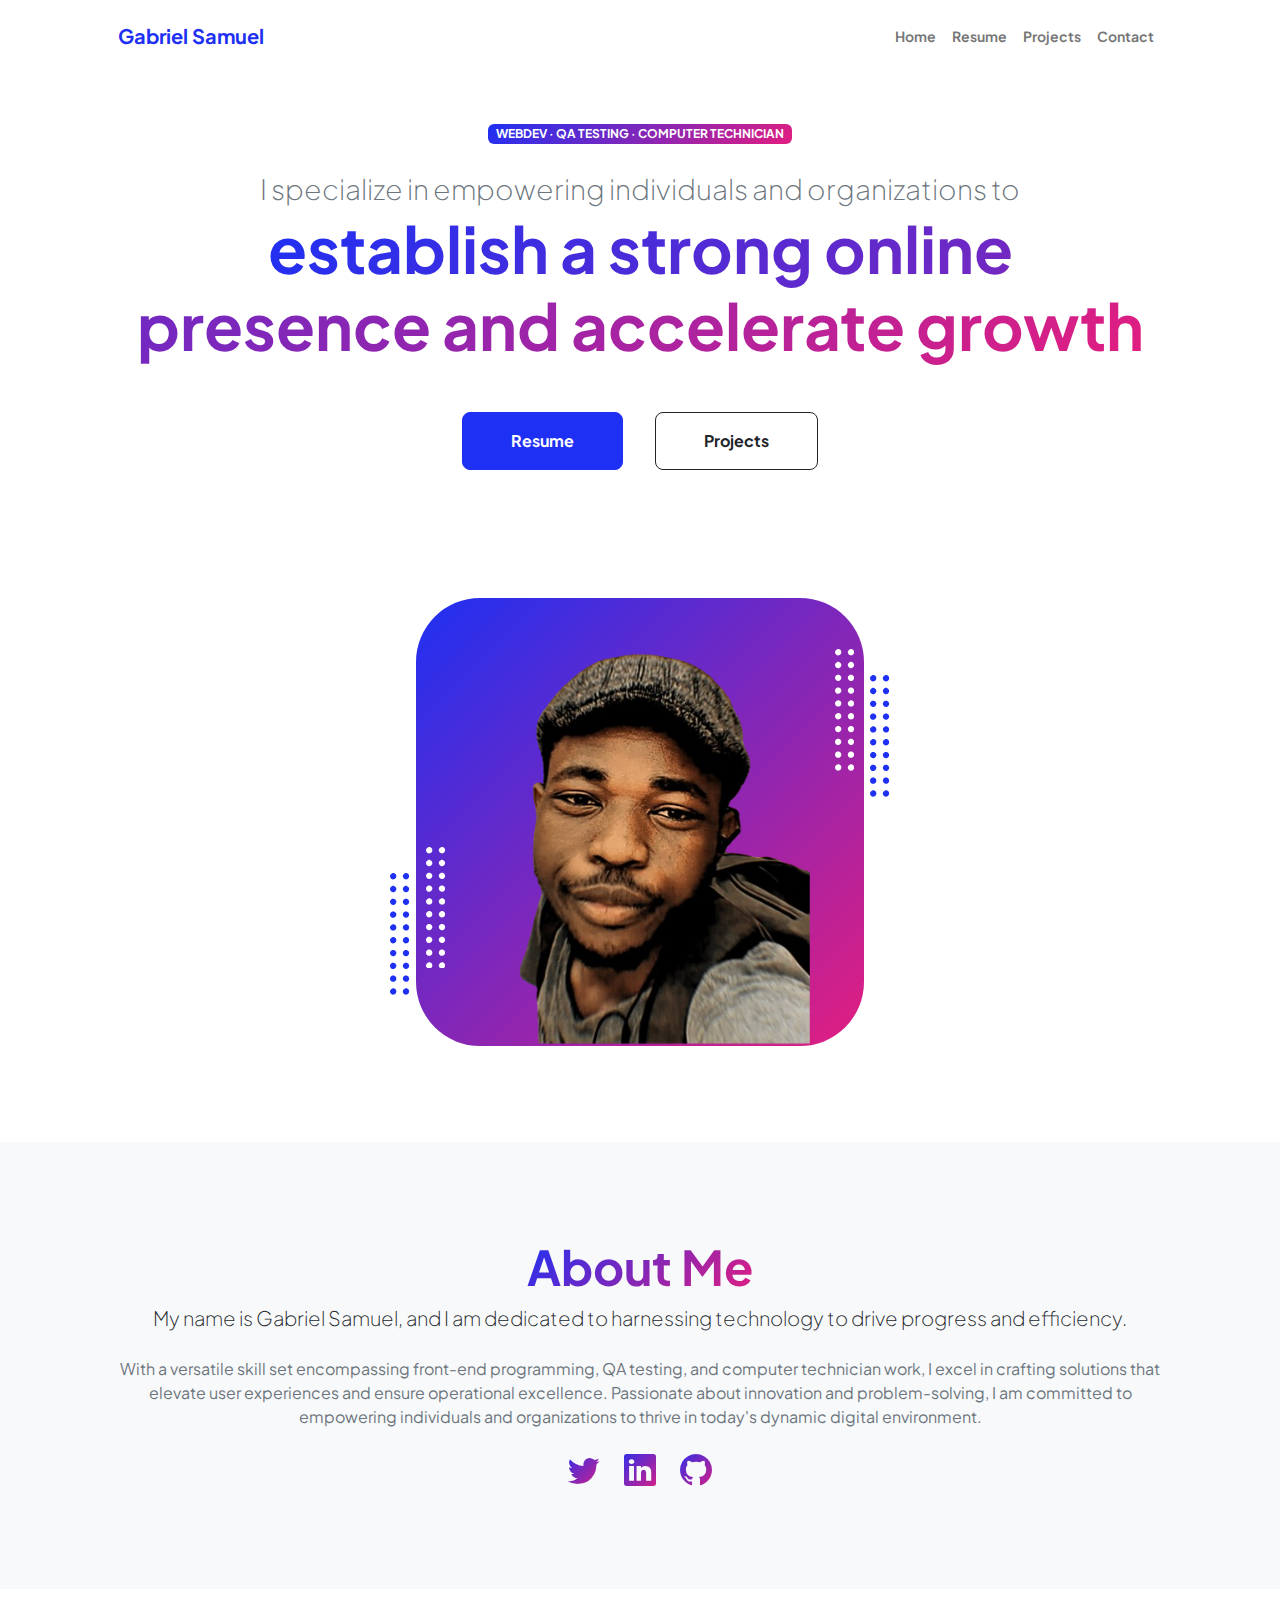
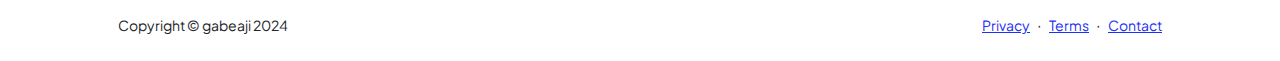
<file: index.html>
<!DOCTYPE html>
<html lang="en">
    <head>
        <meta charset="utf-8" />
        <meta name="viewport" content="width=device-width, initial-scale=1, shrink-to-fit=no" />
        <meta name="description" content="" />
        <meta name="author" content="" />
        <title>Gabriel Samuel</title>
        <!-- Favicon-->
        <link rel="icon" type="image/x-icon" href="assets/favicon.ico" />
        <!-- Custom Google font-->
        <link rel="preconnect" href="https://fonts.googleapis.com" />
        <link rel="preconnect" href="https://fonts.gstatic.com" crossorigin />
        <link href="https://fonts.googleapis.com/css2?family=Plus+Jakarta+Sans:wght@100;200;300;400;500;600;700;800;900&amp;display=swap" rel="stylesheet" />
        <!-- Bootstrap icons-->
        <link href="https://cdn.jsdelivr.net/npm/bootstrap-icons@1.8.1/font/bootstrap-icons.css" rel="stylesheet" />
        <!-- Core theme CSS (includes Bootstrap)-->
        <link href="css/styles.css" rel="stylesheet" />
    </head>
    <body class="d-flex flex-column h-100">
        <main class="flex-shrink-0">
            <!-- Navigation-->
            <nav class="navbar navbar-expand-lg navbar-light bg-white py-3">
                <div class="container px-5">
                    <a class="navbar-brand" href="index.html"><span class="fw-bolder text-primary">Gabriel Samuel</span></a>
                    <button class="navbar-toggler" type="button" data-bs-toggle="collapse" data-bs-target="#navbarSupportedContent" aria-controls="navbarSupportedContent" aria-expanded="false" aria-label="Toggle navigation"><span class="navbar-toggler-icon"></span></button>
                    <div class="collapse navbar-collapse" id="navbarSupportedContent">
                        <ul class="navbar-nav ms-auto mb-2 mb-lg-0 small fw-bolder">
                            <li class="nav-item"><a class="nav-link" href="index.html">Home</a></li>
                            <li class="nav-item"><a class="nav-link" href="resume.html">Resume</a></li>
                            <li class="nav-item"><a class="nav-link" href="projects.html">Projects</a></li>
                            <li class="nav-item"><a class="nav-link" href="contact.html">Contact</a></li>
                        </ul>
                    </div>
                </div>
            </nav>
            <!-- Header-->
            <header class="py-5">
                <div class="container px-5 pb-5">
                    <div class="row gx-5 align-items-center">
                        <div class="col-xxl-5">
                            <!-- Header text content-->
                            <div class="text-center text-xxl-start">
                                <div class="badge bg-gradient-primary-to-secondary text-white mb-4"><div class="text-uppercase">WebDev &middot; QA testing &middot; Computer Technician</div></div>
                                <div class="fs-3 fw-light text-muted">I specialize in empowering individuals and organizations to</div>
                                <h1 class="display-3 fw-bolder mb-5"><span class="text-gradient d-inline">establish a strong online presence and accelerate growth</span></h1>
                                <div class="d-grid gap-3 d-sm-flex justify-content-sm-center justify-content-xxl-start mb-3">
                                    <a class="btn btn-primary btn-lg px-5 py-3 me-sm-3 fs-6 fw-bolder" href="resume.html">Resume</a>
                                    <a class="btn btn-outline-dark btn-lg px-5 py-3 fs-6 fw-bolder" href="projects.html">Projects</a>
                                </div>
                            </div>
                        </div>
                        <div class="col-xxl-7">
                            <!-- Header profile picture-->
                            <div class="d-flex justify-content-center mt-5 mt-xxl-0">
                                <div class="profile bg-gradient-primary-to-secondary">
                                    <img class="profile-img" src="assets/profile.png" alt="..." />
                                    <div class="dots-1">
                                        <!-- SVG Dots-->
                                        <svg version="1.1" xmlns="http://www.w3.org/2000/svg" xmlns:xlink="http://www.w3.org/1999/xlink" x="0px" y="0px" viewBox="0 0 191.6 1215.4" style="enable-background: new 0 0 191.6 1215.4" xml:space="preserve">
                                            <g transform="translate(0.000000,1280.000000) scale(0.100000,-0.100000)">
                                                <path d="M227.7,12788.6c-105-35-200-141-222-248c-43-206,163-412,369-369c155,32,275,190,260,339c-11,105-90,213-190,262        C383.7,12801.6,289.7,12808.6,227.7,12788.6z"></path>
                                                <path d="M1507.7,12788.6c-151-50-253-216-222-362c25-119,136-230,254-255c194-41,395,142,375,339c-11,105-90,213-190,262        C1663.7,12801.6,1569.7,12808.6,1507.7,12788.6z"></path>
                                                <path d="M227.7,11508.6c-105-35-200-141-222-248c-43-206,163-412,369-369c155,32,275,190,260,339c-11,105-90,213-190,262        C383.7,11521.6,289.7,11528.6,227.7,11508.6z"></path>
                                                <path d="M1507.7,11508.6c-151-50-253-216-222-362c25-119,136-230,254-255c194-41,395,142,375,339c-11,105-90,213-190,262        C1663.7,11521.6,1569.7,11528.6,1507.7,11508.6z"></path>
                                                <path d="M227.7,10228.6c-105-35-200-141-222-248c-43-206,163-412,369-369c155,32,275,190,260,339c-11,105-90,213-190,262        C383.7,10241.6,289.7,10248.6,227.7,10228.6z"></path>
                                                <path d="M1507.7,10228.6c-105-35-200-141-222-248c-43-206,163-412,369-369c155,32,275,190,260,339c-11,105-90,213-190,262        C1663.7,10241.6,1569.7,10248.6,1507.7,10228.6z"></path>
                                                <path d="M227.7,8948.6c-105-35-200-141-222-248c-43-206,163-412,369-369c155,32,275,190,260,339c-11,105-90,213-190,262        C383.7,8961.6,289.7,8968.6,227.7,8948.6z"></path>
                                                <path d="M1507.7,8948.6c-105-35-200-141-222-248c-43-206,163-412,369-369c155,32,275,190,260,339c-11,105-90,213-190,262        C1663.7,8961.6,1569.7,8968.6,1507.7,8948.6z"></path>
                                                <path d="M227.7,7668.6c-105-35-200-141-222-248c-43-206,163-412,369-369c155,32,275,190,260,339c-11,105-90,213-190,262        C383.7,7681.6,289.7,7688.6,227.7,7668.6z"></path>
                                                <path d="M1507.7,7668.6c-105-35-200-141-222-248c-43-206,163-412,369-369c155,32,275,190,260,339c-11,105-90,213-190,262        C1663.7,7681.6,1569.7,7688.6,1507.7,7668.6z"></path>
                                                <path d="M227.7,6388.6c-105-35-200-141-222-248c-43-206,163-412,369-369c155,32,275,190,260,339c-11,105-90,213-190,262        C383.7,6401.6,289.7,6408.6,227.7,6388.6z"></path>
                                                <path d="M1507.7,6388.6c-105-35-200-141-222-248c-43-206,163-412,369-369c155,32,275,190,260,339c-11,105-90,213-190,262        C1663.7,6401.6,1569.7,6408.6,1507.7,6388.6z"></path>
                                                <path d="M227.7,5108.6c-105-35-200-141-222-248c-43-206,163-412,369-369c155,32,275,190,260,339c-11,105-90,213-190,262        C383.7,5121.6,289.7,5128.6,227.7,5108.6z"></path>
                                                <path d="M1507.7,5108.6c-105-35-200-141-222-248c-43-206,163-412,369-369c155,32,275,190,260,339c-11,105-90,213-190,262        C1663.7,5121.6,1569.7,5128.6,1507.7,5108.6z"></path>
                                                <path d="M227.7,3828.6c-105-35-200-141-222-248c-43-206,163-412,369-369c155,32,275,190,260,339c-11,105-90,213-190,262        C383.7,3841.6,289.7,3848.6,227.7,3828.6z"></path>
                                                <path d="M1507.7,3828.6c-105-35-200-141-222-248c-43-206,163-412,369-369c155,32,275,190,260,339c-11,105-90,213-190,262        C1663.7,3841.6,1569.7,3848.6,1507.7,3828.6z"></path>
                                                <path d="M227.7,2548.6c-105-35-200-141-222-248c-43-206,163-412,369-369c155,32,275,190,260,339c-11,105-90,213-190,262        C383.7,2561.6,289.7,2568.6,227.7,2548.6z"></path>
                                                <path d="M1507.7,2548.6c-105-35-200-141-222-248c-43-206,163-412,369-369c155,32,275,190,260,339c-11,105-90,213-190,262        C1663.7,2561.6,1569.7,2568.6,1507.7,2548.6z"></path>
                                                <path d="M227.7,1268.6c-105-35-200-141-222-248c-43-206,163-412,369-369c155,32,275,190,260,339c-11,105-90,213-190,262        C383.7,1281.6,289.7,1288.6,227.7,1268.6z"></path>
                                                <path d="M1507.7,1268.6c-105-35-200-141-222-248c-43-206,163-412,369-369c155,32,275,190,260,339c-11,105-90,213-190,262        C1663.7,1281.6,1569.7,1288.6,1507.7,1268.6z"></path>
                                            </g>
                                        </svg>
                                        <!-- END of SVG dots-->
                                    </div>
                                    <div class="dots-2">
                                        <!-- SVG Dots-->
                                        <svg version="1.1" xmlns="http://www.w3.org/2000/svg" xmlns:xlink="http://www.w3.org/1999/xlink" x="0px" y="0px" viewBox="0 0 191.6 1215.4" style="enable-background: new 0 0 191.6 1215.4" xml:space="preserve">
                                            <g transform="translate(0.000000,1280.000000) scale(0.100000,-0.100000)">
                                                <path d="M227.7,12788.6c-105-35-200-141-222-248c-43-206,163-412,369-369c155,32,275,190,260,339c-11,105-90,213-190,262        C383.7,12801.6,289.7,12808.6,227.7,12788.6z"></path>
                                                <path d="M1507.7,12788.6c-151-50-253-216-222-362c25-119,136-230,254-255c194-41,395,142,375,339c-11,105-90,213-190,262        C1663.7,12801.6,1569.7,12808.6,1507.7,12788.6z"></path>
                                                <path d="M227.7,11508.6c-105-35-200-141-222-248c-43-206,163-412,369-369c155,32,275,190,260,339c-11,105-90,213-190,262        C383.7,11521.6,289.7,11528.6,227.7,11508.6z"></path>
                                                <path d="M1507.7,11508.6c-151-50-253-216-222-362c25-119,136-230,254-255c194-41,395,142,375,339c-11,105-90,213-190,262        C1663.7,11521.6,1569.7,11528.6,1507.7,11508.6z"></path>
                                                <path d="M227.7,10228.6c-105-35-200-141-222-248c-43-206,163-412,369-369c155,32,275,190,260,339c-11,105-90,213-190,262        C383.7,10241.6,289.7,10248.6,227.7,10228.6z"></path>
                                                <path d="M1507.7,10228.6c-105-35-200-141-222-248c-43-206,163-412,369-369c155,32,275,190,260,339c-11,105-90,213-190,262        C1663.7,10241.6,1569.7,10248.6,1507.7,10228.6z"></path>
                                                <path d="M227.7,8948.6c-105-35-200-141-222-248c-43-206,163-412,369-369c155,32,275,190,260,339c-11,105-90,213-190,262        C383.7,8961.6,289.7,8968.6,227.7,8948.6z"></path>
                                                <path d="M1507.7,8948.6c-105-35-200-141-222-248c-43-206,163-412,369-369c155,32,275,190,260,339c-11,105-90,213-190,262        C1663.7,8961.6,1569.7,8968.6,1507.7,8948.6z"></path>
                                                <path d="M227.7,7668.6c-105-35-200-141-222-248c-43-206,163-412,369-369c155,32,275,190,260,339c-11,105-90,213-190,262        C383.7,7681.6,289.7,7688.6,227.7,7668.6z"></path>
                                                <path d="M1507.7,7668.6c-105-35-200-141-222-248c-43-206,163-412,369-369c155,32,275,190,260,339c-11,105-90,213-190,262        C1663.7,7681.6,1569.7,7688.6,1507.7,7668.6z"></path>
                                                <path d="M227.7,6388.6c-105-35-200-141-222-248c-43-206,163-412,369-369c155,32,275,190,260,339c-11,105-90,213-190,262        C383.7,6401.6,289.7,6408.6,227.7,6388.6z"></path>
                                                <path d="M1507.7,6388.6c-105-35-200-141-222-248c-43-206,163-412,369-369c155,32,275,190,260,339c-11,105-90,213-190,262        C1663.7,6401.6,1569.7,6408.6,1507.7,6388.6z"></path>
                                                <path d="M227.7,5108.6c-105-35-200-141-222-248c-43-206,163-412,369-369c155,32,275,190,260,339c-11,105-90,213-190,262        C383.7,5121.6,289.7,5128.6,227.7,5108.6z"></path>
                                                <path d="M1507.7,5108.6c-105-35-200-141-222-248c-43-206,163-412,369-369c155,32,275,190,260,339c-11,105-90,213-190,262        C1663.7,5121.6,1569.7,5128.6,1507.7,5108.6z"></path>
                                                <path d="M227.7,3828.6c-105-35-200-141-222-248c-43-206,163-412,369-369c155,32,275,190,260,339c-11,105-90,213-190,262        C383.7,3841.6,289.7,3848.6,227.7,3828.6z"></path>
                                                <path d="M1507.7,3828.6c-105-35-200-141-222-248c-43-206,163-412,369-369c155,32,275,190,260,339c-11,105-90,213-190,262        C1663.7,3841.6,1569.7,3848.6,1507.7,3828.6z"></path>
                                                <path d="M227.7,2548.6c-105-35-200-141-222-248c-43-206,163-412,369-369c155,32,275,190,260,339c-11,105-90,213-190,262        C383.7,2561.6,289.7,2568.6,227.7,2548.6z"></path>
                                                <path d="M1507.7,2548.6c-105-35-200-141-222-248c-43-206,163-412,369-369c155,32,275,190,260,339c-11,105-90,213-190,262        C1663.7,2561.6,1569.7,2568.6,1507.7,2548.6z"></path>
                                                <path d="M227.7,1268.6c-105-35-200-141-222-248c-43-206,163-412,369-369c155,32,275,190,260,339c-11,105-90,213-190,262        C383.7,1281.6,289.7,1288.6,227.7,1268.6z"></path>
                                                <path d="M1507.7,1268.6c-105-35-200-141-222-248c-43-206,163-412,369-369c155,32,275,190,260,339c-11,105-90,213-190,262        C1663.7,1281.6,1569.7,1288.6,1507.7,1268.6z"></path>
                                            </g>
                                        </svg>
                                        <!-- END of SVG dots-->
                                    </div>
                                    <div class="dots-3">
                                        <!-- SVG Dots-->
                                        <svg version="1.1" xmlns="http://www.w3.org/2000/svg" xmlns:xlink="http://www.w3.org/1999/xlink" x="0px" y="0px" viewBox="0 0 191.6 1215.4" style="enable-background: new 0 0 191.6 1215.4" xml:space="preserve">
                                            <g transform="translate(0.000000,1280.000000) scale(0.100000,-0.100000)">
                                                <path d="M227.7,12788.6c-105-35-200-141-222-248c-43-206,163-412,369-369c155,32,275,190,260,339c-11,105-90,213-190,262        C383.7,12801.6,289.7,12808.6,227.7,12788.6z"></path>
                                                <path d="M1507.7,12788.6c-151-50-253-216-222-362c25-119,136-230,254-255c194-41,395,142,375,339c-11,105-90,213-190,262        C1663.7,12801.6,1569.7,12808.6,1507.7,12788.6z"></path>
                                                <path d="M227.7,11508.6c-105-35-200-141-222-248c-43-206,163-412,369-369c155,32,275,190,260,339c-11,105-90,213-190,262        C383.7,11521.6,289.7,11528.6,227.7,11508.6z"></path>
                                                <path d="M1507.7,11508.6c-151-50-253-216-222-362c25-119,136-230,254-255c194-41,395,142,375,339c-11,105-90,213-190,262        C1663.7,11521.6,1569.7,11528.6,1507.7,11508.6z"></path>
                                                <path d="M227.7,10228.6c-105-35-200-141-222-248c-43-206,163-412,369-369c155,32,275,190,260,339c-11,105-90,213-190,262        C383.7,10241.6,289.7,10248.6,227.7,10228.6z"></path>
                                                <path d="M1507.7,10228.6c-105-35-200-141-222-248c-43-206,163-412,369-369c155,32,275,190,260,339c-11,105-90,213-190,262        C1663.7,10241.6,1569.7,10248.6,1507.7,10228.6z"></path>
                                                <path d="M227.7,8948.6c-105-35-200-141-222-248c-43-206,163-412,369-369c155,32,275,190,260,339c-11,105-90,213-190,262        C383.7,8961.6,289.7,8968.6,227.7,8948.6z"></path>
                                                <path d="M1507.7,8948.6c-105-35-200-141-222-248c-43-206,163-412,369-369c155,32,275,190,260,339c-11,105-90,213-190,262        C1663.7,8961.6,1569.7,8968.6,1507.7,8948.6z"></path>
                                                <path d="M227.7,7668.6c-105-35-200-141-222-248c-43-206,163-412,369-369c155,32,275,190,260,339c-11,105-90,213-190,262        C383.7,7681.6,289.7,7688.6,227.7,7668.6z"></path>
                                                <path d="M1507.7,7668.6c-105-35-200-141-222-248c-43-206,163-412,369-369c155,32,275,190,260,339c-11,105-90,213-190,262        C1663.7,7681.6,1569.7,7688.6,1507.7,7668.6z"></path>
                                                <path d="M227.7,6388.6c-105-35-200-141-222-248c-43-206,163-412,369-369c155,32,275,190,260,339c-11,105-90,213-190,262        C383.7,6401.6,289.7,6408.6,227.7,6388.6z"></path>
                                                <path d="M1507.7,6388.6c-105-35-200-141-222-248c-43-206,163-412,369-369c155,32,275,190,260,339c-11,105-90,213-190,262        C1663.7,6401.6,1569.7,6408.6,1507.7,6388.6z"></path>
                                                <path d="M227.7,5108.6c-105-35-200-141-222-248c-43-206,163-412,369-369c155,32,275,190,260,339c-11,105-90,213-190,262        C383.7,5121.6,289.7,5128.6,227.7,5108.6z"></path>
                                                <path d="M1507.7,5108.6c-105-35-200-141-222-248c-43-206,163-412,369-369c155,32,275,190,260,339c-11,105-90,213-190,262        C1663.7,5121.6,1569.7,5128.6,1507.7,5108.6z"></path>
                                                <path d="M227.7,3828.6c-105-35-200-141-222-248c-43-206,163-412,369-369c155,32,275,190,260,339c-11,105-90,213-190,262        C383.7,3841.6,289.7,3848.6,227.7,3828.6z"></path>
                                                <path d="M1507.7,3828.6c-105-35-200-141-222-248c-43-206,163-412,369-369c155,32,275,190,260,339c-11,105-90,213-190,262        C1663.7,3841.6,1569.7,3848.6,1507.7,3828.6z"></path>
                                                <path d="M227.7,2548.6c-105-35-200-141-222-248c-43-206,163-412,369-369c155,32,275,190,260,339c-11,105-90,213-190,262        C383.7,2561.6,289.7,2568.6,227.7,2548.6z"></path>
                                                <path d="M1507.7,2548.6c-105-35-200-141-222-248c-43-206,163-412,369-369c155,32,275,190,260,339c-11,105-90,213-190,262        C1663.7,2561.6,1569.7,2568.6,1507.7,2548.6z"></path>
                                                <path d="M227.7,1268.6c-105-35-200-141-222-248c-43-206,163-412,369-369c155,32,275,190,260,339c-11,105-90,213-190,262        C383.7,1281.6,289.7,1288.6,227.7,1268.6z"></path>
                                                <path d="M1507.7,1268.6c-105-35-200-141-222-248c-43-206,163-412,369-369c155,32,275,190,260,339c-11,105-90,213-190,262        C1663.7,1281.6,1569.7,1288.6,1507.7,1268.6z"></path>
                                            </g>
                                        </svg>
                                        <!-- END of SVG dots-->
                                    </div>
                                    <div class="dots-4">
                                        <!-- SVG Dots-->
                                        <svg version="1.1" xmlns="http://www.w3.org/2000/svg" xmlns:xlink="http://www.w3.org/1999/xlink" x="0px" y="0px" viewBox="0 0 191.6 1215.4" style="enable-background: new 0 0 191.6 1215.4" xml:space="preserve">
                                            <g transform="translate(0.000000,1280.000000) scale(0.100000,-0.100000)">
                                                <path d="M227.7,12788.6c-105-35-200-141-222-248c-43-206,163-412,369-369c155,32,275,190,260,339c-11,105-90,213-190,262        C383.7,12801.6,289.7,12808.6,227.7,12788.6z"></path>
                                                <path d="M1507.7,12788.6c-151-50-253-216-222-362c25-119,136-230,254-255c194-41,395,142,375,339c-11,105-90,213-190,262        C1663.7,12801.6,1569.7,12808.6,1507.7,12788.6z"></path>
                                                <path d="M227.7,11508.6c-105-35-200-141-222-248c-43-206,163-412,369-369c155,32,275,190,260,339c-11,105-90,213-190,262        C383.7,11521.6,289.7,11528.6,227.7,11508.6z"></path>
                                                <path d="M1507.7,11508.6c-151-50-253-216-222-362c25-119,136-230,254-255c194-41,395,142,375,339c-11,105-90,213-190,262        C1663.7,11521.6,1569.7,11528.6,1507.7,11508.6z"></path>
                                                <path d="M227.7,10228.6c-105-35-200-141-222-248c-43-206,163-412,369-369c155,32,275,190,260,339c-11,105-90,213-190,262        C383.7,10241.6,289.7,10248.6,227.7,10228.6z"></path>
                                                <path d="M1507.7,10228.6c-105-35-200-141-222-248c-43-206,163-412,369-369c155,32,275,190,260,339c-11,105-90,213-190,262        C1663.7,10241.6,1569.7,10248.6,1507.7,10228.6z"></path>
                                                <path d="M227.7,8948.6c-105-35-200-141-222-248c-43-206,163-412,369-369c155,32,275,190,260,339c-11,105-90,213-190,262        C383.7,8961.6,289.7,8968.6,227.7,8948.6z"></path>
                                                <path d="M1507.7,8948.6c-105-35-200-141-222-248c-43-206,163-412,369-369c155,32,275,190,260,339c-11,105-90,213-190,262        C1663.7,8961.6,1569.7,8968.6,1507.7,8948.6z"></path>
                                                <path d="M227.7,7668.6c-105-35-200-141-222-248c-43-206,163-412,369-369c155,32,275,190,260,339c-11,105-90,213-190,262        C383.7,7681.6,289.7,7688.6,227.7,7668.6z"></path>
                                                <path d="M1507.7,7668.6c-105-35-200-141-222-248c-43-206,163-412,369-369c155,32,275,190,260,339c-11,105-90,213-190,262        C1663.7,7681.6,1569.7,7688.6,1507.7,7668.6z"></path>
                                                <path d="M227.7,6388.6c-105-35-200-141-222-248c-43-206,163-412,369-369c155,32,275,190,260,339c-11,105-90,213-190,262        C383.7,6401.6,289.7,6408.6,227.7,6388.6z"></path>
                                                <path d="M1507.7,6388.6c-105-35-200-141-222-248c-43-206,163-412,369-369c155,32,275,190,260,339c-11,105-90,213-190,262        C1663.7,6401.6,1569.7,6408.6,1507.7,6388.6z"></path>
                                                <path d="M227.7,5108.6c-105-35-200-141-222-248c-43-206,163-412,369-369c155,32,275,190,260,339c-11,105-90,213-190,262        C383.7,5121.6,289.7,5128.6,227.7,5108.6z"></path>
                                                <path d="M1507.7,5108.6c-105-35-200-141-222-248c-43-206,163-412,369-369c155,32,275,190,260,339c-11,105-90,213-190,262        C1663.7,5121.6,1569.7,5128.6,1507.7,5108.6z"></path>
                                                <path d="M227.7,3828.6c-105-35-200-141-222-248c-43-206,163-412,369-369c155,32,275,190,260,339c-11,105-90,213-190,262        C383.7,3841.6,289.7,3848.6,227.7,3828.6z"></path>
                                                <path d="M1507.7,3828.6c-105-35-200-141-222-248c-43-206,163-412,369-369c155,32,275,190,260,339c-11,105-90,213-190,262        C1663.7,3841.6,1569.7,3848.6,1507.7,3828.6z"></path>
                                                <path d="M227.7,2548.6c-105-35-200-141-222-248c-43-206,163-412,369-369c155,32,275,190,260,339c-11,105-90,213-190,262        C383.7,2561.6,289.7,2568.6,227.7,2548.6z"></path>
                                                <path d="M1507.7,2548.6c-105-35-200-141-222-248c-43-206,163-412,369-369c155,32,275,190,260,339c-11,105-90,213-190,262        C1663.7,2561.6,1569.7,2568.6,1507.7,2548.6z"></path>
                                                <path d="M227.7,1268.6c-105-35-200-141-222-248c-43-206,163-412,369-369c155,32,275,190,260,339c-11,105-90,213-190,262        C383.7,1281.6,289.7,1288.6,227.7,1268.6z"></path>
                                                <path d="M1507.7,1268.6c-105-35-200-141-222-248c-43-206,163-412,369-369c155,32,275,190,260,339c-11,105-90,213-190,262        C1663.7,1281.6,1569.7,1288.6,1507.7,1268.6z"></path>
                                            </g>
                                        </svg>
                                        <!-- END of SVG dots-->
                                    </div>
                                </div>
                            </div>
                        </div>
                    </div>
                </div>
            </header>
            <!-- About Section-->
            <section class="bg-light py-5">
                <div class="container px-5">
                    <div class="row gx-5 justify-content-center">
                        <div class="col-xxl-8">
                            <div class="text-center my-5">
                                <h2 class="display-5 fw-bolder"><span class="text-gradient d-inline">About Me</span></h2>
                                <p class="lead fw-light mb-4">My name is Gabriel Samuel, and I am dedicated to harnessing technology to drive progress and efficiency.</p>
                                <p class="text-muted">With a versatile skill set encompassing front-end programming, QA testing, and computer technician work, I excel in crafting solutions that elevate user experiences and ensure operational excellence. Passionate about innovation and problem-solving, I am committed to empowering individuals and organizations to thrive in today's dynamic digital environment.</p>
                                <div class="d-flex justify-content-center fs-2 gap-4">
                                    <a class="text-gradient" href="#!"><i class="bi bi-twitter"></i></a>
                                    <a class="text-gradient" href="#!"><i class="bi bi-linkedin"></i></a>
                                    <a class="text-gradient" href="#!"><i class="bi bi-github"></i></a>
                                </div>
                            </div>
                        </div>
                    </div>
                </div>
            </section>
        </main>
        <!-- Footer-->
        <footer class="bg-white py-4 mt-auto">
            <div class="container px-5">
                <div class="row align-items-center justify-content-between flex-column flex-sm-row">
                    <div class="col-auto"><div class="small m-0">Copyright &copy; gabeaji 2024</div></div>
                    <div class="col-auto">
                        <a class="small" href="#!">Privacy</a>
                        <span class="mx-1">&middot;</span>
                        <a class="small" href="#!">Terms</a>
                        <span class="mx-1">&middot;</span>
                        <a class="small" href="#!">Contact</a>
                    </div>
                </div>
            </div>
        </footer>
        <!-- Bootstrap core JS-->
        <script src="https://cdn.jsdelivr.net/npm/bootstrap@5.2.3/dist/js/bootstrap.bundle.min.js"></script>
        <!-- Core theme JS-->
        <script src="js/scripts.js"></script>
    </body>
</html>
</file>
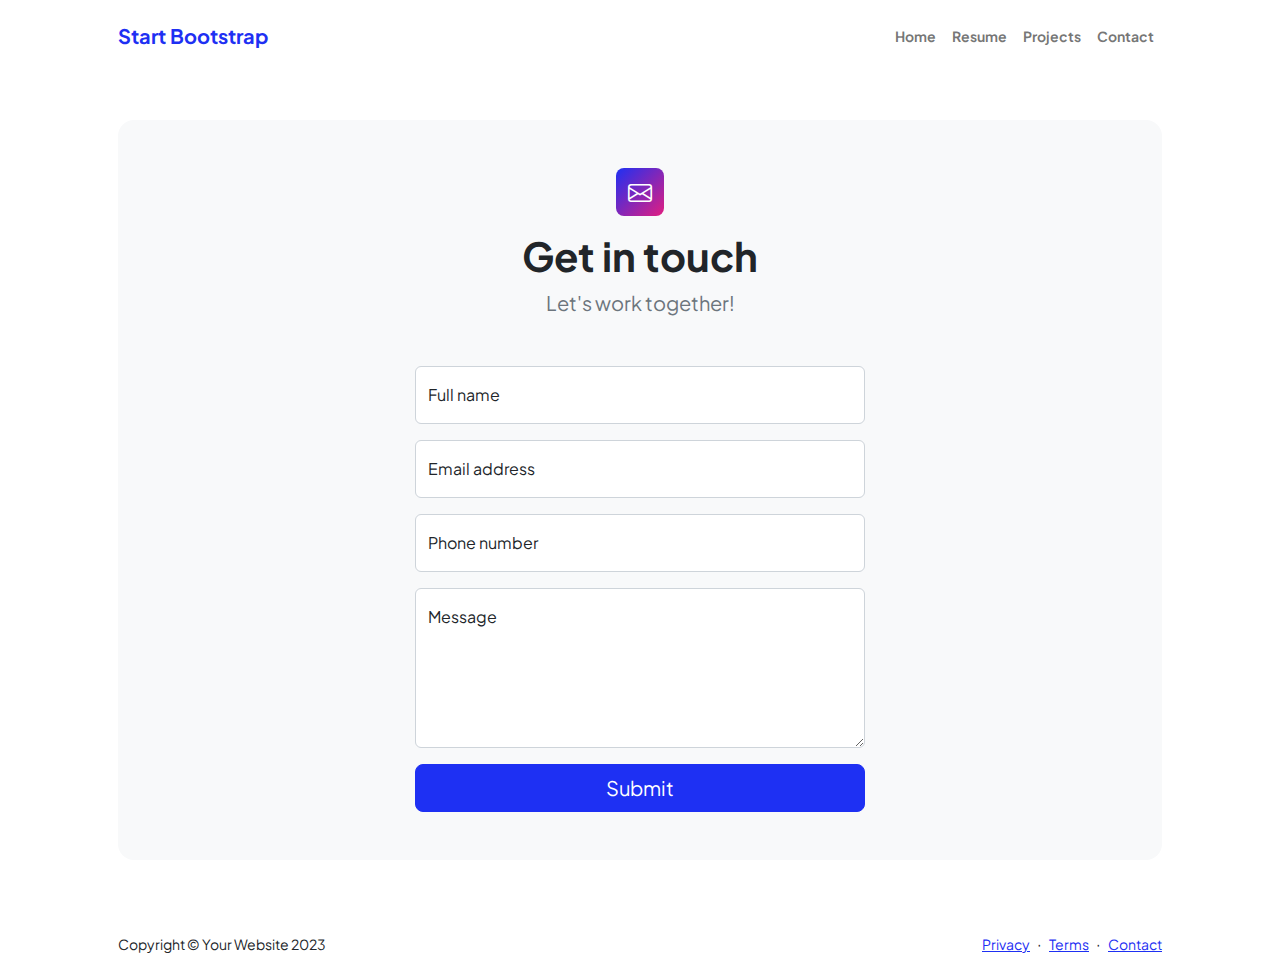
<file: contact.html>
<!DOCTYPE html>
<html lang="en">
<head>
    <meta charset="utf-8" />
    <meta name="viewport" content="width=device-width, initial-scale=1, shrink-to-fit=no" />
    <meta name="description" content />
    <meta name="author" content />
    <title>Gabriel Samuel's portfolio website</title>
    <!-- Favicon-->
    <link rel="icon" type="image/x-icon" href="assets/favicon.ico" />
    <!-- Custom Google font-->
    <link rel="preconnect" href="https://fonts.googleapis.com" />
    <link rel="preconnect" href="https://fonts.gstatic.com" crossorigin />
    <link href="https://fonts.googleapis.com/css2?family=Plus+Jakarta+Sans:wght@100;200;300;400;500;600;700;800;900&amp;display=swap" rel="stylesheet" />
    <!-- Bootstrap icons-->
    <link href="https://cdn.jsdelivr.net/npm/bootstrap-icons@1.8.1/font/bootstrap-icons.css" rel="stylesheet" />
    <!-- Core theme CSS (includes Bootstrap)-->
    <link href="css/styles.css" rel="stylesheet" />
</head>
<body class="d-flex flex-column">
<main class="flex-shrink-0">
    <!-- Navigation-->
    <nav class="navbar navbar-expand-lg navbar-light bg-white py-3">
        <div class="container px-5">
            <a class="navbar-brand" href="index.html"><span class="fw-bolder text-primary">Start Bootstrap</span></a>
            <button class="navbar-toggler" type="button" data-bs-toggle="collapse" data-bs-target="#navbarSupportedContent" aria-controls="navbarSupportedContent" aria-expanded="false" aria-label="Toggle navigation"><span class="navbar-toggler-icon"></span></button>
            <div class="collapse navbar-collapse" id="navbarSupportedContent">
                <ul class="navbar-nav ms-auto mb-2 mb-lg-0 small fw-bolder">
                    <li class="nav-item"><a class="nav-link" href="index.html">Home</a></li>
                    <li class="nav-item"><a class="nav-link" href="resume.html">Resume</a></li>
                    <li class="nav-item"><a class="nav-link" href="projects.html">Projects</a></li>
                    <li class="nav-item"><a class="nav-link" href="contact.php">Contact</a></li>
                </ul>
            </div>
        </div>
    </nav>
    <!-- Page content-->
    <section class="py-5">
        <div class="container px-5">
            <!-- Contact form-->
            <div class="bg-light rounded-4 py-5 px-4 px-md-5">
                <div class="text-center mb-5">
                    <div class="feature bg-primary bg-gradient-primary-to-secondary text-white rounded-3 mb-3"><i class="bi bi-envelope"></i></div>
                    <h1 class="fw-bolder">Get in touch</h1>
                    <p class="lead fw-normal text-muted mb-0">Let's work together!</p>
                </div>
                <div class="row gx-5 justify-content-center">
                    <div class="col-lg-8 col-xl-6">
                        <form id="contactForm" action="process-form.php" method="post">
                            <!-- Name input-->
                            <div class="form-floating mb-3">
                                <input class="form-control" id="name" name="name" type="text" placeholder="Enter your name..." />
                                <label for="name">Full name</label>
                            </div>
                            <!-- Email address input-->
                            <div class="form-floating mb-3">
                                <input class="form-control" id="email" name="email" type="email" placeholder="name@example.com" />
                                <label for="email">Email address</label>
                            </div>
                            <!-- Phone number input-->
                            <div class="form-floating mb-3">
                                <input class="form-control" id="phone" name="phone" type="tel" placeholder="(123) 456-7890" />
                                <label for="phone">Phone number</label>
                            </div>
                            <!-- Message input-->
                            <div class="form-floating mb-3">
                                <textarea class="form-control" id="message" name="message" type="text" placeholder="Enter your message here..." style="height: 10rem"></textarea>
                                <label for="message">Message</label>
                            </div>
                            <!-- Submit Button-->
                            <div class="d-grid">
                                <button class="btn btn-primary btn-lg" id="submitButton" type="submit">Submit</button>
                            </div>
                        </form>
                    </div>
                </div>
            </div>
        </div>
    </section>
</main>
<!-- Footer-->
<footer class="bg-white py-4 mt-auto">
    <div class="container px-5">
        <div class="row align-items-center justify-content-between flex-column flex-sm-row">
            <div class="col-auto"><div class="small m-0">Copyright &copy; Your Website 2023</div></div>
            <div class="col-auto">
                <a class="small" href="#!">Privacy</a>
                <span class="mx-1">&middot;</span>
                <a class="small" href="#!">Terms</a>
                <span class="mx-1">&middot;</span>
                <a class="small" href="#!">Contact</a>
            </div>
        </div>
    </div>
</footer>
<!-- Bootstrap core JS-->
<script src="https://cdn.jsdelivr.net/npm/bootstrap@5.2.3/dist/js/bootstrap.bundle.min.js"></script>
<!-- Core theme JS-->
<script src="js/scripts.js"></script>
</body>
</html>
</file>
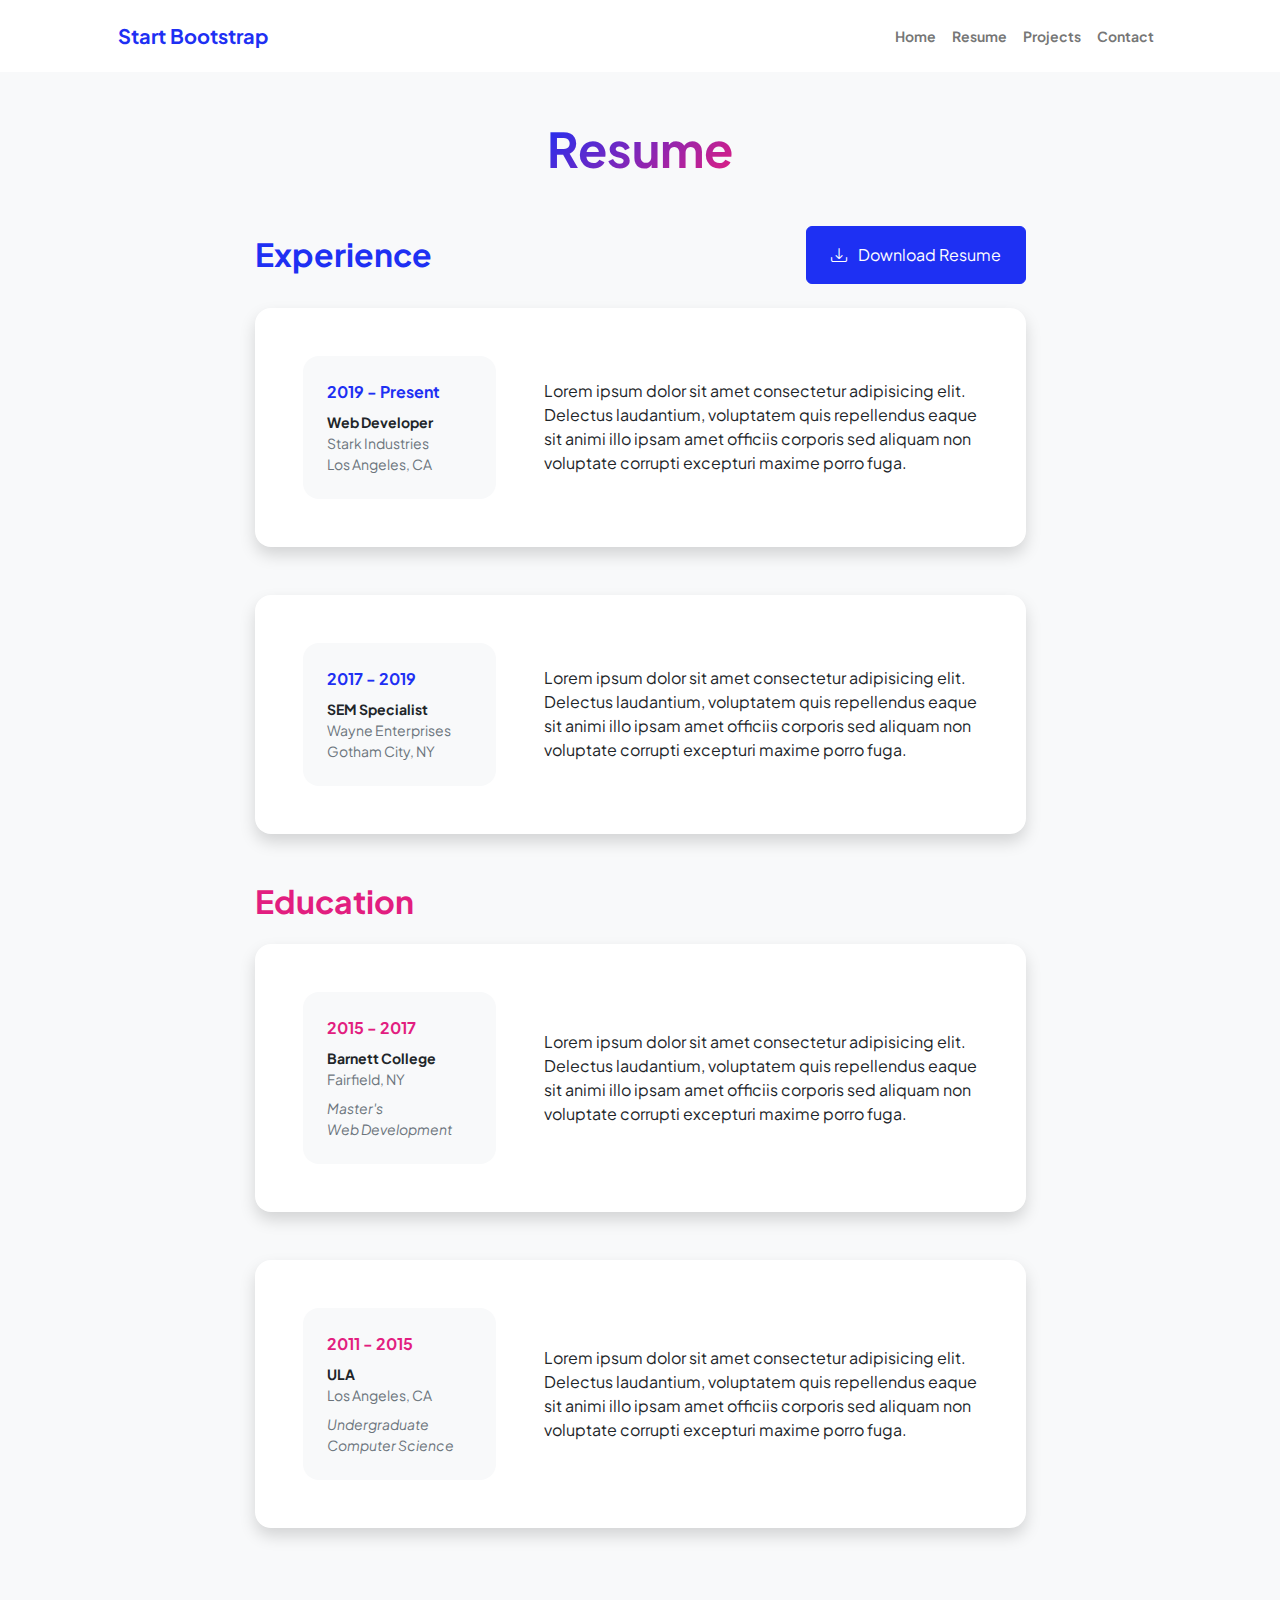
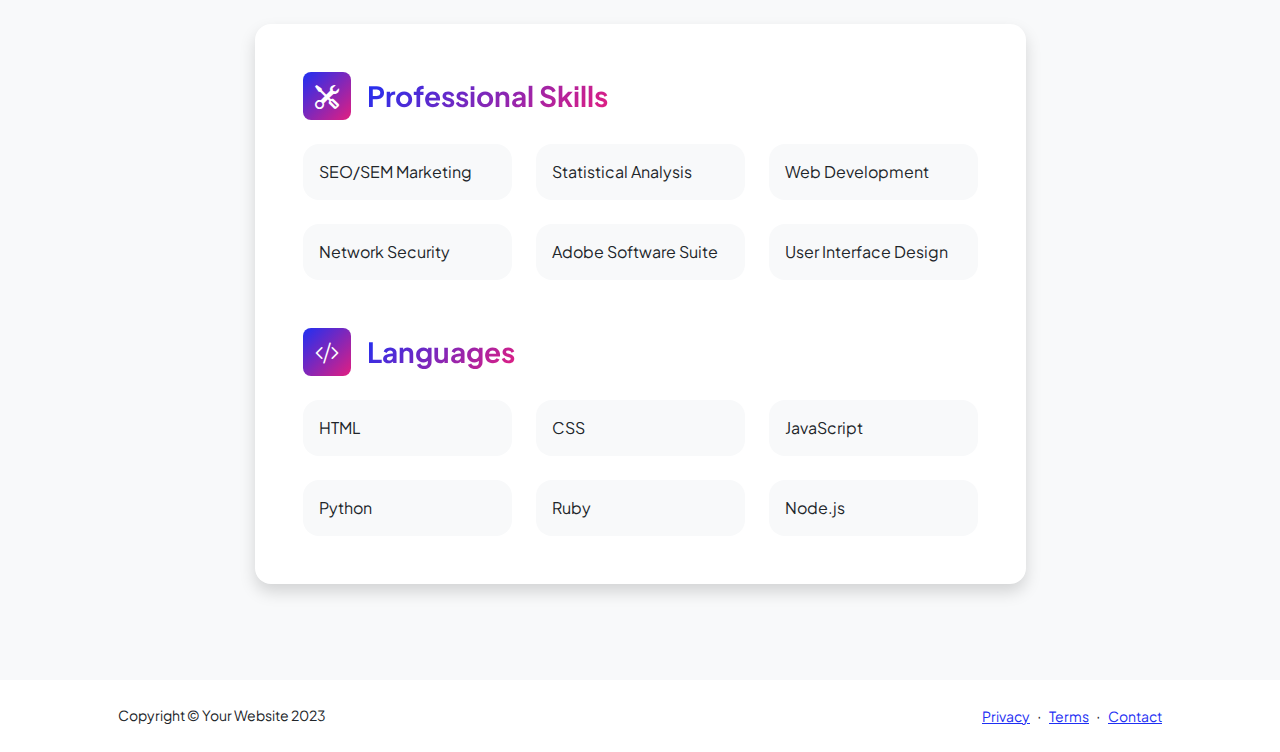
<file: resume.html>
<!DOCTYPE html>
<html lang="en">
    <head>
        <meta charset="utf-8" />
        <meta name="viewport" content="width=device-width, initial-scale=1, shrink-to-fit=no" />
        <meta name="description" content="" />
        <meta name="author" content="" />
        <title>Personal - Start Bootstrap Template</title>
        <!-- Favicon-->
        <link rel="icon" type="image/x-icon" href="assets/favicon.ico" />
        <!-- Custom Google font-->
        <link rel="preconnect" href="https://fonts.googleapis.com" />
        <link rel="preconnect" href="https://fonts.gstatic.com" crossorigin />
        <link href="https://fonts.googleapis.com/css2?family=Plus+Jakarta+Sans:wght@100;200;300;400;500;600;700;800;900&amp;display=swap" rel="stylesheet" />
        <!-- Bootstrap icons-->
        <link href="https://cdn.jsdelivr.net/npm/bootstrap-icons@1.8.1/font/bootstrap-icons.css" rel="stylesheet" />
        <!-- Core theme CSS (includes Bootstrap)-->
        <link href="css/styles.css" rel="stylesheet" />
    </head>
    <body class="d-flex flex-column h-100 bg-light">
        <main class="flex-shrink-0">
            <!-- Navigation-->
            <nav class="navbar navbar-expand-lg navbar-light bg-white py-3">
                <div class="container px-5">
                    <a class="navbar-brand" href="index.html"><span class="fw-bolder text-primary">Start Bootstrap</span></a>
                    <button class="navbar-toggler" type="button" data-bs-toggle="collapse" data-bs-target="#navbarSupportedContent" aria-controls="navbarSupportedContent" aria-expanded="false" aria-label="Toggle navigation"><span class="navbar-toggler-icon"></span></button>
                    <div class="collapse navbar-collapse" id="navbarSupportedContent">
                        <ul class="navbar-nav ms-auto mb-2 mb-lg-0 small fw-bolder">
                            <li class="nav-item"><a class="nav-link" href="index.html">Home</a></li>
                            <li class="nav-item"><a class="nav-link" href="resume.html">Resume</a></li>
                            <li class="nav-item"><a class="nav-link" href="projects.html">Projects</a></li>
                            <li class="nav-item"><a class="nav-link" href="contact.html">Contact</a></li>
                        </ul>
                    </div>
                </div>
            </nav>
            <!-- Page Content-->
            <div class="container px-5 my-5">
                <div class="text-center mb-5">
                    <h1 class="display-5 fw-bolder mb-0"><span class="text-gradient d-inline">Resume</span></h1>
                </div>
                <div class="row gx-5 justify-content-center">
                    <div class="col-lg-11 col-xl-9 col-xxl-8">
                        <!-- Experience Section-->
                        <section>
                            <div class="d-flex align-items-center justify-content-between mb-4">
                                <h2 class="text-primary fw-bolder mb-0">Experience</h2>
                                <!-- Download resume button-->
                                <!-- Note: Set the link href target to a PDF file within your project-->
                                <a class="btn btn-primary px-4 py-3" href="#!">
                                    <div class="d-inline-block bi bi-download me-2"></div>
                                    Download Resume
                                </a>
                            </div>
                            <!-- Experience Card 1-->
                            <div class="card shadow border-0 rounded-4 mb-5">
                                <div class="card-body p-5">
                                    <div class="row align-items-center gx-5">
                                        <div class="col text-center text-lg-start mb-4 mb-lg-0">
                                            <div class="bg-light p-4 rounded-4">
                                                <div class="text-primary fw-bolder mb-2">2019 - Present</div>
                                                <div class="small fw-bolder">Web Developer</div>
                                                <div class="small text-muted">Stark Industries</div>
                                                <div class="small text-muted">Los Angeles, CA</div>
                                            </div>
                                        </div>
                                        <div class="col-lg-8"><div>Lorem ipsum dolor sit amet consectetur adipisicing elit. Delectus laudantium, voluptatem quis repellendus eaque sit animi illo ipsam amet officiis corporis sed aliquam non voluptate corrupti excepturi maxime porro fuga.</div></div>
                                    </div>
                                </div>
                            </div>
                            <!-- Experience Card 2-->
                            <div class="card shadow border-0 rounded-4 mb-5">
                                <div class="card-body p-5">
                                    <div class="row align-items-center gx-5">
                                        <div class="col text-center text-lg-start mb-4 mb-lg-0">
                                            <div class="bg-light p-4 rounded-4">
                                                <div class="text-primary fw-bolder mb-2">2017 - 2019</div>
                                                <div class="small fw-bolder">SEM Specialist</div>
                                                <div class="small text-muted">Wayne Enterprises</div>
                                                <div class="small text-muted">Gotham City, NY</div>
                                            </div>
                                        </div>
                                        <div class="col-lg-8"><div>Lorem ipsum dolor sit amet consectetur adipisicing elit. Delectus laudantium, voluptatem quis repellendus eaque sit animi illo ipsam amet officiis corporis sed aliquam non voluptate corrupti excepturi maxime porro fuga.</div></div>
                                    </div>
                                </div>
                            </div>
                        </section>
                        <!-- Education Section-->
                        <section>
                            <h2 class="text-secondary fw-bolder mb-4">Education</h2>
                            <!-- Education Card 1-->
                            <div class="card shadow border-0 rounded-4 mb-5">
                                <div class="card-body p-5">
                                    <div class="row align-items-center gx-5">
                                        <div class="col text-center text-lg-start mb-4 mb-lg-0">
                                            <div class="bg-light p-4 rounded-4">
                                                <div class="text-secondary fw-bolder mb-2">2015 - 2017</div>
                                                <div class="mb-2">
                                                    <div class="small fw-bolder">Barnett College</div>
                                                    <div class="small text-muted">Fairfield, NY</div>
                                                </div>
                                                <div class="fst-italic">
                                                    <div class="small text-muted">Master's</div>
                                                    <div class="small text-muted">Web Development</div>
                                                </div>
                                            </div>
                                        </div>
                                        <div class="col-lg-8"><div>Lorem ipsum dolor sit amet consectetur adipisicing elit. Delectus laudantium, voluptatem quis repellendus eaque sit animi illo ipsam amet officiis corporis sed aliquam non voluptate corrupti excepturi maxime porro fuga.</div></div>
                                    </div>
                                </div>
                            </div>
                            <!-- Education Card 2-->
                            <div class="card shadow border-0 rounded-4 mb-5">
                                <div class="card-body p-5">
                                    <div class="row align-items-center gx-5">
                                        <div class="col text-center text-lg-start mb-4 mb-lg-0">
                                            <div class="bg-light p-4 rounded-4">
                                                <div class="text-secondary fw-bolder mb-2">2011 - 2015</div>
                                                <div class="mb-2">
                                                    <div class="small fw-bolder">ULA</div>
                                                    <div class="small text-muted">Los Angeles, CA</div>
                                                </div>
                                                <div class="fst-italic">
                                                    <div class="small text-muted">Undergraduate</div>
                                                    <div class="small text-muted">Computer Science</div>
                                                </div>
                                            </div>
                                        </div>
                                        <div class="col-lg-8"><div>Lorem ipsum dolor sit amet consectetur adipisicing elit. Delectus laudantium, voluptatem quis repellendus eaque sit animi illo ipsam amet officiis corporis sed aliquam non voluptate corrupti excepturi maxime porro fuga.</div></div>
                                    </div>
                                </div>
                            </div>
                        </section>
                        <!-- Divider-->
                        <div class="pb-5"></div>
                        <!-- Skills Section-->
                        <section>
                            <!-- Skillset Card-->
                            <div class="card shadow border-0 rounded-4 mb-5">
                                <div class="card-body p-5">
                                    <!-- Professional skills list-->
                                    <div class="mb-5">
                                        <div class="d-flex align-items-center mb-4">
                                            <div class="feature bg-primary bg-gradient-primary-to-secondary text-white rounded-3 me-3"><i class="bi bi-tools"></i></div>
                                            <h3 class="fw-bolder mb-0"><span class="text-gradient d-inline">Professional Skills</span></h3>
                                        </div>
                                        <div class="row row-cols-1 row-cols-md-3 mb-4">
                                            <div class="col mb-4 mb-md-0"><div class="d-flex align-items-center bg-light rounded-4 p-3 h-100">SEO/SEM Marketing</div></div>
                                            <div class="col mb-4 mb-md-0"><div class="d-flex align-items-center bg-light rounded-4 p-3 h-100">Statistical Analysis</div></div>
                                            <div class="col"><div class="d-flex align-items-center bg-light rounded-4 p-3 h-100">Web Development</div></div>
                                        </div>
                                        <div class="row row-cols-1 row-cols-md-3">
                                            <div class="col mb-4 mb-md-0"><div class="d-flex align-items-center bg-light rounded-4 p-3 h-100">Network Security</div></div>
                                            <div class="col mb-4 mb-md-0"><div class="d-flex align-items-center bg-light rounded-4 p-3 h-100">Adobe Software Suite</div></div>
                                            <div class="col"><div class="d-flex align-items-center bg-light rounded-4 p-3 h-100">User Interface Design</div></div>
                                        </div>
                                    </div>
                                    <!-- Languages list-->
                                    <div class="mb-0">
                                        <div class="d-flex align-items-center mb-4">
                                            <div class="feature bg-primary bg-gradient-primary-to-secondary text-white rounded-3 me-3"><i class="bi bi-code-slash"></i></div>
                                            <h3 class="fw-bolder mb-0"><span class="text-gradient d-inline">Languages</span></h3>
                                        </div>
                                        <div class="row row-cols-1 row-cols-md-3 mb-4">
                                            <div class="col mb-4 mb-md-0"><div class="d-flex align-items-center bg-light rounded-4 p-3 h-100">HTML</div></div>
                                            <div class="col mb-4 mb-md-0"><div class="d-flex align-items-center bg-light rounded-4 p-3 h-100">CSS</div></div>
                                            <div class="col"><div class="d-flex align-items-center bg-light rounded-4 p-3 h-100">JavaScript</div></div>
                                        </div>
                                        <div class="row row-cols-1 row-cols-md-3">
                                            <div class="col mb-4 mb-md-0"><div class="d-flex align-items-center bg-light rounded-4 p-3 h-100">Python</div></div>
                                            <div class="col mb-4 mb-md-0"><div class="d-flex align-items-center bg-light rounded-4 p-3 h-100">Ruby</div></div>
                                            <div class="col"><div class="d-flex align-items-center bg-light rounded-4 p-3 h-100">Node.js</div></div>
                                        </div>
                                    </div>
                                </div>
                            </div>
                        </section>
                    </div>
                </div>
            </div>
        </main>
        <!-- Footer-->
        <footer class="bg-white py-4 mt-auto">
            <div class="container px-5">
                <div class="row align-items-center justify-content-between flex-column flex-sm-row">
                    <div class="col-auto"><div class="small m-0">Copyright &copy; Your Website 2023</div></div>
                    <div class="col-auto">
                        <a class="small" href="#!">Privacy</a>
                        <span class="mx-1">&middot;</span>
                        <a class="small" href="#!">Terms</a>
                        <span class="mx-1">&middot;</span>
                        <a class="small" href="#!">Contact</a>
                    </div>
                </div>
            </div>
        </footer>
        <!-- Bootstrap core JS-->
        <script src="https://cdn.jsdelivr.net/npm/bootstrap@5.2.3/dist/js/bootstrap.bundle.min.js"></script>
        <!-- Core theme JS-->
        <script src="js/scripts.js"></script>
    </body>
</html>
</file>
<file: css/styles.css>
@charset "UTF-8";
:root {
  --bs-blue: #1e30f3;
  --bs-indigo: #6610f2;
  --bs-purple: #6f42c1;
  --bs-pink: #e21e80;
  --bs-red: #dc3545;
  --bs-orange: #fd7e14;
  --bs-yellow: #ffc107;
  --bs-green: #198754;
  --bs-teal: #20c997;
  --bs-cyan: #0dcaf0;
  --bs-black: #000;
  --bs-white: #fff;
  --bs-gray: #6c757d;
  --bs-gray-dark: #343a40;
  --bs-gray-100: #f8f9fa;
  --bs-gray-200: #e9ecef;
  --bs-gray-300: #dee2e6;
  --bs-gray-400: #ced4da;
  --bs-gray-500: #adb5bd;
  --bs-gray-600: #6c757d;
  --bs-gray-700: #495057;
  --bs-gray-800: #343a40;
  --bs-gray-900: #212529;
  --bs-primary: #1e30f3;
  --bs-secondary: #e21e80;
  --bs-success: #198754;
  --bs-info: #0dcaf0;
  --bs-warning: #ffc107;
  --bs-danger: #dc3545;
  --bs-light: #f8f9fa;
  --bs-dark: #212529;
  --bs-primary-rgb: 30, 48, 243;
  --bs-secondary-rgb: 226, 30, 128;
  --bs-success-rgb: 25, 135, 84;
  --bs-info-rgb: 13, 202, 240;
  --bs-warning-rgb: 255, 193, 7;
  --bs-danger-rgb: 220, 53, 69;
  --bs-light-rgb: 248, 249, 250;
  --bs-dark-rgb: 33, 37, 41;
  --bs-white-rgb: 255, 255, 255;
  --bs-black-rgb: 0, 0, 0;
  --bs-body-color-rgb: 33, 37, 41;
  --bs-body-bg-rgb: 255, 255, 255;
  --bs-font-sans-serif: "Plus Jakarta Sans";
  --bs-font-monospace: SFMono-Regular, Menlo, Monaco, Consolas, "Liberation Mono", "Courier New", monospace;
  --bs-gradient: linear-gradient(180deg, rgba(255, 255, 255, 0.15), rgba(255, 255, 255, 0));
  --bs-body-font-family: var(--bs-font-sans-serif);
  --bs-body-font-size: 1rem;
  --bs-body-font-weight: 400;
  --bs-body-line-height: 1.5;
  --bs-body-color: #212529;
  --bs-body-bg: #fff;
  --bs-border-width: 1px;
  --bs-border-style: solid;
  --bs-border-color: #dee2e6;
  --bs-border-color-translucent: rgba(0, 0, 0, 0.175);
  --bs-border-radius: 0.375rem;
  --bs-border-radius-sm: 0.25rem;
  --bs-border-radius-lg: 0.5rem;
  --bs-border-radius-xl: 1rem;
  --bs-border-radius-2xl: 2rem;
  --bs-border-radius-pill: 50rem;
  --bs-link-color: #1e30f3;
  --bs-link-hover-color: #1826c2;
  --bs-code-color: #e21e80;
  --bs-highlight-bg: #fff3cd;
}

*,
*::before,
*::after {
  box-sizing: border-box;
}

@media (prefers-reduced-motion: no-preference) {
  :root {
    scroll-behavior: smooth;
  }
}

body {
  margin: 0;
  font-family: var(--bs-body-font-family);
  font-size: var(--bs-body-font-size);
  font-weight: var(--bs-body-font-weight);
  line-height: var(--bs-body-line-height);
  color: var(--bs-body-color);
  text-align: var(--bs-body-text-align);
  background-color: var(--bs-body-bg);
  -webkit-text-size-adjust: 100%;
  -webkit-tap-highlight-color: rgba(0, 0, 0, 0);
}

hr {
  margin: 1rem 0;
  color: inherit;
  border: 0;
  border-top: 1px solid;
  opacity: 0.25;
}

h6, .h6, h5, .h5, h4, .h4, h3, .h3, h2, .h2, h1, .h1 {
  margin-top: 0;
  margin-bottom: 0.5rem;
  font-weight: 500;
  line-height: 1.2;
}

h1, .h1 {
  font-size: calc(1.375rem + 1.5vw);
}
@media (min-width: 1200px) {
  h1, .h1 {
    font-size: 2.5rem;
  }
}

h2, .h2 {
  font-size: calc(1.325rem + 0.9vw);
}
@media (min-width: 1200px) {
  h2, .h2 {
    font-size: 2rem;
  }
}

h3, .h3 {
  font-size: calc(1.3rem + 0.6vw);
}
@media (min-width: 1200px) {
  h3, .h3 {
    font-size: 1.75rem;
  }
}

h4, .h4 {
  font-size: calc(1.275rem + 0.3vw);
}
@media (min-width: 1200px) {
  h4, .h4 {
    font-size: 1.5rem;
  }
}

h5, .h5 {
  font-size: 1.25rem;
}

h6, .h6 {
  font-size: 1rem;
}

p {
  margin-top: 0;
  margin-bottom: 1rem;
}

abbr[title] {
  -webkit-text-decoration: underline dotted;
          text-decoration: underline dotted;
  cursor: help;
  -webkit-text-decoration-skip-ink: none;
          text-decoration-skip-ink: none;
}

address {
  margin-bottom: 1rem;
  font-style: normal;
  line-height: inherit;
}

ol,
ul {
  padding-left: 2rem;
}

ol,
ul,
dl {
  margin-top: 0;
  margin-bottom: 1rem;
}

ol ol,
ul ul,
ol ul,
ul ol {
  margin-bottom: 0;
}

dt {
  font-weight: 700;
}

dd {
  margin-bottom: 0.5rem;
  margin-left: 0;
}

blockquote {
  margin: 0 0 1rem;
}

b,
strong {
  font-weight: bolder;
}

small, .small {
  font-size: 0.875em;
}

mark, .mark {
  padding: 0.1875em;
  background-color: var(--bs-highlight-bg);
}

sub,
sup {
  position: relative;
  font-size: 0.75em;
  line-height: 0;
  vertical-align: baseline;
}

sub {
  bottom: -0.25em;
}

sup {
  top: -0.5em;
}

a {
  color: var(--bs-link-color);
  text-decoration: underline;
}
a:hover {
  color: var(--bs-link-hover-color);
}

a:not([href]):not([class]), a:not([href]):not([class]):hover {
  color: inherit;
  text-decoration: none;
}

pre,
code,
kbd,
samp {
  font-family: var(--bs-font-monospace);
  font-size: 1em;
}

pre {
  display: block;
  margin-top: 0;
  margin-bottom: 1rem;
  overflow: auto;
  font-size: 0.875em;
}
pre code {
  font-size: inherit;
  color: inherit;
  word-break: normal;
}

code {
  font-size: 0.875em;
  color: var(--bs-code-color);
  word-wrap: break-word;
}
a > code {
  color: inherit;
}

kbd {
  padding: 0.1875rem 0.375rem;
  font-size: 0.875em;
  color: var(--bs-body-bg);
  background-color: var(--bs-body-color);
  border-radius: 0.25rem;
}
kbd kbd {
  padding: 0;
  font-size: 1em;
}

figure {
  margin: 0 0 1rem;
}

img,
svg {
  vertical-align: middle;
}

table {
  caption-side: bottom;
  border-collapse: collapse;
}

caption {
  padding-top: 0.5rem;
  padding-bottom: 0.5rem;
  color: #6c757d;
  text-align: left;
}

th {
  text-align: inherit;
  text-align: -webkit-match-parent;
}

thead,
tbody,
tfoot,
tr,
td,
th {
  border-color: inherit;
  border-style: solid;
  border-width: 0;
}

label {
  display: inline-block;
}

button {
  border-radius: 0;
}

button:focus:not(:focus-visible) {
  outline: 0;
}

input,
button,
select,
optgroup,
textarea {
  margin: 0;
  font-family: inherit;
  font-size: inherit;
  line-height: inherit;
}

button,
select {
  text-transform: none;
}

[role=button] {
  cursor: pointer;
}

select {
  word-wrap: normal;
}
select:disabled {
  opacity: 1;
}

[list]:not([type=date]):not([type=datetime-local]):not([type=month]):not([type=week]):not([type=time])::-webkit-calendar-picker-indicator {
  display: none !important;
}

button,
[type=button],
[type=reset],
[type=submit] {
  -webkit-appearance: button;
}
button:not(:disabled),
[type=button]:not(:disabled),
[type=reset]:not(:disabled),
[type=submit]:not(:disabled) {
  cursor: pointer;
}

::-moz-focus-inner {
  padding: 0;
  border-style: none;
}

textarea {
  resize: vertical;
}

fieldset {
  min-width: 0;
  padding: 0;
  margin: 0;
  border: 0;
}

legend {
  float: left;
  width: 100%;
  padding: 0;
  margin-bottom: 0.5rem;
  font-size: calc(1.275rem + 0.3vw);
  line-height: inherit;
}
@media (min-width: 1200px) {
  legend {
    font-size: 1.5rem;
  }
}
legend + * {
  clear: left;
}

::-webkit-datetime-edit-fields-wrapper,
::-webkit-datetime-edit-text,
::-webkit-datetime-edit-minute,
::-webkit-datetime-edit-hour-field,
::-webkit-datetime-edit-day-field,
::-webkit-datetime-edit-month-field,
::-webkit-datetime-edit-year-field {
  padding: 0;
}

::-webkit-inner-spin-button {
  height: auto;
}

[type=search] {
  outline-offset: -2px;
  -webkit-appearance: textfield;
}

/* rtl:raw:
[type="tel"],
[type="url"],
[type="email"],
[type="number"] {
  direction: ltr;
}
*/
::-webkit-search-decoration {
  -webkit-appearance: none;
}

::-webkit-color-swatch-wrapper {
  padding: 0;
}

::file-selector-button {
  font: inherit;
  -webkit-appearance: button;
}

output {
  display: inline-block;
}

iframe {
  border: 0;
}

summary {
  display: list-item;
  cursor: pointer;
}

progress {
  vertical-align: baseline;
}

[hidden] {
  display: none !important;
}

.lead {
  font-size: 1.25rem;
  font-weight: 300;
}

.display-1 {
  font-size: calc(1.625rem + 4.5vw);
  font-weight: 300;
  line-height: 1.2;
}
@media (min-width: 1200px) {
  .display-1 {
    font-size: 5rem;
  }
}

.display-2 {
  font-size: calc(1.575rem + 3.9vw);
  font-weight: 300;
  line-height: 1.2;
}
@media (min-width: 1200px) {
  .display-2 {
    font-size: 4.5rem;
  }
}

.display-3 {
  font-size: calc(1.525rem + 3.3vw);
  font-weight: 300;
  line-height: 1.2;
}
@media (min-width: 1200px) {
  .display-3 {
    font-size: 4rem;
  }
}

.display-4 {
  font-size: calc(1.475rem + 2.7vw);
  font-weight: 300;
  line-height: 1.2;
}
@media (min-width: 1200px) {
  .display-4 {
    font-size: 3.5rem;
  }
}

.display-5 {
  font-size: calc(1.425rem + 2.1vw);
  font-weight: 300;
  line-height: 1.2;
}
@media (min-width: 1200px) {
  .display-5 {
    font-size: 3rem;
  }
}

.display-6 {
  font-size: calc(1.375rem + 1.5vw);
  font-weight: 300;
  line-height: 1.2;
}
@media (min-width: 1200px) {
  .display-6 {
    font-size: 2.5rem;
  }
}

.list-unstyled {
  padding-left: 0;
  list-style: none;
}

.list-inline {
  padding-left: 0;
  list-style: none;
}

.list-inline-item {
  display: inline-block;
}
.list-inline-item:not(:last-child) {
  margin-right: 0.5rem;
}

.initialism {
  font-size: 0.875em;
  text-transform: uppercase;
}

.blockquote {
  margin-bottom: 1rem;
  font-size: 1.25rem;
}
.blockquote > :last-child {
  margin-bottom: 0;
}

.blockquote-footer {
  margin-top: -1rem;
  margin-bottom: 1rem;
  font-size: 0.875em;
  color: #6c757d;
}
.blockquote-footer::before {
  content: "— ";
}

.img-fluid {
  max-width: 100%;
  height: auto;
}

.img-thumbnail {
  padding: 0.25rem;
  background-color: #fff;
  border: 1px solid var(--bs-border-color);
  border-radius: 0.375rem;
  max-width: 100%;
  height: auto;
}

.figure {
  display: inline-block;
}

.figure-img {
  margin-bottom: 0.5rem;
  line-height: 1;
}

.figure-caption {
  font-size: 0.875em;
  color: #6c757d;
}

.container,
.container-fluid,
.container-xxl,
.container-xl,
.container-lg,
.container-md,
.container-sm {
  --bs-gutter-x: 1.5rem;
  --bs-gutter-y: 0;
  width: 100%;
  padding-right: calc(var(--bs-gutter-x) * 0.5);
  padding-left: calc(var(--bs-gutter-x) * 0.5);
  margin-right: auto;
  margin-left: auto;
}

@media (min-width: 576px) {
  .container-sm, .container {
    max-width: 540px;
  }
}
@media (min-width: 768px) {
  .container-md, .container-sm, .container {
    max-width: 720px;
  }
}
@media (min-width: 992px) {
  .container-lg, .container-md, .container-sm, .container {
    max-width: 960px;
  }
}
@media (min-width: 1200px) {
  .container-xl, .container-lg, .container-md, .container-sm, .container {
    max-width: 1140px;
  }
}
@media (min-width: 1400px) {
  .container-xxl, .container-xl, .container-lg, .container-md, .container-sm, .container {
    max-width: 1320px;
  }
}
.row {
  --bs-gutter-x: 1.5rem;
  --bs-gutter-y: 0;
  display: flex;
  flex-wrap: wrap;
  margin-top: calc(-1 * var(--bs-gutter-y));
  margin-right: calc(-0.5 * var(--bs-gutter-x));
  margin-left: calc(-0.5 * var(--bs-gutter-x));
}
.row > * {
  flex-shrink: 0;
  width: 100%;
  max-width: 100%;
  padding-right: calc(var(--bs-gutter-x) * 0.5);
  padding-left: calc(var(--bs-gutter-x) * 0.5);
  margin-top: var(--bs-gutter-y);
}

.col {
  flex: 1 0 0%;
}

.row-cols-auto > * {
  flex: 0 0 auto;
  width: auto;
}

.row-cols-1 > * {
  flex: 0 0 auto;
  width: 100%;
}

.row-cols-2 > * {
  flex: 0 0 auto;
  width: 50%;
}

.row-cols-3 > * {
  flex: 0 0 auto;
  width: 33.3333333333%;
}

.row-cols-4 > * {
  flex: 0 0 auto;
  width: 25%;
}

.row-cols-5 > * {
  flex: 0 0 auto;
  width: 20%;
}

.row-cols-6 > * {
  flex: 0 0 auto;
  width: 16.6666666667%;
}

.col-auto {
  flex: 0 0 auto;
  width: auto;
}

.col-1 {
  flex: 0 0 auto;
  width: 8.33333333%;
}

.col-2 {
  flex: 0 0 auto;
  width: 16.66666667%;
}

.col-3 {
  flex: 0 0 auto;
  width: 25%;
}

.col-4 {
  flex: 0 0 auto;
  width: 33.33333333%;
}

.col-5 {
  flex: 0 0 auto;
  width: 41.66666667%;
}

.col-6 {
  flex: 0 0 auto;
  width: 50%;
}

.col-7 {
  flex: 0 0 auto;
  width: 58.33333333%;
}

.col-8 {
  flex: 0 0 auto;
  width: 66.66666667%;
}

.col-9 {
  flex: 0 0 auto;
  width: 75%;
}

.col-10 {
  flex: 0 0 auto;
  width: 83.33333333%;
}

.col-11 {
  flex: 0 0 auto;
  width: 91.66666667%;
}

.col-12 {
  flex: 0 0 auto;
  width: 100%;
}

.offset-1 {
  margin-left: 8.33333333%;
}

.offset-2 {
  margin-left: 16.66666667%;
}

.offset-3 {
  margin-left: 25%;
}

.offset-4 {
  margin-left: 33.33333333%;
}

.offset-5 {
  margin-left: 41.66666667%;
}

.offset-6 {
  margin-left: 50%;
}

.offset-7 {
  margin-left: 58.33333333%;
}

.offset-8 {
  margin-left: 66.66666667%;
}

.offset-9 {
  margin-left: 75%;
}

.offset-10 {
  margin-left: 83.33333333%;
}

.offset-11 {
  margin-left: 91.66666667%;
}

.g-0,
.gx-0 {
  --bs-gutter-x: 0;
}

.g-0,
.gy-0 {
  --bs-gutter-y: 0;
}

.g-1,
.gx-1 {
  --bs-gutter-x: 0.25rem;
}

.g-1,
.gy-1 {
  --bs-gutter-y: 0.25rem;
}

.g-2,
.gx-2 {
  --bs-gutter-x: 0.5rem;
}

.g-2,
.gy-2 {
  --bs-gutter-y: 0.5rem;
}

.g-3,
.gx-3 {
  --bs-gutter-x: 1rem;
}

.g-3,
.gy-3 {
  --bs-gutter-y: 1rem;
}

.g-4,
.gx-4 {
  --bs-gutter-x: 1.5rem;
}

.g-4,
.gy-4 {
  --bs-gutter-y: 1.5rem;
}

.g-5,
.gx-5 {
  --bs-gutter-x: 3rem;
}

.g-5,
.gy-5 {
  --bs-gutter-y: 3rem;
}

@media (min-width: 576px) {
  .col-sm {
    flex: 1 0 0%;
  }
  .row-cols-sm-auto > * {
    flex: 0 0 auto;
    width: auto;
  }
  .row-cols-sm-1 > * {
    flex: 0 0 auto;
    width: 100%;
  }
  .row-cols-sm-2 > * {
    flex: 0 0 auto;
    width: 50%;
  }
  .row-cols-sm-3 > * {
    flex: 0 0 auto;
    width: 33.3333333333%;
  }
  .row-cols-sm-4 > * {
    flex: 0 0 auto;
    width: 25%;
  }
  .row-cols-sm-5 > * {
    flex: 0 0 auto;
    width: 20%;
  }
  .row-cols-sm-6 > * {
    flex: 0 0 auto;
    width: 16.6666666667%;
  }
  .col-sm-auto {
    flex: 0 0 auto;
    width: auto;
  }
  .col-sm-1 {
    flex: 0 0 auto;
    width: 8.33333333%;
  }
  .col-sm-2 {
    flex: 0 0 auto;
    width: 16.66666667%;
  }
  .col-sm-3 {
    flex: 0 0 auto;
    width: 25%;
  }
  .col-sm-4 {
    flex: 0 0 auto;
    width: 33.33333333%;
  }
  .col-sm-5 {
    flex: 0 0 auto;
    width: 41.66666667%;
  }
  .col-sm-6 {
    flex: 0 0 auto;
    width: 50%;
  }
  .col-sm-7 {
    flex: 0 0 auto;
    width: 58.33333333%;
  }
  .col-sm-8 {
    flex: 0 0 auto;
    width: 66.66666667%;
  }
  .col-sm-9 {
    flex: 0 0 auto;
    width: 75%;
  }
  .col-sm-10 {
    flex: 0 0 auto;
    width: 83.33333333%;
  }
  .col-sm-11 {
    flex: 0 0 auto;
    width: 91.66666667%;
  }
  .col-sm-12 {
    flex: 0 0 auto;
    width: 100%;
  }
  .offset-sm-0 {
    margin-left: 0;
  }
  .offset-sm-1 {
    margin-left: 8.33333333%;
  }
  .offset-sm-2 {
    margin-left: 16.66666667%;
  }
  .offset-sm-3 {
    margin-left: 25%;
  }
  .offset-sm-4 {
    margin-left: 33.33333333%;
  }
  .offset-sm-5 {
    margin-left: 41.66666667%;
  }
  .offset-sm-6 {
    margin-left: 50%;
  }
  .offset-sm-7 {
    margin-left: 58.33333333%;
  }
  .offset-sm-8 {
    margin-left: 66.66666667%;
  }
  .offset-sm-9 {
    margin-left: 75%;
  }
  .offset-sm-10 {
    margin-left: 83.33333333%;
  }
  .offset-sm-11 {
    margin-left: 91.66666667%;
  }
  .g-sm-0,
  .gx-sm-0 {
    --bs-gutter-x: 0;
  }
  .g-sm-0,
  .gy-sm-0 {
    --bs-gutter-y: 0;
  }
  .g-sm-1,
  .gx-sm-1 {
    --bs-gutter-x: 0.25rem;
  }
  .g-sm-1,
  .gy-sm-1 {
    --bs-gutter-y: 0.25rem;
  }
  .g-sm-2,
  .gx-sm-2 {
    --bs-gutter-x: 0.5rem;
  }
  .g-sm-2,
  .gy-sm-2 {
    --bs-gutter-y: 0.5rem;
  }
  .g-sm-3,
  .gx-sm-3 {
    --bs-gutter-x: 1rem;
  }
  .g-sm-3,
  .gy-sm-3 {
    --bs-gutter-y: 1rem;
  }
  .g-sm-4,
  .gx-sm-4 {
    --bs-gutter-x: 1.5rem;
  }
  .g-sm-4,
  .gy-sm-4 {
    --bs-gutter-y: 1.5rem;
  }
  .g-sm-5,
  .gx-sm-5 {
    --bs-gutter-x: 3rem;
  }
  .g-sm-5,
  .gy-sm-5 {
    --bs-gutter-y: 3rem;
  }
}
@media (min-width: 768px) {
  .col-md {
    flex: 1 0 0%;
  }
  .row-cols-md-auto > * {
    flex: 0 0 auto;
    width: auto;
  }
  .row-cols-md-1 > * {
    flex: 0 0 auto;
    width: 100%;
  }
  .row-cols-md-2 > * {
    flex: 0 0 auto;
    width: 50%;
  }
  .row-cols-md-3 > * {
    flex: 0 0 auto;
    width: 33.3333333333%;
  }
  .row-cols-md-4 > * {
    flex: 0 0 auto;
    width: 25%;
  }
  .row-cols-md-5 > * {
    flex: 0 0 auto;
    width: 20%;
  }
  .row-cols-md-6 > * {
    flex: 0 0 auto;
    width: 16.6666666667%;
  }
  .col-md-auto {
    flex: 0 0 auto;
    width: auto;
  }
  .col-md-1 {
    flex: 0 0 auto;
    width: 8.33333333%;
  }
  .col-md-2 {
    flex: 0 0 auto;
    width: 16.66666667%;
  }
  .col-md-3 {
    flex: 0 0 auto;
    width: 25%;
  }
  .col-md-4 {
    flex: 0 0 auto;
    width: 33.33333333%;
  }
  .col-md-5 {
    flex: 0 0 auto;
    width: 41.66666667%;
  }
  .col-md-6 {
    flex: 0 0 auto;
    width: 50%;
  }
  .col-md-7 {
    flex: 0 0 auto;
    width: 58.33333333%;
  }
  .col-md-8 {
    flex: 0 0 auto;
    width: 66.66666667%;
  }
  .col-md-9 {
    flex: 0 0 auto;
    width: 75%;
  }
  .col-md-10 {
    flex: 0 0 auto;
    width: 83.33333333%;
  }
  .col-md-11 {
    flex: 0 0 auto;
    width: 91.66666667%;
  }
  .col-md-12 {
    flex: 0 0 auto;
    width: 100%;
  }
  .offset-md-0 {
    margin-left: 0;
  }
  .offset-md-1 {
    margin-left: 8.33333333%;
  }
  .offset-md-2 {
    margin-left: 16.66666667%;
  }
  .offset-md-3 {
    margin-left: 25%;
  }
  .offset-md-4 {
    margin-left: 33.33333333%;
  }
  .offset-md-5 {
    margin-left: 41.66666667%;
  }
  .offset-md-6 {
    margin-left: 50%;
  }
  .offset-md-7 {
    margin-left: 58.33333333%;
  }
  .offset-md-8 {
    margin-left: 66.66666667%;
  }
  .offset-md-9 {
    margin-left: 75%;
  }
  .offset-md-10 {
    margin-left: 83.33333333%;
  }
  .offset-md-11 {
    margin-left: 91.66666667%;
  }
  .g-md-0,
  .gx-md-0 {
    --bs-gutter-x: 0;
  }
  .g-md-0,
  .gy-md-0 {
    --bs-gutter-y: 0;
  }
  .g-md-1,
  .gx-md-1 {
    --bs-gutter-x: 0.25rem;
  }
  .g-md-1,
  .gy-md-1 {
    --bs-gutter-y: 0.25rem;
  }
  .g-md-2,
  .gx-md-2 {
    --bs-gutter-x: 0.5rem;
  }
  .g-md-2,
  .gy-md-2 {
    --bs-gutter-y: 0.5rem;
  }
  .g-md-3,
  .gx-md-3 {
    --bs-gutter-x: 1rem;
  }
  .g-md-3,
  .gy-md-3 {
    --bs-gutter-y: 1rem;
  }
  .g-md-4,
  .gx-md-4 {
    --bs-gutter-x: 1.5rem;
  }
  .g-md-4,
  .gy-md-4 {
    --bs-gutter-y: 1.5rem;
  }
  .g-md-5,
  .gx-md-5 {
    --bs-gutter-x: 3rem;
  }
  .g-md-5,
  .gy-md-5 {
    --bs-gutter-y: 3rem;
  }
}
@media (min-width: 992px) {
  .col-lg {
    flex: 1 0 0%;
  }
  .row-cols-lg-auto > * {
    flex: 0 0 auto;
    width: auto;
  }
  .row-cols-lg-1 > * {
    flex: 0 0 auto;
    width: 100%;
  }
  .row-cols-lg-2 > * {
    flex: 0 0 auto;
    width: 50%;
  }
  .row-cols-lg-3 > * {
    flex: 0 0 auto;
    width: 33.3333333333%;
  }
  .row-cols-lg-4 > * {
    flex: 0 0 auto;
    width: 25%;
  }
  .row-cols-lg-5 > * {
    flex: 0 0 auto;
    width: 20%;
  }
  .row-cols-lg-6 > * {
    flex: 0 0 auto;
    width: 16.6666666667%;
  }
  .col-lg-auto {
    flex: 0 0 auto;
    width: auto;
  }
  .col-lg-1 {
    flex: 0 0 auto;
    width: 8.33333333%;
  }
  .col-lg-2 {
    flex: 0 0 auto;
    width: 16.66666667%;
  }
  .col-lg-3 {
    flex: 0 0 auto;
    width: 25%;
  }
  .col-lg-4 {
    flex: 0 0 auto;
    width: 33.33333333%;
  }
  .col-lg-5 {
    flex: 0 0 auto;
    width: 41.66666667%;
  }
  .col-lg-6 {
    flex: 0 0 auto;
    width: 50%;
  }
  .col-lg-7 {
    flex: 0 0 auto;
    width: 58.33333333%;
  }
  .col-lg-8 {
    flex: 0 0 auto;
    width: 66.66666667%;
  }
  .col-lg-9 {
    flex: 0 0 auto;
    width: 75%;
  }
  .col-lg-10 {
    flex: 0 0 auto;
    width: 83.33333333%;
  }
  .col-lg-11 {
    flex: 0 0 auto;
    width: 91.66666667%;
  }
  .col-lg-12 {
    flex: 0 0 auto;
    width: 100%;
  }
  .offset-lg-0 {
    margin-left: 0;
  }
  .offset-lg-1 {
    margin-left: 8.33333333%;
  }
  .offset-lg-2 {
    margin-left: 16.66666667%;
  }
  .offset-lg-3 {
    margin-left: 25%;
  }
  .offset-lg-4 {
    margin-left: 33.33333333%;
  }
  .offset-lg-5 {
    margin-left: 41.66666667%;
  }
  .offset-lg-6 {
    margin-left: 50%;
  }
  .offset-lg-7 {
    margin-left: 58.33333333%;
  }
  .offset-lg-8 {
    margin-left: 66.66666667%;
  }
  .offset-lg-9 {
    margin-left: 75%;
  }
  .offset-lg-10 {
    margin-left: 83.33333333%;
  }
  .offset-lg-11 {
    margin-left: 91.66666667%;
  }
  .g-lg-0,
  .gx-lg-0 {
    --bs-gutter-x: 0;
  }
  .g-lg-0,
  .gy-lg-0 {
    --bs-gutter-y: 0;
  }
  .g-lg-1,
  .gx-lg-1 {
    --bs-gutter-x: 0.25rem;
  }
  .g-lg-1,
  .gy-lg-1 {
    --bs-gutter-y: 0.25rem;
  }
  .g-lg-2,
  .gx-lg-2 {
    --bs-gutter-x: 0.5rem;
  }
  .g-lg-2,
  .gy-lg-2 {
    --bs-gutter-y: 0.5rem;
  }
  .g-lg-3,
  .gx-lg-3 {
    --bs-gutter-x: 1rem;
  }
  .g-lg-3,
  .gy-lg-3 {
    --bs-gutter-y: 1rem;
  }
  .g-lg-4,
  .gx-lg-4 {
    --bs-gutter-x: 1.5rem;
  }
  .g-lg-4,
  .gy-lg-4 {
    --bs-gutter-y: 1.5rem;
  }
  .g-lg-5,
  .gx-lg-5 {
    --bs-gutter-x: 3rem;
  }
  .g-lg-5,
  .gy-lg-5 {
    --bs-gutter-y: 3rem;
  }
}
@media (min-width: 1200px) {
  .col-xl {
    flex: 1 0 0%;
  }
  .row-cols-xl-auto > * {
    flex: 0 0 auto;
    width: auto;
  }
  .row-cols-xl-1 > * {
    flex: 0 0 auto;
    width: 100%;
  }
  .row-cols-xl-2 > * {
    flex: 0 0 auto;
    width: 50%;
  }
  .row-cols-xl-3 > * {
    flex: 0 0 auto;
    width: 33.3333333333%;
  }
  .row-cols-xl-4 > * {
    flex: 0 0 auto;
    width: 25%;
  }
  .row-cols-xl-5 > * {
    flex: 0 0 auto;
    width: 20%;
  }
  .row-cols-xl-6 > * {
    flex: 0 0 auto;
    width: 16.6666666667%;
  }
  .col-xl-auto {
    flex: 0 0 auto;
    width: auto;
  }
  .col-xl-1 {
    flex: 0 0 auto;
    width: 8.33333333%;
  }
  .col-xl-2 {
    flex: 0 0 auto;
    width: 16.66666667%;
  }
  .col-xl-3 {
    flex: 0 0 auto;
    width: 25%;
  }
  .col-xl-4 {
    flex: 0 0 auto;
    width: 33.33333333%;
  }
  .col-xl-5 {
    flex: 0 0 auto;
    width: 41.66666667%;
  }
  .col-xl-6 {
    flex: 0 0 auto;
    width: 50%;
  }
  .col-xl-7 {
    flex: 0 0 auto;
    width: 58.33333333%;
  }
  .col-xl-8 {
    flex: 0 0 auto;
    width: 66.66666667%;
  }
  .col-xl-9 {
    flex: 0 0 auto;
    width: 75%;
  }
  .col-xl-10 {
    flex: 0 0 auto;
    width: 83.33333333%;
  }
  .col-xl-11 {
    flex: 0 0 auto;
    width: 91.66666667%;
  }
  .col-xl-12 {
    flex: 0 0 auto;
    width: 100%;
  }
  .offset-xl-0 {
    margin-left: 0;
  }
  .offset-xl-1 {
    margin-left: 8.33333333%;
  }
  .offset-xl-2 {
    margin-left: 16.66666667%;
  }
  .offset-xl-3 {
    margin-left: 25%;
  }
  .offset-xl-4 {
    margin-left: 33.33333333%;
  }
  .offset-xl-5 {
    margin-left: 41.66666667%;
  }
  .offset-xl-6 {
    margin-left: 50%;
  }
  .offset-xl-7 {
    margin-left: 58.33333333%;
  }
  .offset-xl-8 {
    margin-left: 66.66666667%;
  }
  .offset-xl-9 {
    margin-left: 75%;
  }
  .offset-xl-10 {
    margin-left: 83.33333333%;
  }
  .offset-xl-11 {
    margin-left: 91.66666667%;
  }
  .g-xl-0,
  .gx-xl-0 {
    --bs-gutter-x: 0;
  }
  .g-xl-0,
  .gy-xl-0 {
    --bs-gutter-y: 0;
  }
  .g-xl-1,
  .gx-xl-1 {
    --bs-gutter-x: 0.25rem;
  }
  .g-xl-1,
  .gy-xl-1 {
    --bs-gutter-y: 0.25rem;
  }
  .g-xl-2,
  .gx-xl-2 {
    --bs-gutter-x: 0.5rem;
  }
  .g-xl-2,
  .gy-xl-2 {
    --bs-gutter-y: 0.5rem;
  }
  .g-xl-3,
  .gx-xl-3 {
    --bs-gutter-x: 1rem;
  }
  .g-xl-3,
  .gy-xl-3 {
    --bs-gutter-y: 1rem;
  }
  .g-xl-4,
  .gx-xl-4 {
    --bs-gutter-x: 1.5rem;
  }
  .g-xl-4,
  .gy-xl-4 {
    --bs-gutter-y: 1.5rem;
  }
  .g-xl-5,
  .gx-xl-5 {
    --bs-gutter-x: 3rem;
  }
  .g-xl-5,
  .gy-xl-5 {
    --bs-gutter-y: 3rem;
  }
}
@media (min-width: 1400px) {
  .col-xxl {
    flex: 1 0 0%;
  }
  .row-cols-xxl-auto > * {
    flex: 0 0 auto;
    width: auto;
  }
  .row-cols-xxl-1 > * {
    flex: 0 0 auto;
    width: 100%;
  }
  .row-cols-xxl-2 > * {
    flex: 0 0 auto;
    width: 50%;
  }
  .row-cols-xxl-3 > * {
    flex: 0 0 auto;
    width: 33.3333333333%;
  }
  .row-cols-xxl-4 > * {
    flex: 0 0 auto;
    width: 25%;
  }
  .row-cols-xxl-5 > * {
    flex: 0 0 auto;
    width: 20%;
  }
  .row-cols-xxl-6 > * {
    flex: 0 0 auto;
    width: 16.6666666667%;
  }
  .col-xxl-auto {
    flex: 0 0 auto;
    width: auto;
  }
  .col-xxl-1 {
    flex: 0 0 auto;
    width: 8.33333333%;
  }
  .col-xxl-2 {
    flex: 0 0 auto;
    width: 16.66666667%;
  }
  .col-xxl-3 {
    flex: 0 0 auto;
    width: 25%;
  }
  .col-xxl-4 {
    flex: 0 0 auto;
    width: 33.33333333%;
  }
  .col-xxl-5 {
    flex: 0 0 auto;
    width: 41.66666667%;
  }
  .col-xxl-6 {
    flex: 0 0 auto;
    width: 50%;
  }
  .col-xxl-7 {
    flex: 0 0 auto;
    width: 58.33333333%;
  }
  .col-xxl-8 {
    flex: 0 0 auto;
    width: 66.66666667%;
  }
  .col-xxl-9 {
    flex: 0 0 auto;
    width: 75%;
  }
  .col-xxl-10 {
    flex: 0 0 auto;
    width: 83.33333333%;
  }
  .col-xxl-11 {
    flex: 0 0 auto;
    width: 91.66666667%;
  }
  .col-xxl-12 {
    flex: 0 0 auto;
    width: 100%;
  }
  .offset-xxl-0 {
    margin-left: 0;
  }
  .offset-xxl-1 {
    margin-left: 8.33333333%;
  }
  .offset-xxl-2 {
    margin-left: 16.66666667%;
  }
  .offset-xxl-3 {
    margin-left: 25%;
  }
  .offset-xxl-4 {
    margin-left: 33.33333333%;
  }
  .offset-xxl-5 {
    margin-left: 41.66666667%;
  }
  .offset-xxl-6 {
    margin-left: 50%;
  }
  .offset-xxl-7 {
    margin-left: 58.33333333%;
  }
  .offset-xxl-8 {
    margin-left: 66.66666667%;
  }
  .offset-xxl-9 {
    margin-left: 75%;
  }
  .offset-xxl-10 {
    margin-left: 83.33333333%;
  }
  .offset-xxl-11 {
    margin-left: 91.66666667%;
  }
  .g-xxl-0,
  .gx-xxl-0 {
    --bs-gutter-x: 0;
  }
  .g-xxl-0,
  .gy-xxl-0 {
    --bs-gutter-y: 0;
  }
  .g-xxl-1,
  .gx-xxl-1 {
    --bs-gutter-x: 0.25rem;
  }
  .g-xxl-1,
  .gy-xxl-1 {
    --bs-gutter-y: 0.25rem;
  }
  .g-xxl-2,
  .gx-xxl-2 {
    --bs-gutter-x: 0.5rem;
  }
  .g-xxl-2,
  .gy-xxl-2 {
    --bs-gutter-y: 0.5rem;
  }
  .g-xxl-3,
  .gx-xxl-3 {
    --bs-gutter-x: 1rem;
  }
  .g-xxl-3,
  .gy-xxl-3 {
    --bs-gutter-y: 1rem;
  }
  .g-xxl-4,
  .gx-xxl-4 {
    --bs-gutter-x: 1.5rem;
  }
  .g-xxl-4,
  .gy-xxl-4 {
    --bs-gutter-y: 1.5rem;
  }
  .g-xxl-5,
  .gx-xxl-5 {
    --bs-gutter-x: 3rem;
  }
  .g-xxl-5,
  .gy-xxl-5 {
    --bs-gutter-y: 3rem;
  }
}
.table {
  --bs-table-color: var(--bs-body-color);
  --bs-table-bg: transparent;
  --bs-table-border-color: var(--bs-border-color);
  --bs-table-accent-bg: transparent;
  --bs-table-striped-color: var(--bs-body-color);
  --bs-table-striped-bg: rgba(0, 0, 0, 0.05);
  --bs-table-active-color: var(--bs-body-color);
  --bs-table-active-bg: rgba(0, 0, 0, 0.1);
  --bs-table-hover-color: var(--bs-body-color);
  --bs-table-hover-bg: rgba(0, 0, 0, 0.075);
  width: 100%;
  margin-bottom: 1rem;
  color: var(--bs-table-color);
  vertical-align: top;
  border-color: var(--bs-table-border-color);
}
.table > :not(caption) > * > * {
  padding: 0.5rem 0.5rem;
  background-color: var(--bs-table-bg);
  border-bottom-width: 1px;
  box-shadow: inset 0 0 0 9999px var(--bs-table-accent-bg);
}
.table > tbody {
  vertical-align: inherit;
}
.table > thead {
  vertical-align: bottom;
}

.table-group-divider {
  border-top: 2px solid currentcolor;
}

.caption-top {
  caption-side: top;
}

.table-sm > :not(caption) > * > * {
  padding: 0.25rem 0.25rem;
}

.table-bordered > :not(caption) > * {
  border-width: 1px 0;
}
.table-bordered > :not(caption) > * > * {
  border-width: 0 1px;
}

.table-borderless > :not(caption) > * > * {
  border-bottom-width: 0;
}
.table-borderless > :not(:first-child) {
  border-top-width: 0;
}

.table-striped > tbody > tr:nth-of-type(odd) > * {
  --bs-table-accent-bg: var(--bs-table-striped-bg);
  color: var(--bs-table-striped-color);
}

.table-striped-columns > :not(caption) > tr > :nth-child(even) {
  --bs-table-accent-bg: var(--bs-table-striped-bg);
  color: var(--bs-table-striped-color);
}

.table-active {
  --bs-table-accent-bg: var(--bs-table-active-bg);
  color: var(--bs-table-active-color);
}

.table-hover > tbody > tr:hover > * {
  --bs-table-accent-bg: var(--bs-table-hover-bg);
  color: var(--bs-table-hover-color);
}

.table-primary {
  --bs-table-color: #000;
  --bs-table-bg: #d2d6fd;
  --bs-table-border-color: #bdc1e4;
  --bs-table-striped-bg: #c8cbf0;
  --bs-table-striped-color: #000;
  --bs-table-active-bg: #bdc1e4;
  --bs-table-active-color: #000;
  --bs-table-hover-bg: #c2c6ea;
  --bs-table-hover-color: #000;
  color: var(--bs-table-color);
  border-color: var(--bs-table-border-color);
}

.table-secondary {
  --bs-table-color: #000;
  --bs-table-bg: #f9d2e6;
  --bs-table-border-color: #e0bdcf;
  --bs-table-striped-bg: #edc8db;
  --bs-table-striped-color: #000;
  --bs-table-active-bg: #e0bdcf;
  --bs-table-active-color: #000;
  --bs-table-hover-bg: #e6c2d5;
  --bs-table-hover-color: #000;
  color: var(--bs-table-color);
  border-color: var(--bs-table-border-color);
}

.table-success {
  --bs-table-color: #000;
  --bs-table-bg: #d1e7dd;
  --bs-table-border-color: #bcd0c7;
  --bs-table-striped-bg: #c7dbd2;
  --bs-table-striped-color: #000;
  --bs-table-active-bg: #bcd0c7;
  --bs-table-active-color: #000;
  --bs-table-hover-bg: #c1d6cc;
  --bs-table-hover-color: #000;
  color: var(--bs-table-color);
  border-color: var(--bs-table-border-color);
}

.table-info {
  --bs-table-color: #000;
  --bs-table-bg: #cff4fc;
  --bs-table-border-color: #badce3;
  --bs-table-striped-bg: #c5e8ef;
  --bs-table-striped-color: #000;
  --bs-table-active-bg: #badce3;
  --bs-table-active-color: #000;
  --bs-table-hover-bg: #bfe2e9;
  --bs-table-hover-color: #000;
  color: var(--bs-table-color);
  border-color: var(--bs-table-border-color);
}

.table-warning {
  --bs-table-color: #000;
  --bs-table-bg: #fff3cd;
  --bs-table-border-color: #e6dbb9;
  --bs-table-striped-bg: #f2e7c3;
  --bs-table-striped-color: #000;
  --bs-table-active-bg: #e6dbb9;
  --bs-table-active-color: #000;
  --bs-table-hover-bg: #ece1be;
  --bs-table-hover-color: #000;
  color: var(--bs-table-color);
  border-color: var(--bs-table-border-color);
}

.table-danger {
  --bs-table-color: #000;
  --bs-table-bg: #f8d7da;
  --bs-table-border-color: #dfc2c4;
  --bs-table-striped-bg: #eccccf;
  --bs-table-striped-color: #000;
  --bs-table-active-bg: #dfc2c4;
  --bs-table-active-color: #000;
  --bs-table-hover-bg: #e5c7ca;
  --bs-table-hover-color: #000;
  color: var(--bs-table-color);
  border-color: var(--bs-table-border-color);
}

.table-light {
  --bs-table-color: #000;
  --bs-table-bg: #f8f9fa;
  --bs-table-border-color: #dfe0e1;
  --bs-table-striped-bg: #ecedee;
  --bs-table-striped-color: #000;
  --bs-table-active-bg: #dfe0e1;
  --bs-table-active-color: #000;
  --bs-table-hover-bg: #e5e6e7;
  --bs-table-hover-color: #000;
  color: var(--bs-table-color);
  border-color: var(--bs-table-border-color);
}

.table-dark {
  --bs-table-color: #fff;
  --bs-table-bg: #212529;
  --bs-table-border-color: #373b3e;
  --bs-table-striped-bg: #2c3034;
  --bs-table-striped-color: #fff;
  --bs-table-active-bg: #373b3e;
  --bs-table-active-color: #fff;
  --bs-table-hover-bg: #323539;
  --bs-table-hover-color: #fff;
  color: var(--bs-table-color);
  border-color: var(--bs-table-border-color);
}

.table-responsive {
  overflow-x: auto;
  -webkit-overflow-scrolling: touch;
}

@media (max-width: 575.98px) {
  .table-responsive-sm {
    overflow-x: auto;
    -webkit-overflow-scrolling: touch;
  }
}
@media (max-width: 767.98px) {
  .table-responsive-md {
    overflow-x: auto;
    -webkit-overflow-scrolling: touch;
  }
}
@media (max-width: 991.98px) {
  .table-responsive-lg {
    overflow-x: auto;
    -webkit-overflow-scrolling: touch;
  }
}
@media (max-width: 1199.98px) {
  .table-responsive-xl {
    overflow-x: auto;
    -webkit-overflow-scrolling: touch;
  }
}
@media (max-width: 1399.98px) {
  .table-responsive-xxl {
    overflow-x: auto;
    -webkit-overflow-scrolling: touch;
  }
}
.form-label {
  margin-bottom: 0.5rem;
}

.col-form-label {
  padding-top: calc(0.375rem + 1px);
  padding-bottom: calc(0.375rem + 1px);
  margin-bottom: 0;
  font-size: inherit;
  line-height: 1.5;
}

.col-form-label-lg {
  padding-top: calc(0.5rem + 1px);
  padding-bottom: calc(0.5rem + 1px);
  font-size: 1.25rem;
}

.col-form-label-sm {
  padding-top: calc(0.25rem + 1px);
  padding-bottom: calc(0.25rem + 1px);
  font-size: 0.875rem;
}

.form-text {
  margin-top: 0.25rem;
  font-size: 0.875em;
  color: #6c757d;
}

.form-control {
  display: block;
  width: 100%;
  padding: 0.375rem 0.75rem;
  font-size: 1rem;
  font-weight: 400;
  line-height: 1.5;
  color: #212529;
  background-color: #fff;
  background-clip: padding-box;
  border: 1px solid #ced4da;
  -webkit-appearance: none;
     -moz-appearance: none;
          appearance: none;
  border-radius: 0.375rem;
  transition: border-color 0.15s ease-in-out, box-shadow 0.15s ease-in-out;
}
@media (prefers-reduced-motion: reduce) {
  .form-control {
    transition: none;
  }
}
.form-control[type=file] {
  overflow: hidden;
}
.form-control[type=file]:not(:disabled):not([readonly]) {
  cursor: pointer;
}
.form-control:focus {
  color: #212529;
  background-color: #fff;
  border-color: #8f98f9;
  outline: 0;
  box-shadow: 0 0 0 0.25rem rgba(30, 48, 243, 0.25);
}
.form-control::-webkit-date-and-time-value {
  height: 1.5em;
}
.form-control::-moz-placeholder {
  color: #6c757d;
  opacity: 1;
}
.form-control::placeholder {
  color: #6c757d;
  opacity: 1;
}
.form-control:disabled {
  background-color: #e9ecef;
  opacity: 1;
}
.form-control::file-selector-button {
  padding: 0.375rem 0.75rem;
  margin: -0.375rem -0.75rem;
  -webkit-margin-end: 0.75rem;
          margin-inline-end: 0.75rem;
  color: #212529;
  background-color: #e9ecef;
  pointer-events: none;
  border-color: inherit;
  border-style: solid;
  border-width: 0;
  border-inline-end-width: 1px;
  border-radius: 0;
  transition: color 0.15s ease-in-out, background-color 0.15s ease-in-out, border-color 0.15s ease-in-out, box-shadow 0.15s ease-in-out;
}
@media (prefers-reduced-motion: reduce) {
  .form-control::file-selector-button {
    transition: none;
  }
}
.form-control:hover:not(:disabled):not([readonly])::file-selector-button {
  background-color: #dde0e3;
}

.form-control-plaintext {
  display: block;
  width: 100%;
  padding: 0.375rem 0;
  margin-bottom: 0;
  line-height: 1.5;
  color: #212529;
  background-color: transparent;
  border: solid transparent;
  border-width: 1px 0;
}
.form-control-plaintext:focus {
  outline: 0;
}
.form-control-plaintext.form-control-sm, .form-control-plaintext.form-control-lg {
  padding-right: 0;
  padding-left: 0;
}

.form-control-sm {
  min-height: calc(1.5em + 0.5rem + 2px);
  padding: 0.25rem 0.5rem;
  font-size: 0.875rem;
  border-radius: 0.25rem;
}
.form-control-sm::file-selector-button {
  padding: 0.25rem 0.5rem;
  margin: -0.25rem -0.5rem;
  -webkit-margin-end: 0.5rem;
          margin-inline-end: 0.5rem;
}

.form-control-lg {
  min-height: calc(1.5em + 1rem + 2px);
  padding: 0.5rem 1rem;
  font-size: 1.25rem;
  border-radius: 0.5rem;
}
.form-control-lg::file-selector-button {
  padding: 0.5rem 1rem;
  margin: -0.5rem -1rem;
  -webkit-margin-end: 1rem;
          margin-inline-end: 1rem;
}

textarea.form-control {
  min-height: calc(1.5em + 0.75rem + 2px);
}
textarea.form-control-sm {
  min-height: calc(1.5em + 0.5rem + 2px);
}
textarea.form-control-lg {
  min-height: calc(1.5em + 1rem + 2px);
}

.form-control-color {
  width: 3rem;
  height: calc(1.5em + 0.75rem + 2px);
  padding: 0.375rem;
}
.form-control-color:not(:disabled):not([readonly]) {
  cursor: pointer;
}
.form-control-color::-moz-color-swatch {
  border: 0 !important;
  border-radius: 0.375rem;
}
.form-control-color::-webkit-color-swatch {
  border-radius: 0.375rem;
}
.form-control-color.form-control-sm {
  height: calc(1.5em + 0.5rem + 2px);
}
.form-control-color.form-control-lg {
  height: calc(1.5em + 1rem + 2px);
}

.form-select {
  display: block;
  width: 100%;
  padding: 0.375rem 2.25rem 0.375rem 0.75rem;
  -moz-padding-start: calc(0.75rem - 3px);
  font-size: 1rem;
  font-weight: 400;
  line-height: 1.5;
  color: #212529;
  background-color: #fff;
  background-image: url("data:image/svg+xml,%3csvg xmlns='http://www.w3.org/2000/svg' viewBox='0 0 16 16'%3e%3cpath fill='none' stroke='%23343a40' stroke-linecap='round' stroke-linejoin='round' stroke-width='2' d='m2 5 6 6 6-6'/%3e%3c/svg%3e");
  background-repeat: no-repeat;
  background-position: right 0.75rem center;
  background-size: 16px 12px;
  border: 1px solid #ced4da;
  border-radius: 0.375rem;
  transition: border-color 0.15s ease-in-out, box-shadow 0.15s ease-in-out;
  -webkit-appearance: none;
     -moz-appearance: none;
          appearance: none;
}
@media (prefers-reduced-motion: reduce) {
  .form-select {
    transition: none;
  }
}
.form-select:focus {
  border-color: #8f98f9;
  outline: 0;
  box-shadow: 0 0 0 0.25rem rgba(30, 48, 243, 0.25);
}
.form-select[multiple], .form-select[size]:not([size="1"]) {
  padding-right: 0.75rem;
  background-image: none;
}
.form-select:disabled {
  background-color: #e9ecef;
}
.form-select:-moz-focusring {
  color: transparent;
  text-shadow: 0 0 0 #212529;
}

.form-select-sm {
  padding-top: 0.25rem;
  padding-bottom: 0.25rem;
  padding-left: 0.5rem;
  font-size: 0.875rem;
  border-radius: 0.25rem;
}

.form-select-lg {
  padding-top: 0.5rem;
  padding-bottom: 0.5rem;
  padding-left: 1rem;
  font-size: 1.25rem;
  border-radius: 0.5rem;
}

.form-check {
  display: block;
  min-height: 1.5rem;
  padding-left: 1.5em;
  margin-bottom: 0.125rem;
}
.form-check .form-check-input {
  float: left;
  margin-left: -1.5em;
}

.form-check-reverse {
  padding-right: 1.5em;
  padding-left: 0;
  text-align: right;
}
.form-check-reverse .form-check-input {
  float: right;
  margin-right: -1.5em;
  margin-left: 0;
}

.form-check-input {
  width: 1em;
  height: 1em;
  margin-top: 0.25em;
  vertical-align: top;
  background-color: #fff;
  background-repeat: no-repeat;
  background-position: center;
  background-size: contain;
  border: 1px solid rgba(0, 0, 0, 0.25);
  -webkit-appearance: none;
     -moz-appearance: none;
          appearance: none;
  -webkit-print-color-adjust: exact;
          print-color-adjust: exact;
}
.form-check-input[type=checkbox] {
  border-radius: 0.25em;
}
.form-check-input[type=radio] {
  border-radius: 50%;
}
.form-check-input:active {
  filter: brightness(90%);
}
.form-check-input:focus {
  border-color: #8f98f9;
  outline: 0;
  box-shadow: 0 0 0 0.25rem rgba(30, 48, 243, 0.25);
}
.form-check-input:checked {
  background-color: #1e30f3;
  border-color: #1e30f3;
}
.form-check-input:checked[type=checkbox] {
  background-image: url("data:image/svg+xml,%3csvg xmlns='http://www.w3.org/2000/svg' viewBox='0 0 20 20'%3e%3cpath fill='none' stroke='%23fff' stroke-linecap='round' stroke-linejoin='round' stroke-width='3' d='m6 10 3 3 6-6'/%3e%3c/svg%3e");
}
.form-check-input:checked[type=radio] {
  background-image: url("data:image/svg+xml,%3csvg xmlns='http://www.w3.org/2000/svg' viewBox='-4 -4 8 8'%3e%3ccircle r='2' fill='%23fff'/%3e%3c/svg%3e");
}
.form-check-input[type=checkbox]:indeterminate {
  background-color: #1e30f3;
  border-color: #1e30f3;
  background-image: url("data:image/svg+xml,%3csvg xmlns='http://www.w3.org/2000/svg' viewBox='0 0 20 20'%3e%3cpath fill='none' stroke='%23fff' stroke-linecap='round' stroke-linejoin='round' stroke-width='3' d='M6 10h8'/%3e%3c/svg%3e");
}
.form-check-input:disabled {
  pointer-events: none;
  filter: none;
  opacity: 0.5;
}
.form-check-input[disabled] ~ .form-check-label, .form-check-input:disabled ~ .form-check-label {
  cursor: default;
  opacity: 0.5;
}

.form-switch {
  padding-left: 2.5em;
}
.form-switch .form-check-input {
  width: 2em;
  margin-left: -2.5em;
  background-image: url("data:image/svg+xml,%3csvg xmlns='http://www.w3.org/2000/svg' viewBox='-4 -4 8 8'%3e%3ccircle r='3' fill='rgba%280, 0, 0, 0.25%29'/%3e%3c/svg%3e");
  background-position: left center;
  border-radius: 2em;
  transition: background-position 0.15s ease-in-out;
}
@media (prefers-reduced-motion: reduce) {
  .form-switch .form-check-input {
    transition: none;
  }
}
.form-switch .form-check-input:focus {
  background-image: url("data:image/svg+xml,%3csvg xmlns='http://www.w3.org/2000/svg' viewBox='-4 -4 8 8'%3e%3ccircle r='3' fill='%238f98f9'/%3e%3c/svg%3e");
}
.form-switch .form-check-input:checked {
  background-position: right center;
  background-image: url("data:image/svg+xml,%3csvg xmlns='http://www.w3.org/2000/svg' viewBox='-4 -4 8 8'%3e%3ccircle r='3' fill='%23fff'/%3e%3c/svg%3e");
}
.form-switch.form-check-reverse {
  padding-right: 2.5em;
  padding-left: 0;
}
.form-switch.form-check-reverse .form-check-input {
  margin-right: -2.5em;
  margin-left: 0;
}

.form-check-inline {
  display: inline-block;
  margin-right: 1rem;
}

.btn-check {
  position: absolute;
  clip: rect(0, 0, 0, 0);
  pointer-events: none;
}
.btn-check[disabled] + .btn, .btn-check:disabled + .btn {
  pointer-events: none;
  filter: none;
  opacity: 0.65;
}

.form-range {
  width: 100%;
  height: 1.5rem;
  padding: 0;
  background-color: transparent;
  -webkit-appearance: none;
     -moz-appearance: none;
          appearance: none;
}
.form-range:focus {
  outline: 0;
}
.form-range:focus::-webkit-slider-thumb {
  box-shadow: 0 0 0 1px #fff, 0 0 0 0.25rem rgba(30, 48, 243, 0.25);
}
.form-range:focus::-moz-range-thumb {
  box-shadow: 0 0 0 1px #fff, 0 0 0 0.25rem rgba(30, 48, 243, 0.25);
}
.form-range::-moz-focus-outer {
  border: 0;
}
.form-range::-webkit-slider-thumb {
  width: 1rem;
  height: 1rem;
  margin-top: -0.25rem;
  background-color: #1e30f3;
  border: 0;
  border-radius: 1rem;
  -webkit-transition: background-color 0.15s ease-in-out, border-color 0.15s ease-in-out, box-shadow 0.15s ease-in-out;
  transition: background-color 0.15s ease-in-out, border-color 0.15s ease-in-out, box-shadow 0.15s ease-in-out;
  -webkit-appearance: none;
          appearance: none;
}
@media (prefers-reduced-motion: reduce) {
  .form-range::-webkit-slider-thumb {
    -webkit-transition: none;
    transition: none;
  }
}
.form-range::-webkit-slider-thumb:active {
  background-color: #bcc1fb;
}
.form-range::-webkit-slider-runnable-track {
  width: 100%;
  height: 0.5rem;
  color: transparent;
  cursor: pointer;
  background-color: #dee2e6;
  border-color: transparent;
  border-radius: 1rem;
}
.form-range::-moz-range-thumb {
  width: 1rem;
  height: 1rem;
  background-color: #1e30f3;
  border: 0;
  border-radius: 1rem;
  -moz-transition: background-color 0.15s ease-in-out, border-color 0.15s ease-in-out, box-shadow 0.15s ease-in-out;
  transition: background-color 0.15s ease-in-out, border-color 0.15s ease-in-out, box-shadow 0.15s ease-in-out;
  -moz-appearance: none;
       appearance: none;
}
@media (prefers-reduced-motion: reduce) {
  .form-range::-moz-range-thumb {
    -moz-transition: none;
    transition: none;
  }
}
.form-range::-moz-range-thumb:active {
  background-color: #bcc1fb;
}
.form-range::-moz-range-track {
  width: 100%;
  height: 0.5rem;
  color: transparent;
  cursor: pointer;
  background-color: #dee2e6;
  border-color: transparent;
  border-radius: 1rem;
}
.form-range:disabled {
  pointer-events: none;
}
.form-range:disabled::-webkit-slider-thumb {
  background-color: #adb5bd;
}
.form-range:disabled::-moz-range-thumb {
  background-color: #adb5bd;
}

.form-floating {
  position: relative;
}
.form-floating > .form-control,
.form-floating > .form-control-plaintext,
.form-floating > .form-select {
  height: calc(3.5rem + 2px);
  line-height: 1.25;
}
.form-floating > label {
  position: absolute;
  top: 0;
  left: 0;
  width: 100%;
  height: 100%;
  padding: 1rem 0.75rem;
  overflow: hidden;
  text-align: start;
  text-overflow: ellipsis;
  white-space: nowrap;
  pointer-events: none;
  border: 1px solid transparent;
  transform-origin: 0 0;
  transition: opacity 0.1s ease-in-out, transform 0.1s ease-in-out;
}
@media (prefers-reduced-motion: reduce) {
  .form-floating > label {
    transition: none;
  }
}
.form-floating > .form-control,
.form-floating > .form-control-plaintext {
  padding: 1rem 0.75rem;
}
.form-floating > .form-control::-moz-placeholder, .form-floating > .form-control-plaintext::-moz-placeholder {
  color: transparent;
}
.form-floating > .form-control::placeholder,
.form-floating > .form-control-plaintext::placeholder {
  color: transparent;
}
.form-floating > .form-control:not(:-moz-placeholder-shown), .form-floating > .form-control-plaintext:not(:-moz-placeholder-shown) {
  padding-top: 1.625rem;
  padding-bottom: 0.625rem;
}
.form-floating > .form-control:focus, .form-floating > .form-control:not(:placeholder-shown),
.form-floating > .form-control-plaintext:focus,
.form-floating > .form-control-plaintext:not(:placeholder-shown) {
  padding-top: 1.625rem;
  padding-bottom: 0.625rem;
}
.form-floating > .form-control:-webkit-autofill,
.form-floating > .form-control-plaintext:-webkit-autofill {
  padding-top: 1.625rem;
  padding-bottom: 0.625rem;
}
.form-floating > .form-select {
  padding-top: 1.625rem;
  padding-bottom: 0.625rem;
}
.form-floating > .form-control:not(:-moz-placeholder-shown) ~ label {
  opacity: 0.65;
  transform: scale(0.85) translateY(-0.5rem) translateX(0.15rem);
}
.form-floating > .form-control:focus ~ label,
.form-floating > .form-control:not(:placeholder-shown) ~ label,
.form-floating > .form-control-plaintext ~ label,
.form-floating > .form-select ~ label {
  opacity: 0.65;
  transform: scale(0.85) translateY(-0.5rem) translateX(0.15rem);
}
.form-floating > .form-control:-webkit-autofill ~ label {
  opacity: 0.65;
  transform: scale(0.85) translateY(-0.5rem) translateX(0.15rem);
}
.form-floating > .form-control-plaintext ~ label {
  border-width: 1px 0;
}

.input-group {
  position: relative;
  display: flex;
  flex-wrap: wrap;
  align-items: stretch;
  width: 100%;
}
.input-group > .form-control,
.input-group > .form-select,
.input-group > .form-floating {
  position: relative;
  flex: 1 1 auto;
  width: 1%;
  min-width: 0;
}
.input-group > .form-control:focus,
.input-group > .form-select:focus,
.input-group > .form-floating:focus-within {
  z-index: 5;
}
.input-group .btn {
  position: relative;
  z-index: 2;
}
.input-group .btn:focus {
  z-index: 5;
}

.input-group-text {
  display: flex;
  align-items: center;
  padding: 0.375rem 0.75rem;
  font-size: 1rem;
  font-weight: 400;
  line-height: 1.5;
  color: #212529;
  text-align: center;
  white-space: nowrap;
  background-color: #e9ecef;
  border: 1px solid #ced4da;
  border-radius: 0.375rem;
}

.input-group-lg > .form-control,
.input-group-lg > .form-select,
.input-group-lg > .input-group-text,
.input-group-lg > .btn {
  padding: 0.5rem 1rem;
  font-size: 1.25rem;
  border-radius: 0.5rem;
}

.input-group-sm > .form-control,
.input-group-sm > .form-select,
.input-group-sm > .input-group-text,
.input-group-sm > .btn {
  padding: 0.25rem 0.5rem;
  font-size: 0.875rem;
  border-radius: 0.25rem;
}

.input-group-lg > .form-select,
.input-group-sm > .form-select {
  padding-right: 3rem;
}

.input-group:not(.has-validation) > :not(:last-child):not(.dropdown-toggle):not(.dropdown-menu):not(.form-floating),
.input-group:not(.has-validation) > .dropdown-toggle:nth-last-child(n+3),
.input-group:not(.has-validation) > .form-floating:not(:last-child) > .form-control,
.input-group:not(.has-validation) > .form-floating:not(:last-child) > .form-select {
  border-top-right-radius: 0;
  border-bottom-right-radius: 0;
}
.input-group.has-validation > :nth-last-child(n+3):not(.dropdown-toggle):not(.dropdown-menu):not(.form-floating),
.input-group.has-validation > .dropdown-toggle:nth-last-child(n+4),
.input-group.has-validation > .form-floating:nth-last-child(n+3) > .form-control,
.input-group.has-validation > .form-floating:nth-last-child(n+3) > .form-select {
  border-top-right-radius: 0;
  border-bottom-right-radius: 0;
}
.input-group > :not(:first-child):not(.dropdown-menu):not(.valid-tooltip):not(.valid-feedback):not(.invalid-tooltip):not(.invalid-feedback) {
  margin-left: -1px;
  border-top-left-radius: 0;
  border-bottom-left-radius: 0;
}
.input-group > .form-floating:not(:first-child) > .form-control,
.input-group > .form-floating:not(:first-child) > .form-select {
  border-top-left-radius: 0;
  border-bottom-left-radius: 0;
}

.valid-feedback {
  display: none;
  width: 100%;
  margin-top: 0.25rem;
  font-size: 0.875em;
  color: #198754;
}

.valid-tooltip {
  position: absolute;
  top: 100%;
  z-index: 5;
  display: none;
  max-width: 100%;
  padding: 0.25rem 0.5rem;
  margin-top: 0.1rem;
  font-size: 0.875rem;
  color: #fff;
  background-color: rgba(25, 135, 84, 0.9);
  border-radius: 0.375rem;
}

.was-validated :valid ~ .valid-feedback,
.was-validated :valid ~ .valid-tooltip,
.is-valid ~ .valid-feedback,
.is-valid ~ .valid-tooltip {
  display: block;
}

.was-validated .form-control:valid, .form-control.is-valid {
  border-color: #198754;
  padding-right: calc(1.5em + 0.75rem);
  background-image: url("data:image/svg+xml,%3csvg xmlns='http://www.w3.org/2000/svg' viewBox='0 0 8 8'%3e%3cpath fill='%23198754' d='M2.3 6.73.6 4.53c-.4-1.04.46-1.4 1.1-.8l1.1 1.4 3.4-3.8c.6-.63 1.6-.27 1.2.7l-4 4.6c-.43.5-.8.4-1.1.1z'/%3e%3c/svg%3e");
  background-repeat: no-repeat;
  background-position: right calc(0.375em + 0.1875rem) center;
  background-size: calc(0.75em + 0.375rem) calc(0.75em + 0.375rem);
}
.was-validated .form-control:valid:focus, .form-control.is-valid:focus {
  border-color: #198754;
  box-shadow: 0 0 0 0.25rem rgba(25, 135, 84, 0.25);
}

.was-validated textarea.form-control:valid, textarea.form-control.is-valid {
  padding-right: calc(1.5em + 0.75rem);
  background-position: top calc(0.375em + 0.1875rem) right calc(0.375em + 0.1875rem);
}

.was-validated .form-select:valid, .form-select.is-valid {
  border-color: #198754;
}
.was-validated .form-select:valid:not([multiple]):not([size]), .was-validated .form-select:valid:not([multiple])[size="1"], .form-select.is-valid:not([multiple]):not([size]), .form-select.is-valid:not([multiple])[size="1"] {
  padding-right: 4.125rem;
  background-image: url("data:image/svg+xml,%3csvg xmlns='http://www.w3.org/2000/svg' viewBox='0 0 16 16'%3e%3cpath fill='none' stroke='%23343a40' stroke-linecap='round' stroke-linejoin='round' stroke-width='2' d='m2 5 6 6 6-6'/%3e%3c/svg%3e"), url("data:image/svg+xml,%3csvg xmlns='http://www.w3.org/2000/svg' viewBox='0 0 8 8'%3e%3cpath fill='%23198754' d='M2.3 6.73.6 4.53c-.4-1.04.46-1.4 1.1-.8l1.1 1.4 3.4-3.8c.6-.63 1.6-.27 1.2.7l-4 4.6c-.43.5-.8.4-1.1.1z'/%3e%3c/svg%3e");
  background-position: right 0.75rem center, center right 2.25rem;
  background-size: 16px 12px, calc(0.75em + 0.375rem) calc(0.75em + 0.375rem);
}
.was-validated .form-select:valid:focus, .form-select.is-valid:focus {
  border-color: #198754;
  box-shadow: 0 0 0 0.25rem rgba(25, 135, 84, 0.25);
}

.was-validated .form-control-color:valid, .form-control-color.is-valid {
  width: calc(3rem + calc(1.5em + 0.75rem));
}

.was-validated .form-check-input:valid, .form-check-input.is-valid {
  border-color: #198754;
}
.was-validated .form-check-input:valid:checked, .form-check-input.is-valid:checked {
  background-color: #198754;
}
.was-validated .form-check-input:valid:focus, .form-check-input.is-valid:focus {
  box-shadow: 0 0 0 0.25rem rgba(25, 135, 84, 0.25);
}
.was-validated .form-check-input:valid ~ .form-check-label, .form-check-input.is-valid ~ .form-check-label {
  color: #198754;
}

.form-check-inline .form-check-input ~ .valid-feedback {
  margin-left: 0.5em;
}

.was-validated .input-group > .form-control:not(:focus):valid, .input-group > .form-control:not(:focus).is-valid,
.was-validated .input-group > .form-select:not(:focus):valid,
.input-group > .form-select:not(:focus).is-valid,
.was-validated .input-group > .form-floating:not(:focus-within):valid,
.input-group > .form-floating:not(:focus-within).is-valid {
  z-index: 3;
}

.invalid-feedback {
  display: none;
  width: 100%;
  margin-top: 0.25rem;
  font-size: 0.875em;
  color: #dc3545;
}

.invalid-tooltip {
  position: absolute;
  top: 100%;
  z-index: 5;
  display: none;
  max-width: 100%;
  padding: 0.25rem 0.5rem;
  margin-top: 0.1rem;
  font-size: 0.875rem;
  color: #fff;
  background-color: rgba(220, 53, 69, 0.9);
  border-radius: 0.375rem;
}

.was-validated :invalid ~ .invalid-feedback,
.was-validated :invalid ~ .invalid-tooltip,
.is-invalid ~ .invalid-feedback,
.is-invalid ~ .invalid-tooltip {
  display: block;
}

.was-validated .form-control:invalid, .form-control.is-invalid {
  border-color: #dc3545;
  padding-right: calc(1.5em + 0.75rem);
  background-image: url("data:image/svg+xml,%3csvg xmlns='http://www.w3.org/2000/svg' viewBox='0 0 12 12' width='12' height='12' fill='none' stroke='%23dc3545'%3e%3ccircle cx='6' cy='6' r='4.5'/%3e%3cpath stroke-linejoin='round' d='M5.8 3.6h.4L6 6.5z'/%3e%3ccircle cx='6' cy='8.2' r='.6' fill='%23dc3545' stroke='none'/%3e%3c/svg%3e");
  background-repeat: no-repeat;
  background-position: right calc(0.375em + 0.1875rem) center;
  background-size: calc(0.75em + 0.375rem) calc(0.75em + 0.375rem);
}
.was-validated .form-control:invalid:focus, .form-control.is-invalid:focus {
  border-color: #dc3545;
  box-shadow: 0 0 0 0.25rem rgba(220, 53, 69, 0.25);
}

.was-validated textarea.form-control:invalid, textarea.form-control.is-invalid {
  padding-right: calc(1.5em + 0.75rem);
  background-position: top calc(0.375em + 0.1875rem) right calc(0.375em + 0.1875rem);
}

.was-validated .form-select:invalid, .form-select.is-invalid {
  border-color: #dc3545;
}
.was-validated .form-select:invalid:not([multiple]):not([size]), .was-validated .form-select:invalid:not([multiple])[size="1"], .form-select.is-invalid:not([multiple]):not([size]), .form-select.is-invalid:not([multiple])[size="1"] {
  padding-right: 4.125rem;
  background-image: url("data:image/svg+xml,%3csvg xmlns='http://www.w3.org/2000/svg' viewBox='0 0 16 16'%3e%3cpath fill='none' stroke='%23343a40' stroke-linecap='round' stroke-linejoin='round' stroke-width='2' d='m2 5 6 6 6-6'/%3e%3c/svg%3e"), url("data:image/svg+xml,%3csvg xmlns='http://www.w3.org/2000/svg' viewBox='0 0 12 12' width='12' height='12' fill='none' stroke='%23dc3545'%3e%3ccircle cx='6' cy='6' r='4.5'/%3e%3cpath stroke-linejoin='round' d='M5.8 3.6h.4L6 6.5z'/%3e%3ccircle cx='6' cy='8.2' r='.6' fill='%23dc3545' stroke='none'/%3e%3c/svg%3e");
  background-position: right 0.75rem center, center right 2.25rem;
  background-size: 16px 12px, calc(0.75em + 0.375rem) calc(0.75em + 0.375rem);
}
.was-validated .form-select:invalid:focus, .form-select.is-invalid:focus {
  border-color: #dc3545;
  box-shadow: 0 0 0 0.25rem rgba(220, 53, 69, 0.25);
}

.was-validated .form-control-color:invalid, .form-control-color.is-invalid {
  width: calc(3rem + calc(1.5em + 0.75rem));
}

.was-validated .form-check-input:invalid, .form-check-input.is-invalid {
  border-color: #dc3545;
}
.was-validated .form-check-input:invalid:checked, .form-check-input.is-invalid:checked {
  background-color: #dc3545;
}
.was-validated .form-check-input:invalid:focus, .form-check-input.is-invalid:focus {
  box-shadow: 0 0 0 0.25rem rgba(220, 53, 69, 0.25);
}
.was-validated .form-check-input:invalid ~ .form-check-label, .form-check-input.is-invalid ~ .form-check-label {
  color: #dc3545;
}

.form-check-inline .form-check-input ~ .invalid-feedback {
  margin-left: 0.5em;
}

.was-validated .input-group > .form-control:not(:focus):invalid, .input-group > .form-control:not(:focus).is-invalid,
.was-validated .input-group > .form-select:not(:focus):invalid,
.input-group > .form-select:not(:focus).is-invalid,
.was-validated .input-group > .form-floating:not(:focus-within):invalid,
.input-group > .form-floating:not(:focus-within).is-invalid {
  z-index: 4;
}

.btn {
  --bs-btn-padding-x: 0.75rem;
  --bs-btn-padding-y: 0.375rem;
  --bs-btn-font-family: ;
  --bs-btn-font-size: 1rem;
  --bs-btn-font-weight: 400;
  --bs-btn-line-height: 1.5;
  --bs-btn-color: #212529;
  --bs-btn-bg: transparent;
  --bs-btn-border-width: 1px;
  --bs-btn-border-color: transparent;
  --bs-btn-border-radius: 0.375rem;
  --bs-btn-hover-border-color: transparent;
  --bs-btn-box-shadow: inset 0 1px 0 rgba(255, 255, 255, 0.15), 0 1px 1px rgba(0, 0, 0, 0.075);
  --bs-btn-disabled-opacity: 0.65;
  --bs-btn-focus-box-shadow: 0 0 0 0.25rem rgba(var(--bs-btn-focus-shadow-rgb), .5);
  display: inline-block;
  padding: var(--bs-btn-padding-y) var(--bs-btn-padding-x);
  font-family: var(--bs-btn-font-family);
  font-size: var(--bs-btn-font-size);
  font-weight: var(--bs-btn-font-weight);
  line-height: var(--bs-btn-line-height);
  color: var(--bs-btn-color);
  text-align: center;
  text-decoration: none;
  vertical-align: middle;
  cursor: pointer;
  -webkit-user-select: none;
     -moz-user-select: none;
          user-select: none;
  border: var(--bs-btn-border-width) solid var(--bs-btn-border-color);
  border-radius: var(--bs-btn-border-radius);
  background-color: var(--bs-btn-bg);
  transition: color 0.15s ease-in-out, background-color 0.15s ease-in-out, border-color 0.15s ease-in-out, box-shadow 0.15s ease-in-out;
}
@media (prefers-reduced-motion: reduce) {
  .btn {
    transition: none;
  }
}
.btn:hover {
  color: var(--bs-btn-hover-color);
  background-color: var(--bs-btn-hover-bg);
  border-color: var(--bs-btn-hover-border-color);
}
.btn-check + .btn:hover {
  color: var(--bs-btn-color);
  background-color: var(--bs-btn-bg);
  border-color: var(--bs-btn-border-color);
}
.btn:focus-visible {
  color: var(--bs-btn-hover-color);
  background-color: var(--bs-btn-hover-bg);
  border-color: var(--bs-btn-hover-border-color);
  outline: 0;
  box-shadow: var(--bs-btn-focus-box-shadow);
}
.btn-check:focus-visible + .btn {
  border-color: var(--bs-btn-hover-border-color);
  outline: 0;
  box-shadow: var(--bs-btn-focus-box-shadow);
}
.btn-check:checked + .btn, :not(.btn-check) + .btn:active, .btn:first-child:active, .btn.active, .btn.show {
  color: var(--bs-btn-active-color);
  background-color: var(--bs-btn-active-bg);
  border-color: var(--bs-btn-active-border-color);
}
.btn-check:checked + .btn:focus-visible, :not(.btn-check) + .btn:active:focus-visible, .btn:first-child:active:focus-visible, .btn.active:focus-visible, .btn.show:focus-visible {
  box-shadow: var(--bs-btn-focus-box-shadow);
}
.btn:disabled, .btn.disabled, fieldset:disabled .btn {
  color: var(--bs-btn-disabled-color);
  pointer-events: none;
  background-color: var(--bs-btn-disabled-bg);
  border-color: var(--bs-btn-disabled-border-color);
  opacity: var(--bs-btn-disabled-opacity);
}

.btn-primary {
  --bs-btn-color: #fff;
  --bs-btn-bg: #1e30f3;
  --bs-btn-border-color: #1e30f3;
  --bs-btn-hover-color: #fff;
  --bs-btn-hover-bg: #1a29cf;
  --bs-btn-hover-border-color: #1826c2;
  --bs-btn-focus-shadow-rgb: 64, 79, 245;
  --bs-btn-active-color: #fff;
  --bs-btn-active-bg: #1826c2;
  --bs-btn-active-border-color: #1724b6;
  --bs-btn-active-shadow: inset 0 3px 5px rgba(0, 0, 0, 0.125);
  --bs-btn-disabled-color: #fff;
  --bs-btn-disabled-bg: #1e30f3;
  --bs-btn-disabled-border-color: #1e30f3;
}

.btn-secondary {
  --bs-btn-color: #000;
  --bs-btn-bg: #e21e80;
  --bs-btn-border-color: #e21e80;
  --bs-btn-hover-color: #000;
  --bs-btn-hover-bg: #e64093;
  --bs-btn-hover-border-color: #e5358d;
  --bs-btn-focus-shadow-rgb: 192, 26, 109;
  --bs-btn-active-color: #000;
  --bs-btn-active-bg: #e84b99;
  --bs-btn-active-border-color: #e5358d;
  --bs-btn-active-shadow: inset 0 3px 5px rgba(0, 0, 0, 0.125);
  --bs-btn-disabled-color: #000;
  --bs-btn-disabled-bg: #e21e80;
  --bs-btn-disabled-border-color: #e21e80;
}

.btn-success {
  --bs-btn-color: #fff;
  --bs-btn-bg: #198754;
  --bs-btn-border-color: #198754;
  --bs-btn-hover-color: #fff;
  --bs-btn-hover-bg: #157347;
  --bs-btn-hover-border-color: #146c43;
  --bs-btn-focus-shadow-rgb: 60, 153, 110;
  --bs-btn-active-color: #fff;
  --bs-btn-active-bg: #146c43;
  --bs-btn-active-border-color: #13653f;
  --bs-btn-active-shadow: inset 0 3px 5px rgba(0, 0, 0, 0.125);
  --bs-btn-disabled-color: #fff;
  --bs-btn-disabled-bg: #198754;
  --bs-btn-disabled-border-color: #198754;
}

.btn-info {
  --bs-btn-color: #000;
  --bs-btn-bg: #0dcaf0;
  --bs-btn-border-color: #0dcaf0;
  --bs-btn-hover-color: #000;
  --bs-btn-hover-bg: #31d2f2;
  --bs-btn-hover-border-color: #25cff2;
  --bs-btn-focus-shadow-rgb: 11, 172, 204;
  --bs-btn-active-color: #000;
  --bs-btn-active-bg: #3dd5f3;
  --bs-btn-active-border-color: #25cff2;
  --bs-btn-active-shadow: inset 0 3px 5px rgba(0, 0, 0, 0.125);
  --bs-btn-disabled-color: #000;
  --bs-btn-disabled-bg: #0dcaf0;
  --bs-btn-disabled-border-color: #0dcaf0;
}

.btn-warning {
  --bs-btn-color: #000;
  --bs-btn-bg: #ffc107;
  --bs-btn-border-color: #ffc107;
  --bs-btn-hover-color: #000;
  --bs-btn-hover-bg: #ffca2c;
  --bs-btn-hover-border-color: #ffc720;
  --bs-btn-focus-shadow-rgb: 217, 164, 6;
  --bs-btn-active-color: #000;
  --bs-btn-active-bg: #ffcd39;
  --bs-btn-active-border-color: #ffc720;
  --bs-btn-active-shadow: inset 0 3px 5px rgba(0, 0, 0, 0.125);
  --bs-btn-disabled-color: #000;
  --bs-btn-disabled-bg: #ffc107;
  --bs-btn-disabled-border-color: #ffc107;
}

.btn-danger {
  --bs-btn-color: #fff;
  --bs-btn-bg: #dc3545;
  --bs-btn-border-color: #dc3545;
  --bs-btn-hover-color: #fff;
  --bs-btn-hover-bg: #bb2d3b;
  --bs-btn-hover-border-color: #b02a37;
  --bs-btn-focus-shadow-rgb: 225, 83, 97;
  --bs-btn-active-color: #fff;
  --bs-btn-active-bg: #b02a37;
  --bs-btn-active-border-color: #a52834;
  --bs-btn-active-shadow: inset 0 3px 5px rgba(0, 0, 0, 0.125);
  --bs-btn-disabled-color: #fff;
  --bs-btn-disabled-bg: #dc3545;
  --bs-btn-disabled-border-color: #dc3545;
}

.btn-light {
  --bs-btn-color: #000;
  --bs-btn-bg: #f8f9fa;
  --bs-btn-border-color: #f8f9fa;
  --bs-btn-hover-color: #000;
  --bs-btn-hover-bg: #d3d4d5;
  --bs-btn-hover-border-color: #c6c7c8;
  --bs-btn-focus-shadow-rgb: 211, 212, 213;
  --bs-btn-active-color: #000;
  --bs-btn-active-bg: #c6c7c8;
  --bs-btn-active-border-color: #babbbc;
  --bs-btn-active-shadow: inset 0 3px 5px rgba(0, 0, 0, 0.125);
  --bs-btn-disabled-color: #000;
  --bs-btn-disabled-bg: #f8f9fa;
  --bs-btn-disabled-border-color: #f8f9fa;
}

.btn-dark {
  --bs-btn-color: #fff;
  --bs-btn-bg: #212529;
  --bs-btn-border-color: #212529;
  --bs-btn-hover-color: #fff;
  --bs-btn-hover-bg: #424649;
  --bs-btn-hover-border-color: #373b3e;
  --bs-btn-focus-shadow-rgb: 66, 70, 73;
  --bs-btn-active-color: #fff;
  --bs-btn-active-bg: #4d5154;
  --bs-btn-active-border-color: #373b3e;
  --bs-btn-active-shadow: inset 0 3px 5px rgba(0, 0, 0, 0.125);
  --bs-btn-disabled-color: #fff;
  --bs-btn-disabled-bg: #212529;
  --bs-btn-disabled-border-color: #212529;
}

.btn-outline-primary {
  --bs-btn-color: #1e30f3;
  --bs-btn-border-color: #1e30f3;
  --bs-btn-hover-color: #fff;
  --bs-btn-hover-bg: #1e30f3;
  --bs-btn-hover-border-color: #1e30f3;
  --bs-btn-focus-shadow-rgb: 30, 48, 243;
  --bs-btn-active-color: #fff;
  --bs-btn-active-bg: #1e30f3;
  --bs-btn-active-border-color: #1e30f3;
  --bs-btn-active-shadow: inset 0 3px 5px rgba(0, 0, 0, 0.125);
  --bs-btn-disabled-color: #1e30f3;
  --bs-btn-disabled-bg: transparent;
  --bs-btn-disabled-border-color: #1e30f3;
  --bs-gradient: none;
}

.btn-outline-secondary {
  --bs-btn-color: #e21e80;
  --bs-btn-border-color: #e21e80;
  --bs-btn-hover-color: #000;
  --bs-btn-hover-bg: #e21e80;
  --bs-btn-hover-border-color: #e21e80;
  --bs-btn-focus-shadow-rgb: 226, 30, 128;
  --bs-btn-active-color: #000;
  --bs-btn-active-bg: #e21e80;
  --bs-btn-active-border-color: #e21e80;
  --bs-btn-active-shadow: inset 0 3px 5px rgba(0, 0, 0, 0.125);
  --bs-btn-disabled-color: #e21e80;
  --bs-btn-disabled-bg: transparent;
  --bs-btn-disabled-border-color: #e21e80;
  --bs-gradient: none;
}

.btn-outline-success {
  --bs-btn-color: #198754;
  --bs-btn-border-color: #198754;
  --bs-btn-hover-color: #fff;
  --bs-btn-hover-bg: #198754;
  --bs-btn-hover-border-color: #198754;
  --bs-btn-focus-shadow-rgb: 25, 135, 84;
  --bs-btn-active-color: #fff;
  --bs-btn-active-bg: #198754;
  --bs-btn-active-border-color: #198754;
  --bs-btn-active-shadow: inset 0 3px 5px rgba(0, 0, 0, 0.125);
  --bs-btn-disabled-color: #198754;
  --bs-btn-disabled-bg: transparent;
  --bs-btn-disabled-border-color: #198754;
  --bs-gradient: none;
}

.btn-outline-info {
  --bs-btn-color: #0dcaf0;
  --bs-btn-border-color: #0dcaf0;
  --bs-btn-hover-color: #000;
  --bs-btn-hover-bg: #0dcaf0;
  --bs-btn-hover-border-color: #0dcaf0;
  --bs-btn-focus-shadow-rgb: 13, 202, 240;
  --bs-btn-active-color: #000;
  --bs-btn-active-bg: #0dcaf0;
  --bs-btn-active-border-color: #0dcaf0;
  --bs-btn-active-shadow: inset 0 3px 5px rgba(0, 0, 0, 0.125);
  --bs-btn-disabled-color: #0dcaf0;
  --bs-btn-disabled-bg: transparent;
  --bs-btn-disabled-border-color: #0dcaf0;
  --bs-gradient: none;
}

.btn-outline-warning {
  --bs-btn-color: #ffc107;
  --bs-btn-border-color: #ffc107;
  --bs-btn-hover-color: #000;
  --bs-btn-hover-bg: #ffc107;
  --bs-btn-hover-border-color: #ffc107;
  --bs-btn-focus-shadow-rgb: 255, 193, 7;
  --bs-btn-active-color: #000;
  --bs-btn-active-bg: #ffc107;
  --bs-btn-active-border-color: #ffc107;
  --bs-btn-active-shadow: inset 0 3px 5px rgba(0, 0, 0, 0.125);
  --bs-btn-disabled-color: #ffc107;
  --bs-btn-disabled-bg: transparent;
  --bs-btn-disabled-border-color: #ffc107;
  --bs-gradient: none;
}

.btn-outline-danger {
  --bs-btn-color: #dc3545;
  --bs-btn-border-color: #dc3545;
  --bs-btn-hover-color: #fff;
  --bs-btn-hover-bg: #dc3545;
  --bs-btn-hover-border-color: #dc3545;
  --bs-btn-focus-shadow-rgb: 220, 53, 69;
  --bs-btn-active-color: #fff;
  --bs-btn-active-bg: #dc3545;
  --bs-btn-active-border-color: #dc3545;
  --bs-btn-active-shadow: inset 0 3px 5px rgba(0, 0, 0, 0.125);
  --bs-btn-disabled-color: #dc3545;
  --bs-btn-disabled-bg: transparent;
  --bs-btn-disabled-border-color: #dc3545;
  --bs-gradient: none;
}

.btn-outline-light {
  --bs-btn-color: #f8f9fa;
  --bs-btn-border-color: #f8f9fa;
  --bs-btn-hover-color: #000;
  --bs-btn-hover-bg: #f8f9fa;
  --bs-btn-hover-border-color: #f8f9fa;
  --bs-btn-focus-shadow-rgb: 248, 249, 250;
  --bs-btn-active-color: #000;
  --bs-btn-active-bg: #f8f9fa;
  --bs-btn-active-border-color: #f8f9fa;
  --bs-btn-active-shadow: inset 0 3px 5px rgba(0, 0, 0, 0.125);
  --bs-btn-disabled-color: #f8f9fa;
  --bs-btn-disabled-bg: transparent;
  --bs-btn-disabled-border-color: #f8f9fa;
  --bs-gradient: none;
}

.btn-outline-dark {
  --bs-btn-color: #212529;
  --bs-btn-border-color: #212529;
  --bs-btn-hover-color: #fff;
  --bs-btn-hover-bg: #212529;
  --bs-btn-hover-border-color: #212529;
  --bs-btn-focus-shadow-rgb: 33, 37, 41;
  --bs-btn-active-color: #fff;
  --bs-btn-active-bg: #212529;
  --bs-btn-active-border-color: #212529;
  --bs-btn-active-shadow: inset 0 3px 5px rgba(0, 0, 0, 0.125);
  --bs-btn-disabled-color: #212529;
  --bs-btn-disabled-bg: transparent;
  --bs-btn-disabled-border-color: #212529;
  --bs-gradient: none;
}

.btn-link {
  --bs-btn-font-weight: 400;
  --bs-btn-color: var(--bs-link-color);
  --bs-btn-bg: transparent;
  --bs-btn-border-color: transparent;
  --bs-btn-hover-color: var(--bs-link-hover-color);
  --bs-btn-hover-border-color: transparent;
  --bs-btn-active-color: var(--bs-link-hover-color);
  --bs-btn-active-border-color: transparent;
  --bs-btn-disabled-color: #6c757d;
  --bs-btn-disabled-border-color: transparent;
  --bs-btn-box-shadow: none;
  --bs-btn-focus-shadow-rgb: 64, 79, 245;
  text-decoration: underline;
}
.btn-link:focus-visible {
  color: var(--bs-btn-color);
}
.btn-link:hover {
  color: var(--bs-btn-hover-color);
}

.btn-lg, .btn-group-lg > .btn {
  --bs-btn-padding-y: 0.5rem;
  --bs-btn-padding-x: 1rem;
  --bs-btn-font-size: 1.25rem;
  --bs-btn-border-radius: 0.5rem;
}

.btn-sm, .btn-group-sm > .btn {
  --bs-btn-padding-y: 0.25rem;
  --bs-btn-padding-x: 0.5rem;
  --bs-btn-font-size: 0.875rem;
  --bs-btn-border-radius: 0.25rem;
}

.fade {
  transition: opacity 0.15s linear;
}
@media (prefers-reduced-motion: reduce) {
  .fade {
    transition: none;
  }
}
.fade:not(.show) {
  opacity: 0;
}

.collapse:not(.show) {
  display: none;
}

.collapsing {
  height: 0;
  overflow: hidden;
  transition: height 0.35s ease;
}
@media (prefers-reduced-motion: reduce) {
  .collapsing {
    transition: none;
  }
}
.collapsing.collapse-horizontal {
  width: 0;
  height: auto;
  transition: width 0.35s ease;
}
@media (prefers-reduced-motion: reduce) {
  .collapsing.collapse-horizontal {
    transition: none;
  }
}

.dropup,
.dropend,
.dropdown,
.dropstart,
.dropup-center,
.dropdown-center {
  position: relative;
}

.dropdown-toggle {
  white-space: nowrap;
}
.dropdown-toggle::after {
  display: inline-block;
  margin-left: 0.255em;
  vertical-align: 0.255em;
  content: "";
  border-top: 0.3em solid;
  border-right: 0.3em solid transparent;
  border-bottom: 0;
  border-left: 0.3em solid transparent;
}
.dropdown-toggle:empty::after {
  margin-left: 0;
}

.dropdown-menu {
  --bs-dropdown-zindex: 1000;
  --bs-dropdown-min-width: 10rem;
  --bs-dropdown-padding-x: 0;
  --bs-dropdown-padding-y: 0.5rem;
  --bs-dropdown-spacer: 0.125rem;
  --bs-dropdown-font-size: 1rem;
  --bs-dropdown-color: #212529;
  --bs-dropdown-bg: #fff;
  --bs-dropdown-border-color: var(--bs-border-color-translucent);
  --bs-dropdown-border-radius: 0.375rem;
  --bs-dropdown-border-width: 1px;
  --bs-dropdown-inner-border-radius: calc(0.375rem - 1px);
  --bs-dropdown-divider-bg: var(--bs-border-color-translucent);
  --bs-dropdown-divider-margin-y: 0.5rem;
  --bs-dropdown-box-shadow: 0 0.5rem 1rem rgba(0, 0, 0, 0.15);
  --bs-dropdown-link-color: #212529;
  --bs-dropdown-link-hover-color: #1e2125;
  --bs-dropdown-link-hover-bg: #e9ecef;
  --bs-dropdown-link-active-color: #fff;
  --bs-dropdown-link-active-bg: #1e30f3;
  --bs-dropdown-link-disabled-color: #adb5bd;
  --bs-dropdown-item-padding-x: 1rem;
  --bs-dropdown-item-padding-y: 0.25rem;
  --bs-dropdown-header-color: #6c757d;
  --bs-dropdown-header-padding-x: 1rem;
  --bs-dropdown-header-padding-y: 0.5rem;
  position: absolute;
  z-index: var(--bs-dropdown-zindex);
  display: none;
  min-width: var(--bs-dropdown-min-width);
  padding: var(--bs-dropdown-padding-y) var(--bs-dropdown-padding-x);
  margin: 0;
  font-size: var(--bs-dropdown-font-size);
  color: var(--bs-dropdown-color);
  text-align: left;
  list-style: none;
  background-color: var(--bs-dropdown-bg);
  background-clip: padding-box;
  border: var(--bs-dropdown-border-width) solid var(--bs-dropdown-border-color);
  border-radius: var(--bs-dropdown-border-radius);
}
.dropdown-menu[data-bs-popper] {
  top: 100%;
  left: 0;
  margin-top: var(--bs-dropdown-spacer);
}

.dropdown-menu-start {
  --bs-position: start;
}
.dropdown-menu-start[data-bs-popper] {
  right: auto;
  left: 0;
}

.dropdown-menu-end {
  --bs-position: end;
}
.dropdown-menu-end[data-bs-popper] {
  right: 0;
  left: auto;
}

@media (min-width: 576px) {
  .dropdown-menu-sm-start {
    --bs-position: start;
  }
  .dropdown-menu-sm-start[data-bs-popper] {
    right: auto;
    left: 0;
  }
  .dropdown-menu-sm-end {
    --bs-position: end;
  }
  .dropdown-menu-sm-end[data-bs-popper] {
    right: 0;
    left: auto;
  }
}
@media (min-width: 768px) {
  .dropdown-menu-md-start {
    --bs-position: start;
  }
  .dropdown-menu-md-start[data-bs-popper] {
    right: auto;
    left: 0;
  }
  .dropdown-menu-md-end {
    --bs-position: end;
  }
  .dropdown-menu-md-end[data-bs-popper] {
    right: 0;
    left: auto;
  }
}
@media (min-width: 992px) {
  .dropdown-menu-lg-start {
    --bs-position: start;
  }
  .dropdown-menu-lg-start[data-bs-popper] {
    right: auto;
    left: 0;
  }
  .dropdown-menu-lg-end {
    --bs-position: end;
  }
  .dropdown-menu-lg-end[data-bs-popper] {
    right: 0;
    left: auto;
  }
}
@media (min-width: 1200px) {
  .dropdown-menu-xl-start {
    --bs-position: start;
  }
  .dropdown-menu-xl-start[data-bs-popper] {
    right: auto;
    left: 0;
  }
  .dropdown-menu-xl-end {
    --bs-position: end;
  }
  .dropdown-menu-xl-end[data-bs-popper] {
    right: 0;
    left: auto;
  }
}
@media (min-width: 1400px) {
  .dropdown-menu-xxl-start {
    --bs-position: start;
  }
  .dropdown-menu-xxl-start[data-bs-popper] {
    right: auto;
    left: 0;
  }
  .dropdown-menu-xxl-end {
    --bs-position: end;
  }
  .dropdown-menu-xxl-end[data-bs-popper] {
    right: 0;
    left: auto;
  }
}
.dropup .dropdown-menu[data-bs-popper] {
  top: auto;
  bottom: 100%;
  margin-top: 0;
  margin-bottom: var(--bs-dropdown-spacer);
}
.dropup .dropdown-toggle::after {
  display: inline-block;
  margin-left: 0.255em;
  vertical-align: 0.255em;
  content: "";
  border-top: 0;
  border-right: 0.3em solid transparent;
  border-bottom: 0.3em solid;
  border-left: 0.3em solid transparent;
}
.dropup .dropdown-toggle:empty::after {
  margin-left: 0;
}

.dropend .dropdown-menu[data-bs-popper] {
  top: 0;
  right: auto;
  left: 100%;
  margin-top: 0;
  margin-left: var(--bs-dropdown-spacer);
}
.dropend .dropdown-toggle::after {
  display: inline-block;
  margin-left: 0.255em;
  vertical-align: 0.255em;
  content: "";
  border-top: 0.3em solid transparent;
  border-right: 0;
  border-bottom: 0.3em solid transparent;
  border-left: 0.3em solid;
}
.dropend .dropdown-toggle:empty::after {
  margin-left: 0;
}
.dropend .dropdown-toggle::after {
  vertical-align: 0;
}

.dropstart .dropdown-menu[data-bs-popper] {
  top: 0;
  right: 100%;
  left: auto;
  margin-top: 0;
  margin-right: var(--bs-dropdown-spacer);
}
.dropstart .dropdown-toggle::after {
  display: inline-block;
  margin-left: 0.255em;
  vertical-align: 0.255em;
  content: "";
}
.dropstart .dropdown-toggle::after {
  display: none;
}
.dropstart .dropdown-toggle::before {
  display: inline-block;
  margin-right: 0.255em;
  vertical-align: 0.255em;
  content: "";
  border-top: 0.3em solid transparent;
  border-right: 0.3em solid;
  border-bottom: 0.3em solid transparent;
}
.dropstart .dropdown-toggle:empty::after {
  margin-left: 0;
}
.dropstart .dropdown-toggle::before {
  vertical-align: 0;
}

.dropdown-divider {
  height: 0;
  margin: var(--bs-dropdown-divider-margin-y) 0;
  overflow: hidden;
  border-top: 1px solid var(--bs-dropdown-divider-bg);
  opacity: 1;
}

.dropdown-item {
  display: block;
  width: 100%;
  padding: var(--bs-dropdown-item-padding-y) var(--bs-dropdown-item-padding-x);
  clear: both;
  font-weight: 400;
  color: var(--bs-dropdown-link-color);
  text-align: inherit;
  text-decoration: none;
  white-space: nowrap;
  background-color: transparent;
  border: 0;
}
.dropdown-item:hover, .dropdown-item:focus {
  color: var(--bs-dropdown-link-hover-color);
  background-color: var(--bs-dropdown-link-hover-bg);
}
.dropdown-item.active, .dropdown-item:active {
  color: var(--bs-dropdown-link-active-color);
  text-decoration: none;
  background-color: var(--bs-dropdown-link-active-bg);
}
.dropdown-item.disabled, .dropdown-item:disabled {
  color: var(--bs-dropdown-link-disabled-color);
  pointer-events: none;
  background-color: transparent;
}

.dropdown-menu.show {
  display: block;
}

.dropdown-header {
  display: block;
  padding: var(--bs-dropdown-header-padding-y) var(--bs-dropdown-header-padding-x);
  margin-bottom: 0;
  font-size: 0.875rem;
  color: var(--bs-dropdown-header-color);
  white-space: nowrap;
}

.dropdown-item-text {
  display: block;
  padding: var(--bs-dropdown-item-padding-y) var(--bs-dropdown-item-padding-x);
  color: var(--bs-dropdown-link-color);
}

.dropdown-menu-dark {
  --bs-dropdown-color: #dee2e6;
  --bs-dropdown-bg: #343a40;
  --bs-dropdown-border-color: var(--bs-border-color-translucent);
  --bs-dropdown-box-shadow: ;
  --bs-dropdown-link-color: #dee2e6;
  --bs-dropdown-link-hover-color: #fff;
  --bs-dropdown-divider-bg: var(--bs-border-color-translucent);
  --bs-dropdown-link-hover-bg: rgba(255, 255, 255, 0.15);
  --bs-dropdown-link-active-color: #fff;
  --bs-dropdown-link-active-bg: #1e30f3;
  --bs-dropdown-link-disabled-color: #adb5bd;
  --bs-dropdown-header-color: #adb5bd;
}

.btn-group,
.btn-group-vertical {
  position: relative;
  display: inline-flex;
  vertical-align: middle;
}
.btn-group > .btn,
.btn-group-vertical > .btn {
  position: relative;
  flex: 1 1 auto;
}
.btn-group > .btn-check:checked + .btn,
.btn-group > .btn-check:focus + .btn,
.btn-group > .btn:hover,
.btn-group > .btn:focus,
.btn-group > .btn:active,
.btn-group > .btn.active,
.btn-group-vertical > .btn-check:checked + .btn,
.btn-group-vertical > .btn-check:focus + .btn,
.btn-group-vertical > .btn:hover,
.btn-group-vertical > .btn:focus,
.btn-group-vertical > .btn:active,
.btn-group-vertical > .btn.active {
  z-index: 1;
}

.btn-toolbar {
  display: flex;
  flex-wrap: wrap;
  justify-content: flex-start;
}
.btn-toolbar .input-group {
  width: auto;
}

.btn-group {
  border-radius: 0.375rem;
}
.btn-group > :not(.btn-check:first-child) + .btn,
.btn-group > .btn-group:not(:first-child) {
  margin-left: -1px;
}
.btn-group > .btn:not(:last-child):not(.dropdown-toggle),
.btn-group > .btn.dropdown-toggle-split:first-child,
.btn-group > .btn-group:not(:last-child) > .btn {
  border-top-right-radius: 0;
  border-bottom-right-radius: 0;
}
.btn-group > .btn:nth-child(n+3),
.btn-group > :not(.btn-check) + .btn,
.btn-group > .btn-group:not(:first-child) > .btn {
  border-top-left-radius: 0;
  border-bottom-left-radius: 0;
}

.dropdown-toggle-split {
  padding-right: 0.5625rem;
  padding-left: 0.5625rem;
}
.dropdown-toggle-split::after, .dropup .dropdown-toggle-split::after, .dropend .dropdown-toggle-split::after {
  margin-left: 0;
}
.dropstart .dropdown-toggle-split::before {
  margin-right: 0;
}

.btn-sm + .dropdown-toggle-split, .btn-group-sm > .btn + .dropdown-toggle-split {
  padding-right: 0.375rem;
  padding-left: 0.375rem;
}

.btn-lg + .dropdown-toggle-split, .btn-group-lg > .btn + .dropdown-toggle-split {
  padding-right: 0.75rem;
  padding-left: 0.75rem;
}

.btn-group-vertical {
  flex-direction: column;
  align-items: flex-start;
  justify-content: center;
}
.btn-group-vertical > .btn,
.btn-group-vertical > .btn-group {
  width: 100%;
}
.btn-group-vertical > .btn:not(:first-child),
.btn-group-vertical > .btn-group:not(:first-child) {
  margin-top: -1px;
}
.btn-group-vertical > .btn:not(:last-child):not(.dropdown-toggle),
.btn-group-vertical > .btn-group:not(:last-child) > .btn {
  border-bottom-right-radius: 0;
  border-bottom-left-radius: 0;
}
.btn-group-vertical > .btn ~ .btn,
.btn-group-vertical > .btn-group:not(:first-child) > .btn {
  border-top-left-radius: 0;
  border-top-right-radius: 0;
}

.nav {
  --bs-nav-link-padding-x: 1rem;
  --bs-nav-link-padding-y: 0.5rem;
  --bs-nav-link-font-weight: ;
  --bs-nav-link-color: var(--bs-link-color);
  --bs-nav-link-hover-color: var(--bs-link-hover-color);
  --bs-nav-link-disabled-color: #6c757d;
  display: flex;
  flex-wrap: wrap;
  padding-left: 0;
  margin-bottom: 0;
  list-style: none;
}

.nav-link {
  display: block;
  padding: var(--bs-nav-link-padding-y) var(--bs-nav-link-padding-x);
  font-size: var(--bs-nav-link-font-size);
  font-weight: var(--bs-nav-link-font-weight);
  color: var(--bs-nav-link-color);
  text-decoration: none;
  transition: color 0.15s ease-in-out, background-color 0.15s ease-in-out, border-color 0.15s ease-in-out;
}
@media (prefers-reduced-motion: reduce) {
  .nav-link {
    transition: none;
  }
}
.nav-link:hover, .nav-link:focus {
  color: var(--bs-nav-link-hover-color);
}
.nav-link.disabled {
  color: var(--bs-nav-link-disabled-color);
  pointer-events: none;
  cursor: default;
}

.nav-tabs {
  --bs-nav-tabs-border-width: 1px;
  --bs-nav-tabs-border-color: #dee2e6;
  --bs-nav-tabs-border-radius: 0.375rem;
  --bs-nav-tabs-link-hover-border-color: #e9ecef #e9ecef #dee2e6;
  --bs-nav-tabs-link-active-color: #495057;
  --bs-nav-tabs-link-active-bg: #fff;
  --bs-nav-tabs-link-active-border-color: #dee2e6 #dee2e6 #fff;
  border-bottom: var(--bs-nav-tabs-border-width) solid var(--bs-nav-tabs-border-color);
}
.nav-tabs .nav-link {
  margin-bottom: calc(-1 * var(--bs-nav-tabs-border-width));
  background: none;
  border: var(--bs-nav-tabs-border-width) solid transparent;
  border-top-left-radius: var(--bs-nav-tabs-border-radius);
  border-top-right-radius: var(--bs-nav-tabs-border-radius);
}
.nav-tabs .nav-link:hover, .nav-tabs .nav-link:focus {
  isolation: isolate;
  border-color: var(--bs-nav-tabs-link-hover-border-color);
}
.nav-tabs .nav-link.disabled, .nav-tabs .nav-link:disabled {
  color: var(--bs-nav-link-disabled-color);
  background-color: transparent;
  border-color: transparent;
}
.nav-tabs .nav-link.active,
.nav-tabs .nav-item.show .nav-link {
  color: var(--bs-nav-tabs-link-active-color);
  background-color: var(--bs-nav-tabs-link-active-bg);
  border-color: var(--bs-nav-tabs-link-active-border-color);
}
.nav-tabs .dropdown-menu {
  margin-top: calc(-1 * var(--bs-nav-tabs-border-width));
  border-top-left-radius: 0;
  border-top-right-radius: 0;
}

.nav-pills {
  --bs-nav-pills-border-radius: 0.375rem;
  --bs-nav-pills-link-active-color: #fff;
  --bs-nav-pills-link-active-bg: #1e30f3;
}
.nav-pills .nav-link {
  background: none;
  border: 0;
  border-radius: var(--bs-nav-pills-border-radius);
}
.nav-pills .nav-link:disabled {
  color: var(--bs-nav-link-disabled-color);
  background-color: transparent;
  border-color: transparent;
}
.nav-pills .nav-link.active,
.nav-pills .show > .nav-link {
  color: var(--bs-nav-pills-link-active-color);
  background-color: var(--bs-nav-pills-link-active-bg);
}

.nav-fill > .nav-link,
.nav-fill .nav-item {
  flex: 1 1 auto;
  text-align: center;
}

.nav-justified > .nav-link,
.nav-justified .nav-item {
  flex-basis: 0;
  flex-grow: 1;
  text-align: center;
}

.nav-fill .nav-item .nav-link,
.nav-justified .nav-item .nav-link {
  width: 100%;
}

.tab-content > .tab-pane {
  display: none;
}
.tab-content > .active {
  display: block;
}

.navbar {
  --bs-navbar-padding-x: 0;
  --bs-navbar-padding-y: 0.5rem;
  --bs-navbar-color: rgba(0, 0, 0, 0.55);
  --bs-navbar-hover-color: rgba(0, 0, 0, 0.7);
  --bs-navbar-disabled-color: rgba(0, 0, 0, 0.3);
  --bs-navbar-active-color: rgba(0, 0, 0, 0.9);
  --bs-navbar-brand-padding-y: 0.3125rem;
  --bs-navbar-brand-margin-end: 1rem;
  --bs-navbar-brand-font-size: 1.25rem;
  --bs-navbar-brand-color: rgba(0, 0, 0, 0.9);
  --bs-navbar-brand-hover-color: rgba(0, 0, 0, 0.9);
  --bs-navbar-nav-link-padding-x: 0.5rem;
  --bs-navbar-toggler-padding-y: 0.25rem;
  --bs-navbar-toggler-padding-x: 0.75rem;
  --bs-navbar-toggler-font-size: 1.25rem;
  --bs-navbar-toggler-icon-bg: url("data:image/svg+xml,%3csvg xmlns='http://www.w3.org/2000/svg' viewBox='0 0 30 30'%3e%3cpath stroke='rgba%280, 0, 0, 0.55%29' stroke-linecap='round' stroke-miterlimit='10' stroke-width='2' d='M4 7h22M4 15h22M4 23h22'/%3e%3c/svg%3e");
  --bs-navbar-toggler-border-color: rgba(0, 0, 0, 0.1);
  --bs-navbar-toggler-border-radius: 0.375rem;
  --bs-navbar-toggler-focus-width: 0.25rem;
  --bs-navbar-toggler-transition: box-shadow 0.15s ease-in-out;
  position: relative;
  display: flex;
  flex-wrap: wrap;
  align-items: center;
  justify-content: space-between;
  padding: var(--bs-navbar-padding-y) var(--bs-navbar-padding-x);
}
.navbar > .container,
.navbar > .container-fluid,
.navbar > .container-sm,
.navbar > .container-md,
.navbar > .container-lg,
.navbar > .container-xl,
.navbar > .container-xxl {
  display: flex;
  flex-wrap: inherit;
  align-items: center;
  justify-content: space-between;
}
.navbar-brand {
  padding-top: var(--bs-navbar-brand-padding-y);
  padding-bottom: var(--bs-navbar-brand-padding-y);
  margin-right: var(--bs-navbar-brand-margin-end);
  font-size: var(--bs-navbar-brand-font-size);
  color: var(--bs-navbar-brand-color);
  text-decoration: none;
  white-space: nowrap;
}
.navbar-brand:hover, .navbar-brand:focus {
  color: var(--bs-navbar-brand-hover-color);
}

.navbar-nav {
  --bs-nav-link-padding-x: 0;
  --bs-nav-link-padding-y: 0.5rem;
  --bs-nav-link-font-weight: ;
  --bs-nav-link-color: var(--bs-navbar-color);
  --bs-nav-link-hover-color: var(--bs-navbar-hover-color);
  --bs-nav-link-disabled-color: var(--bs-navbar-disabled-color);
  display: flex;
  flex-direction: column;
  padding-left: 0;
  margin-bottom: 0;
  list-style: none;
}
.navbar-nav .show > .nav-link,
.navbar-nav .nav-link.active {
  color: var(--bs-navbar-active-color);
}
.navbar-nav .dropdown-menu {
  position: static;
}

.navbar-text {
  padding-top: 0.5rem;
  padding-bottom: 0.5rem;
  color: var(--bs-navbar-color);
}
.navbar-text a,
.navbar-text a:hover,
.navbar-text a:focus {
  color: var(--bs-navbar-active-color);
}

.navbar-collapse {
  flex-basis: 100%;
  flex-grow: 1;
  align-items: center;
}

.navbar-toggler {
  padding: var(--bs-navbar-toggler-padding-y) var(--bs-navbar-toggler-padding-x);
  font-size: var(--bs-navbar-toggler-font-size);
  line-height: 1;
  color: var(--bs-navbar-color);
  background-color: transparent;
  border: var(--bs-border-width) solid var(--bs-navbar-toggler-border-color);
  border-radius: var(--bs-navbar-toggler-border-radius);
  transition: var(--bs-navbar-toggler-transition);
}
@media (prefers-reduced-motion: reduce) {
  .navbar-toggler {
    transition: none;
  }
}
.navbar-toggler:hover {
  text-decoration: none;
}
.navbar-toggler:focus {
  text-decoration: none;
  outline: 0;
  box-shadow: 0 0 0 var(--bs-navbar-toggler-focus-width);
}

.navbar-toggler-icon {
  display: inline-block;
  width: 1.5em;
  height: 1.5em;
  vertical-align: middle;
  background-image: var(--bs-navbar-toggler-icon-bg);
  background-repeat: no-repeat;
  background-position: center;
  background-size: 100%;
}

.navbar-nav-scroll {
  max-height: var(--bs-scroll-height, 75vh);
  overflow-y: auto;
}

@media (min-width: 576px) {
  .navbar-expand-sm {
    flex-wrap: nowrap;
    justify-content: flex-start;
  }
  .navbar-expand-sm .navbar-nav {
    flex-direction: row;
  }
  .navbar-expand-sm .navbar-nav .dropdown-menu {
    position: absolute;
  }
  .navbar-expand-sm .navbar-nav .nav-link {
    padding-right: var(--bs-navbar-nav-link-padding-x);
    padding-left: var(--bs-navbar-nav-link-padding-x);
  }
  .navbar-expand-sm .navbar-nav-scroll {
    overflow: visible;
  }
  .navbar-expand-sm .navbar-collapse {
    display: flex !important;
    flex-basis: auto;
  }
  .navbar-expand-sm .navbar-toggler {
    display: none;
  }
  .navbar-expand-sm .offcanvas {
    position: static;
    z-index: auto;
    flex-grow: 1;
    width: auto !important;
    height: auto !important;
    visibility: visible !important;
    background-color: transparent !important;
    border: 0 !important;
    transform: none !important;
    transition: none;
  }
  .navbar-expand-sm .offcanvas .offcanvas-header {
    display: none;
  }
  .navbar-expand-sm .offcanvas .offcanvas-body {
    display: flex;
    flex-grow: 0;
    padding: 0;
    overflow-y: visible;
  }
}
@media (min-width: 768px) {
  .navbar-expand-md {
    flex-wrap: nowrap;
    justify-content: flex-start;
  }
  .navbar-expand-md .navbar-nav {
    flex-direction: row;
  }
  .navbar-expand-md .navbar-nav .dropdown-menu {
    position: absolute;
  }
  .navbar-expand-md .navbar-nav .nav-link {
    padding-right: var(--bs-navbar-nav-link-padding-x);
    padding-left: var(--bs-navbar-nav-link-padding-x);
  }
  .navbar-expand-md .navbar-nav-scroll {
    overflow: visible;
  }
  .navbar-expand-md .navbar-collapse {
    display: flex !important;
    flex-basis: auto;
  }
  .navbar-expand-md .navbar-toggler {
    display: none;
  }
  .navbar-expand-md .offcanvas {
    position: static;
    z-index: auto;
    flex-grow: 1;
    width: auto !important;
    height: auto !important;
    visibility: visible !important;
    background-color: transparent !important;
    border: 0 !important;
    transform: none !important;
    transition: none;
  }
  .navbar-expand-md .offcanvas .offcanvas-header {
    display: none;
  }
  .navbar-expand-md .offcanvas .offcanvas-body {
    display: flex;
    flex-grow: 0;
    padding: 0;
    overflow-y: visible;
  }
}
@media (min-width: 992px) {
  .navbar-expand-lg {
    flex-wrap: nowrap;
    justify-content: flex-start;
  }
  .navbar-expand-lg .navbar-nav {
    flex-direction: row;
  }
  .navbar-expand-lg .navbar-nav .dropdown-menu {
    position: absolute;
  }
  .navbar-expand-lg .navbar-nav .nav-link {
    padding-right: var(--bs-navbar-nav-link-padding-x);
    padding-left: var(--bs-navbar-nav-link-padding-x);
  }
  .navbar-expand-lg .navbar-nav-scroll {
    overflow: visible;
  }
  .navbar-expand-lg .navbar-collapse {
    display: flex !important;
    flex-basis: auto;
  }
  .navbar-expand-lg .navbar-toggler {
    display: none;
  }
  .navbar-expand-lg .offcanvas {
    position: static;
    z-index: auto;
    flex-grow: 1;
    width: auto !important;
    height: auto !important;
    visibility: visible !important;
    background-color: transparent !important;
    border: 0 !important;
    transform: none !important;
    transition: none;
  }
  .navbar-expand-lg .offcanvas .offcanvas-header {
    display: none;
  }
  .navbar-expand-lg .offcanvas .offcanvas-body {
    display: flex;
    flex-grow: 0;
    padding: 0;
    overflow-y: visible;
  }
}
@media (min-width: 1200px) {
  .navbar-expand-xl {
    flex-wrap: nowrap;
    justify-content: flex-start;
  }
  .navbar-expand-xl .navbar-nav {
    flex-direction: row;
  }
  .navbar-expand-xl .navbar-nav .dropdown-menu {
    position: absolute;
  }
  .navbar-expand-xl .navbar-nav .nav-link {
    padding-right: var(--bs-navbar-nav-link-padding-x);
    padding-left: var(--bs-navbar-nav-link-padding-x);
  }
  .navbar-expand-xl .navbar-nav-scroll {
    overflow: visible;
  }
  .navbar-expand-xl .navbar-collapse {
    display: flex !important;
    flex-basis: auto;
  }
  .navbar-expand-xl .navbar-toggler {
    display: none;
  }
  .navbar-expand-xl .offcanvas {
    position: static;
    z-index: auto;
    flex-grow: 1;
    width: auto !important;
    height: auto !important;
    visibility: visible !important;
    background-color: transparent !important;
    border: 0 !important;
    transform: none !important;
    transition: none;
  }
  .navbar-expand-xl .offcanvas .offcanvas-header {
    display: none;
  }
  .navbar-expand-xl .offcanvas .offcanvas-body {
    display: flex;
    flex-grow: 0;
    padding: 0;
    overflow-y: visible;
  }
}
@media (min-width: 1400px) {
  .navbar-expand-xxl {
    flex-wrap: nowrap;
    justify-content: flex-start;
  }
  .navbar-expand-xxl .navbar-nav {
    flex-direction: row;
  }
  .navbar-expand-xxl .navbar-nav .dropdown-menu {
    position: absolute;
  }
  .navbar-expand-xxl .navbar-nav .nav-link {
    padding-right: var(--bs-navbar-nav-link-padding-x);
    padding-left: var(--bs-navbar-nav-link-padding-x);
  }
  .navbar-expand-xxl .navbar-nav-scroll {
    overflow: visible;
  }
  .navbar-expand-xxl .navbar-collapse {
    display: flex !important;
    flex-basis: auto;
  }
  .navbar-expand-xxl .navbar-toggler {
    display: none;
  }
  .navbar-expand-xxl .offcanvas {
    position: static;
    z-index: auto;
    flex-grow: 1;
    width: auto !important;
    height: auto !important;
    visibility: visible !important;
    background-color: transparent !important;
    border: 0 !important;
    transform: none !important;
    transition: none;
  }
  .navbar-expand-xxl .offcanvas .offcanvas-header {
    display: none;
  }
  .navbar-expand-xxl .offcanvas .offcanvas-body {
    display: flex;
    flex-grow: 0;
    padding: 0;
    overflow-y: visible;
  }
}
.navbar-expand {
  flex-wrap: nowrap;
  justify-content: flex-start;
}
.navbar-expand .navbar-nav {
  flex-direction: row;
}
.navbar-expand .navbar-nav .dropdown-menu {
  position: absolute;
}
.navbar-expand .navbar-nav .nav-link {
  padding-right: var(--bs-navbar-nav-link-padding-x);
  padding-left: var(--bs-navbar-nav-link-padding-x);
}
.navbar-expand .navbar-nav-scroll {
  overflow: visible;
}
.navbar-expand .navbar-collapse {
  display: flex !important;
  flex-basis: auto;
}
.navbar-expand .navbar-toggler {
  display: none;
}
.navbar-expand .offcanvas {
  position: static;
  z-index: auto;
  flex-grow: 1;
  width: auto !important;
  height: auto !important;
  visibility: visible !important;
  background-color: transparent !important;
  border: 0 !important;
  transform: none !important;
  transition: none;
}
.navbar-expand .offcanvas .offcanvas-header {
  display: none;
}
.navbar-expand .offcanvas .offcanvas-body {
  display: flex;
  flex-grow: 0;
  padding: 0;
  overflow-y: visible;
}

.navbar-dark {
  --bs-navbar-color: rgba(255, 255, 255, 0.55);
  --bs-navbar-hover-color: rgba(255, 255, 255, 0.75);
  --bs-navbar-disabled-color: rgba(255, 255, 255, 0.25);
  --bs-navbar-active-color: #fff;
  --bs-navbar-brand-color: #fff;
  --bs-navbar-brand-hover-color: #fff;
  --bs-navbar-toggler-border-color: rgba(255, 255, 255, 0.1);
  --bs-navbar-toggler-icon-bg: url("data:image/svg+xml,%3csvg xmlns='http://www.w3.org/2000/svg' viewBox='0 0 30 30'%3e%3cpath stroke='rgba%28255, 255, 255, 0.55%29' stroke-linecap='round' stroke-miterlimit='10' stroke-width='2' d='M4 7h22M4 15h22M4 23h22'/%3e%3c/svg%3e");
}

.card {
  --bs-card-spacer-y: 1rem;
  --bs-card-spacer-x: 1rem;
  --bs-card-title-spacer-y: 0.5rem;
  --bs-card-border-width: 1px;
  --bs-card-border-color: var(--bs-border-color-translucent);
  --bs-card-border-radius: 0.375rem;
  --bs-card-box-shadow: ;
  --bs-card-inner-border-radius: calc(0.375rem - 1px);
  --bs-card-cap-padding-y: 0.5rem;
  --bs-card-cap-padding-x: 1rem;
  --bs-card-cap-bg: rgba(0, 0, 0, 0.03);
  --bs-card-cap-color: ;
  --bs-card-height: ;
  --bs-card-color: ;
  --bs-card-bg: #fff;
  --bs-card-img-overlay-padding: 1rem;
  --bs-card-group-margin: 0.75rem;
  position: relative;
  display: flex;
  flex-direction: column;
  min-width: 0;
  height: var(--bs-card-height);
  word-wrap: break-word;
  background-color: var(--bs-card-bg);
  background-clip: border-box;
  border: var(--bs-card-border-width) solid var(--bs-card-border-color);
  border-radius: var(--bs-card-border-radius);
}
.card > hr {
  margin-right: 0;
  margin-left: 0;
}
.card > .list-group {
  border-top: inherit;
  border-bottom: inherit;
}
.card > .list-group:first-child {
  border-top-width: 0;
  border-top-left-radius: var(--bs-card-inner-border-radius);
  border-top-right-radius: var(--bs-card-inner-border-radius);
}
.card > .list-group:last-child {
  border-bottom-width: 0;
  border-bottom-right-radius: var(--bs-card-inner-border-radius);
  border-bottom-left-radius: var(--bs-card-inner-border-radius);
}
.card > .card-header + .list-group,
.card > .list-group + .card-footer {
  border-top: 0;
}

.card-body {
  flex: 1 1 auto;
  padding: var(--bs-card-spacer-y) var(--bs-card-spacer-x);
  color: var(--bs-card-color);
}

.card-title {
  margin-bottom: var(--bs-card-title-spacer-y);
}

.card-subtitle {
  margin-top: calc(-0.5 * var(--bs-card-title-spacer-y));
  margin-bottom: 0;
}

.card-text:last-child {
  margin-bottom: 0;
}

.card-link + .card-link {
  margin-left: var(--bs-card-spacer-x);
}

.card-header {
  padding: var(--bs-card-cap-padding-y) var(--bs-card-cap-padding-x);
  margin-bottom: 0;
  color: var(--bs-card-cap-color);
  background-color: var(--bs-card-cap-bg);
  border-bottom: var(--bs-card-border-width) solid var(--bs-card-border-color);
}
.card-header:first-child {
  border-radius: var(--bs-card-inner-border-radius) var(--bs-card-inner-border-radius) 0 0;
}

.card-footer {
  padding: var(--bs-card-cap-padding-y) var(--bs-card-cap-padding-x);
  color: var(--bs-card-cap-color);
  background-color: var(--bs-card-cap-bg);
  border-top: var(--bs-card-border-width) solid var(--bs-card-border-color);
}
.card-footer:last-child {
  border-radius: 0 0 var(--bs-card-inner-border-radius) var(--bs-card-inner-border-radius);
}

.card-header-tabs {
  margin-right: calc(-0.5 * var(--bs-card-cap-padding-x));
  margin-bottom: calc(-1 * var(--bs-card-cap-padding-y));
  margin-left: calc(-0.5 * var(--bs-card-cap-padding-x));
  border-bottom: 0;
}
.card-header-tabs .nav-link.active {
  background-color: var(--bs-card-bg);
  border-bottom-color: var(--bs-card-bg);
}

.card-header-pills {
  margin-right: calc(-0.5 * var(--bs-card-cap-padding-x));
  margin-left: calc(-0.5 * var(--bs-card-cap-padding-x));
}

.card-img-overlay {
  position: absolute;
  top: 0;
  right: 0;
  bottom: 0;
  left: 0;
  padding: var(--bs-card-img-overlay-padding);
  border-radius: var(--bs-card-inner-border-radius);
}

.card-img,
.card-img-top,
.card-img-bottom {
  width: 100%;
}

.card-img,
.card-img-top {
  border-top-left-radius: var(--bs-card-inner-border-radius);
  border-top-right-radius: var(--bs-card-inner-border-radius);
}

.card-img,
.card-img-bottom {
  border-bottom-right-radius: var(--bs-card-inner-border-radius);
  border-bottom-left-radius: var(--bs-card-inner-border-radius);
}

.card-group > .card {
  margin-bottom: var(--bs-card-group-margin);
}
@media (min-width: 576px) {
  .card-group {
    display: flex;
    flex-flow: row wrap;
  }
  .card-group > .card {
    flex: 1 0 0%;
    margin-bottom: 0;
  }
  .card-group > .card + .card {
    margin-left: 0;
    border-left: 0;
  }
  .card-group > .card:not(:last-child) {
    border-top-right-radius: 0;
    border-bottom-right-radius: 0;
  }
  .card-group > .card:not(:last-child) .card-img-top,
  .card-group > .card:not(:last-child) .card-header {
    border-top-right-radius: 0;
  }
  .card-group > .card:not(:last-child) .card-img-bottom,
  .card-group > .card:not(:last-child) .card-footer {
    border-bottom-right-radius: 0;
  }
  .card-group > .card:not(:first-child) {
    border-top-left-radius: 0;
    border-bottom-left-radius: 0;
  }
  .card-group > .card:not(:first-child) .card-img-top,
  .card-group > .card:not(:first-child) .card-header {
    border-top-left-radius: 0;
  }
  .card-group > .card:not(:first-child) .card-img-bottom,
  .card-group > .card:not(:first-child) .card-footer {
    border-bottom-left-radius: 0;
  }
}

.accordion {
  --bs-accordion-color: #212529;
  --bs-accordion-bg: #fff;
  --bs-accordion-transition: color 0.15s ease-in-out, background-color 0.15s ease-in-out, border-color 0.15s ease-in-out, box-shadow 0.15s ease-in-out, border-radius 0.15s ease;
  --bs-accordion-border-color: var(--bs-border-color);
  --bs-accordion-border-width: 1px;
  --bs-accordion-border-radius: 0.375rem;
  --bs-accordion-inner-border-radius: calc(0.375rem - 1px);
  --bs-accordion-btn-padding-x: 1.25rem;
  --bs-accordion-btn-padding-y: 1rem;
  --bs-accordion-btn-color: #212529;
  --bs-accordion-btn-bg: var(--bs-accordion-bg);
  --bs-accordion-btn-icon: url("data:image/svg+xml,%3csvg xmlns='http://www.w3.org/2000/svg' viewBox='0 0 16 16' fill='%23212529'%3e%3cpath fill-rule='evenodd' d='M1.646 4.646a.5.5 0 0 1 .708 0L8 10.293l5.646-5.647a.5.5 0 0 1 .708.708l-6 6a.5.5 0 0 1-.708 0l-6-6a.5.5 0 0 1 0-.708z'/%3e%3c/svg%3e");
  --bs-accordion-btn-icon-width: 1.25rem;
  --bs-accordion-btn-icon-transform: rotate(-180deg);
  --bs-accordion-btn-icon-transition: transform 0.2s ease-in-out;
  --bs-accordion-btn-active-icon: url("data:image/svg+xml,%3csvg xmlns='http://www.w3.org/2000/svg' viewBox='0 0 16 16' fill='%231b2bdb'%3e%3cpath fill-rule='evenodd' d='M1.646 4.646a.5.5 0 0 1 .708 0L8 10.293l5.646-5.647a.5.5 0 0 1 .708.708l-6 6a.5.5 0 0 1-.708 0l-6-6a.5.5 0 0 1 0-.708z'/%3e%3c/svg%3e");
  --bs-accordion-btn-focus-border-color: #8f98f9;
  --bs-accordion-btn-focus-box-shadow: 0 0 0 0.25rem rgba(30, 48, 243, 0.25);
  --bs-accordion-body-padding-x: 1.25rem;
  --bs-accordion-body-padding-y: 1rem;
  --bs-accordion-active-color: #1b2bdb;
  --bs-accordion-active-bg: #e9eafe;
}

.accordion-button {
  position: relative;
  display: flex;
  align-items: center;
  width: 100%;
  padding: var(--bs-accordion-btn-padding-y) var(--bs-accordion-btn-padding-x);
  font-size: 1rem;
  color: var(--bs-accordion-btn-color);
  text-align: left;
  background-color: var(--bs-accordion-btn-bg);
  border: 0;
  border-radius: 0;
  overflow-anchor: none;
  transition: var(--bs-accordion-transition);
}
@media (prefers-reduced-motion: reduce) {
  .accordion-button {
    transition: none;
  }
}
.accordion-button:not(.collapsed) {
  color: var(--bs-accordion-active-color);
  background-color: var(--bs-accordion-active-bg);
  box-shadow: inset 0 calc(-1 * var(--bs-accordion-border-width)) 0 var(--bs-accordion-border-color);
}
.accordion-button:not(.collapsed)::after {
  background-image: var(--bs-accordion-btn-active-icon);
  transform: var(--bs-accordion-btn-icon-transform);
}
.accordion-button::after {
  flex-shrink: 0;
  width: var(--bs-accordion-btn-icon-width);
  height: var(--bs-accordion-btn-icon-width);
  margin-left: auto;
  content: "";
  background-image: var(--bs-accordion-btn-icon);
  background-repeat: no-repeat;
  background-size: var(--bs-accordion-btn-icon-width);
  transition: var(--bs-accordion-btn-icon-transition);
}
@media (prefers-reduced-motion: reduce) {
  .accordion-button::after {
    transition: none;
  }
}
.accordion-button:hover {
  z-index: 2;
}
.accordion-button:focus {
  z-index: 3;
  border-color: var(--bs-accordion-btn-focus-border-color);
  outline: 0;
  box-shadow: var(--bs-accordion-btn-focus-box-shadow);
}

.accordion-header {
  margin-bottom: 0;
}

.accordion-item {
  color: var(--bs-accordion-color);
  background-color: var(--bs-accordion-bg);
  border: var(--bs-accordion-border-width) solid var(--bs-accordion-border-color);
}
.accordion-item:first-of-type {
  border-top-left-radius: var(--bs-accordion-border-radius);
  border-top-right-radius: var(--bs-accordion-border-radius);
}
.accordion-item:first-of-type .accordion-button {
  border-top-left-radius: var(--bs-accordion-inner-border-radius);
  border-top-right-radius: var(--bs-accordion-inner-border-radius);
}
.accordion-item:not(:first-of-type) {
  border-top: 0;
}
.accordion-item:last-of-type {
  border-bottom-right-radius: var(--bs-accordion-border-radius);
  border-bottom-left-radius: var(--bs-accordion-border-radius);
}
.accordion-item:last-of-type .accordion-button.collapsed {
  border-bottom-right-radius: var(--bs-accordion-inner-border-radius);
  border-bottom-left-radius: var(--bs-accordion-inner-border-radius);
}
.accordion-item:last-of-type .accordion-collapse {
  border-bottom-right-radius: var(--bs-accordion-border-radius);
  border-bottom-left-radius: var(--bs-accordion-border-radius);
}

.accordion-body {
  padding: var(--bs-accordion-body-padding-y) var(--bs-accordion-body-padding-x);
}

.accordion-flush .accordion-collapse {
  border-width: 0;
}
.accordion-flush .accordion-item {
  border-right: 0;
  border-left: 0;
  border-radius: 0;
}
.accordion-flush .accordion-item:first-child {
  border-top: 0;
}
.accordion-flush .accordion-item:last-child {
  border-bottom: 0;
}
.accordion-flush .accordion-item .accordion-button, .accordion-flush .accordion-item .accordion-button.collapsed {
  border-radius: 0;
}

.breadcrumb {
  --bs-breadcrumb-padding-x: 0;
  --bs-breadcrumb-padding-y: 0;
  --bs-breadcrumb-margin-bottom: 1rem;
  --bs-breadcrumb-bg: ;
  --bs-breadcrumb-border-radius: ;
  --bs-breadcrumb-divider-color: #6c757d;
  --bs-breadcrumb-item-padding-x: 0.5rem;
  --bs-breadcrumb-item-active-color: #6c757d;
  display: flex;
  flex-wrap: wrap;
  padding: var(--bs-breadcrumb-padding-y) var(--bs-breadcrumb-padding-x);
  margin-bottom: var(--bs-breadcrumb-margin-bottom);
  font-size: var(--bs-breadcrumb-font-size);
  list-style: none;
  background-color: var(--bs-breadcrumb-bg);
  border-radius: var(--bs-breadcrumb-border-radius);
}

.breadcrumb-item + .breadcrumb-item {
  padding-left: var(--bs-breadcrumb-item-padding-x);
}
.breadcrumb-item + .breadcrumb-item::before {
  float: left;
  padding-right: var(--bs-breadcrumb-item-padding-x);
  color: var(--bs-breadcrumb-divider-color);
  content: var(--bs-breadcrumb-divider, "/") /* rtl: var(--bs-breadcrumb-divider, "/") */;
}
.breadcrumb-item.active {
  color: var(--bs-breadcrumb-item-active-color);
}

.pagination {
  --bs-pagination-padding-x: 0.75rem;
  --bs-pagination-padding-y: 0.375rem;
  --bs-pagination-font-size: 1rem;
  --bs-pagination-color: var(--bs-link-color);
  --bs-pagination-bg: #fff;
  --bs-pagination-border-width: 1px;
  --bs-pagination-border-color: #dee2e6;
  --bs-pagination-border-radius: 0.375rem;
  --bs-pagination-hover-color: var(--bs-link-hover-color);
  --bs-pagination-hover-bg: #e9ecef;
  --bs-pagination-hover-border-color: #dee2e6;
  --bs-pagination-focus-color: var(--bs-link-hover-color);
  --bs-pagination-focus-bg: #e9ecef;
  --bs-pagination-focus-box-shadow: 0 0 0 0.25rem rgba(30, 48, 243, 0.25);
  --bs-pagination-active-color: #fff;
  --bs-pagination-active-bg: #1e30f3;
  --bs-pagination-active-border-color: #1e30f3;
  --bs-pagination-disabled-color: #6c757d;
  --bs-pagination-disabled-bg: #fff;
  --bs-pagination-disabled-border-color: #dee2e6;
  display: flex;
  padding-left: 0;
  list-style: none;
}

.page-link {
  position: relative;
  display: block;
  padding: var(--bs-pagination-padding-y) var(--bs-pagination-padding-x);
  font-size: var(--bs-pagination-font-size);
  color: var(--bs-pagination-color);
  text-decoration: none;
  background-color: var(--bs-pagination-bg);
  border: var(--bs-pagination-border-width) solid var(--bs-pagination-border-color);
  transition: color 0.15s ease-in-out, background-color 0.15s ease-in-out, border-color 0.15s ease-in-out, box-shadow 0.15s ease-in-out;
}
@media (prefers-reduced-motion: reduce) {
  .page-link {
    transition: none;
  }
}
.page-link:hover {
  z-index: 2;
  color: var(--bs-pagination-hover-color);
  background-color: var(--bs-pagination-hover-bg);
  border-color: var(--bs-pagination-hover-border-color);
}
.page-link:focus {
  z-index: 3;
  color: var(--bs-pagination-focus-color);
  background-color: var(--bs-pagination-focus-bg);
  outline: 0;
  box-shadow: var(--bs-pagination-focus-box-shadow);
}
.page-link.active, .active > .page-link {
  z-index: 3;
  color: var(--bs-pagination-active-color);
  background-color: var(--bs-pagination-active-bg);
  border-color: var(--bs-pagination-active-border-color);
}
.page-link.disabled, .disabled > .page-link {
  color: var(--bs-pagination-disabled-color);
  pointer-events: none;
  background-color: var(--bs-pagination-disabled-bg);
  border-color: var(--bs-pagination-disabled-border-color);
}

.page-item:not(:first-child) .page-link {
  margin-left: -1px;
}
.page-item:first-child .page-link {
  border-top-left-radius: var(--bs-pagination-border-radius);
  border-bottom-left-radius: var(--bs-pagination-border-radius);
}
.page-item:last-child .page-link {
  border-top-right-radius: var(--bs-pagination-border-radius);
  border-bottom-right-radius: var(--bs-pagination-border-radius);
}

.pagination-lg {
  --bs-pagination-padding-x: 1.5rem;
  --bs-pagination-padding-y: 0.75rem;
  --bs-pagination-font-size: 1.25rem;
  --bs-pagination-border-radius: 0.5rem;
}

.pagination-sm {
  --bs-pagination-padding-x: 0.5rem;
  --bs-pagination-padding-y: 0.25rem;
  --bs-pagination-font-size: 0.875rem;
  --bs-pagination-border-radius: 0.25rem;
}

.badge {
  --bs-badge-padding-x: 0.65em;
  --bs-badge-padding-y: 0.35em;
  --bs-badge-font-size: 0.75em;
  --bs-badge-font-weight: 700;
  --bs-badge-color: #fff;
  --bs-badge-border-radius: 0.375rem;
  display: inline-block;
  padding: var(--bs-badge-padding-y) var(--bs-badge-padding-x);
  font-size: var(--bs-badge-font-size);
  font-weight: var(--bs-badge-font-weight);
  line-height: 1;
  color: var(--bs-badge-color);
  text-align: center;
  white-space: nowrap;
  vertical-align: baseline;
  border-radius: var(--bs-badge-border-radius);
}
.badge:empty {
  display: none;
}

.btn .badge {
  position: relative;
  top: -1px;
}

.alert {
  --bs-alert-bg: transparent;
  --bs-alert-padding-x: 1rem;
  --bs-alert-padding-y: 1rem;
  --bs-alert-margin-bottom: 1rem;
  --bs-alert-color: inherit;
  --bs-alert-border-color: transparent;
  --bs-alert-border: 1px solid var(--bs-alert-border-color);
  --bs-alert-border-radius: 0.375rem;
  position: relative;
  padding: var(--bs-alert-padding-y) var(--bs-alert-padding-x);
  margin-bottom: var(--bs-alert-margin-bottom);
  color: var(--bs-alert-color);
  background-color: var(--bs-alert-bg);
  border: var(--bs-alert-border);
  border-radius: var(--bs-alert-border-radius);
}

.alert-heading {
  color: inherit;
}

.alert-link {
  font-weight: 700;
}

.alert-dismissible {
  padding-right: 3rem;
}
.alert-dismissible .btn-close {
  position: absolute;
  top: 0;
  right: 0;
  z-index: 2;
  padding: 1.25rem 1rem;
}

.alert-primary {
  --bs-alert-color: #121d92;
  --bs-alert-bg: #d2d6fd;
  --bs-alert-border-color: #bcc1fb;
}
.alert-primary .alert-link {
  color: #0e1775;
}

.alert-secondary {
  --bs-alert-color: #88124d;
  --bs-alert-bg: #f9d2e6;
  --bs-alert-border-color: #f6bcd9;
}
.alert-secondary .alert-link {
  color: #6d0e3e;
}

.alert-success {
  --bs-alert-color: #0f5132;
  --bs-alert-bg: #d1e7dd;
  --bs-alert-border-color: #badbcc;
}
.alert-success .alert-link {
  color: #0c4128;
}

.alert-info {
  --bs-alert-color: #055160;
  --bs-alert-bg: #cff4fc;
  --bs-alert-border-color: #b6effb;
}
.alert-info .alert-link {
  color: #04414d;
}

.alert-warning {
  --bs-alert-color: #664d03;
  --bs-alert-bg: #fff3cd;
  --bs-alert-border-color: #ffecb5;
}
.alert-warning .alert-link {
  color: #523e02;
}

.alert-danger {
  --bs-alert-color: #842029;
  --bs-alert-bg: #f8d7da;
  --bs-alert-border-color: #f5c2c7;
}
.alert-danger .alert-link {
  color: #6a1a21;
}

.alert-light {
  --bs-alert-color: #636464;
  --bs-alert-bg: #fefefe;
  --bs-alert-border-color: #fdfdfe;
}
.alert-light .alert-link {
  color: #4f5050;
}

.alert-dark {
  --bs-alert-color: #141619;
  --bs-alert-bg: #d3d3d4;
  --bs-alert-border-color: #bcbebf;
}
.alert-dark .alert-link {
  color: #101214;
}

@keyframes progress-bar-stripes {
  0% {
    background-position-x: 1rem;
  }
}
.progress {
  --bs-progress-height: 1rem;
  --bs-progress-font-size: 0.75rem;
  --bs-progress-bg: #e9ecef;
  --bs-progress-border-radius: 0.375rem;
  --bs-progress-box-shadow: inset 0 1px 2px rgba(0, 0, 0, 0.075);
  --bs-progress-bar-color: #fff;
  --bs-progress-bar-bg: #1e30f3;
  --bs-progress-bar-transition: width 0.6s ease;
  display: flex;
  height: var(--bs-progress-height);
  overflow: hidden;
  font-size: var(--bs-progress-font-size);
  background-color: var(--bs-progress-bg);
  border-radius: var(--bs-progress-border-radius);
}

.progress-bar {
  display: flex;
  flex-direction: column;
  justify-content: center;
  overflow: hidden;
  color: var(--bs-progress-bar-color);
  text-align: center;
  white-space: nowrap;
  background-color: var(--bs-progress-bar-bg);
  transition: var(--bs-progress-bar-transition);
}
@media (prefers-reduced-motion: reduce) {
  .progress-bar {
    transition: none;
  }
}

.progress-bar-striped {
  background-image: linear-gradient(45deg, rgba(255, 255, 255, 0.15) 25%, transparent 25%, transparent 50%, rgba(255, 255, 255, 0.15) 50%, rgba(255, 255, 255, 0.15) 75%, transparent 75%, transparent);
  background-size: var(--bs-progress-height) var(--bs-progress-height);
}

.progress-bar-animated {
  animation: 1s linear infinite progress-bar-stripes;
}
@media (prefers-reduced-motion: reduce) {
  .progress-bar-animated {
    animation: none;
  }
}

.list-group {
  --bs-list-group-color: #212529;
  --bs-list-group-bg: #fff;
  --bs-list-group-border-color: rgba(0, 0, 0, 0.125);
  --bs-list-group-border-width: 1px;
  --bs-list-group-border-radius: 0.375rem;
  --bs-list-group-item-padding-x: 1rem;
  --bs-list-group-item-padding-y: 0.5rem;
  --bs-list-group-action-color: #495057;
  --bs-list-group-action-hover-color: #495057;
  --bs-list-group-action-hover-bg: #f8f9fa;
  --bs-list-group-action-active-color: #212529;
  --bs-list-group-action-active-bg: #e9ecef;
  --bs-list-group-disabled-color: #6c757d;
  --bs-list-group-disabled-bg: #fff;
  --bs-list-group-active-color: #fff;
  --bs-list-group-active-bg: #1e30f3;
  --bs-list-group-active-border-color: #1e30f3;
  display: flex;
  flex-direction: column;
  padding-left: 0;
  margin-bottom: 0;
  border-radius: var(--bs-list-group-border-radius);
}

.list-group-numbered {
  list-style-type: none;
  counter-reset: section;
}
.list-group-numbered > .list-group-item::before {
  content: counters(section, ".") ". ";
  counter-increment: section;
}

.list-group-item-action {
  width: 100%;
  color: var(--bs-list-group-action-color);
  text-align: inherit;
}
.list-group-item-action:hover, .list-group-item-action:focus {
  z-index: 1;
  color: var(--bs-list-group-action-hover-color);
  text-decoration: none;
  background-color: var(--bs-list-group-action-hover-bg);
}
.list-group-item-action:active {
  color: var(--bs-list-group-action-active-color);
  background-color: var(--bs-list-group-action-active-bg);
}

.list-group-item {
  position: relative;
  display: block;
  padding: var(--bs-list-group-item-padding-y) var(--bs-list-group-item-padding-x);
  color: var(--bs-list-group-color);
  text-decoration: none;
  background-color: var(--bs-list-group-bg);
  border: var(--bs-list-group-border-width) solid var(--bs-list-group-border-color);
}
.list-group-item:first-child {
  border-top-left-radius: inherit;
  border-top-right-radius: inherit;
}
.list-group-item:last-child {
  border-bottom-right-radius: inherit;
  border-bottom-left-radius: inherit;
}
.list-group-item.disabled, .list-group-item:disabled {
  color: var(--bs-list-group-disabled-color);
  pointer-events: none;
  background-color: var(--bs-list-group-disabled-bg);
}
.list-group-item.active {
  z-index: 2;
  color: var(--bs-list-group-active-color);
  background-color: var(--bs-list-group-active-bg);
  border-color: var(--bs-list-group-active-border-color);
}
.list-group-item + .list-group-item {
  border-top-width: 0;
}
.list-group-item + .list-group-item.active {
  margin-top: calc(-1 * var(--bs-list-group-border-width));
  border-top-width: var(--bs-list-group-border-width);
}

.list-group-horizontal {
  flex-direction: row;
}
.list-group-horizontal > .list-group-item:first-child:not(:last-child) {
  border-bottom-left-radius: var(--bs-list-group-border-radius);
  border-top-right-radius: 0;
}
.list-group-horizontal > .list-group-item:last-child:not(:first-child) {
  border-top-right-radius: var(--bs-list-group-border-radius);
  border-bottom-left-radius: 0;
}
.list-group-horizontal > .list-group-item.active {
  margin-top: 0;
}
.list-group-horizontal > .list-group-item + .list-group-item {
  border-top-width: var(--bs-list-group-border-width);
  border-left-width: 0;
}
.list-group-horizontal > .list-group-item + .list-group-item.active {
  margin-left: calc(-1 * var(--bs-list-group-border-width));
  border-left-width: var(--bs-list-group-border-width);
}

@media (min-width: 576px) {
  .list-group-horizontal-sm {
    flex-direction: row;
  }
  .list-group-horizontal-sm > .list-group-item:first-child:not(:last-child) {
    border-bottom-left-radius: var(--bs-list-group-border-radius);
    border-top-right-radius: 0;
  }
  .list-group-horizontal-sm > .list-group-item:last-child:not(:first-child) {
    border-top-right-radius: var(--bs-list-group-border-radius);
    border-bottom-left-radius: 0;
  }
  .list-group-horizontal-sm > .list-group-item.active {
    margin-top: 0;
  }
  .list-group-horizontal-sm > .list-group-item + .list-group-item {
    border-top-width: var(--bs-list-group-border-width);
    border-left-width: 0;
  }
  .list-group-horizontal-sm > .list-group-item + .list-group-item.active {
    margin-left: calc(-1 * var(--bs-list-group-border-width));
    border-left-width: var(--bs-list-group-border-width);
  }
}
@media (min-width: 768px) {
  .list-group-horizontal-md {
    flex-direction: row;
  }
  .list-group-horizontal-md > .list-group-item:first-child:not(:last-child) {
    border-bottom-left-radius: var(--bs-list-group-border-radius);
    border-top-right-radius: 0;
  }
  .list-group-horizontal-md > .list-group-item:last-child:not(:first-child) {
    border-top-right-radius: var(--bs-list-group-border-radius);
    border-bottom-left-radius: 0;
  }
  .list-group-horizontal-md > .list-group-item.active {
    margin-top: 0;
  }
  .list-group-horizontal-md > .list-group-item + .list-group-item {
    border-top-width: var(--bs-list-group-border-width);
    border-left-width: 0;
  }
  .list-group-horizontal-md > .list-group-item + .list-group-item.active {
    margin-left: calc(-1 * var(--bs-list-group-border-width));
    border-left-width: var(--bs-list-group-border-width);
  }
}
@media (min-width: 992px) {
  .list-group-horizontal-lg {
    flex-direction: row;
  }
  .list-group-horizontal-lg > .list-group-item:first-child:not(:last-child) {
    border-bottom-left-radius: var(--bs-list-group-border-radius);
    border-top-right-radius: 0;
  }
  .list-group-horizontal-lg > .list-group-item:last-child:not(:first-child) {
    border-top-right-radius: var(--bs-list-group-border-radius);
    border-bottom-left-radius: 0;
  }
  .list-group-horizontal-lg > .list-group-item.active {
    margin-top: 0;
  }
  .list-group-horizontal-lg > .list-group-item + .list-group-item {
    border-top-width: var(--bs-list-group-border-width);
    border-left-width: 0;
  }
  .list-group-horizontal-lg > .list-group-item + .list-group-item.active {
    margin-left: calc(-1 * var(--bs-list-group-border-width));
    border-left-width: var(--bs-list-group-border-width);
  }
}
@media (min-width: 1200px) {
  .list-group-horizontal-xl {
    flex-direction: row;
  }
  .list-group-horizontal-xl > .list-group-item:first-child:not(:last-child) {
    border-bottom-left-radius: var(--bs-list-group-border-radius);
    border-top-right-radius: 0;
  }
  .list-group-horizontal-xl > .list-group-item:last-child:not(:first-child) {
    border-top-right-radius: var(--bs-list-group-border-radius);
    border-bottom-left-radius: 0;
  }
  .list-group-horizontal-xl > .list-group-item.active {
    margin-top: 0;
  }
  .list-group-horizontal-xl > .list-group-item + .list-group-item {
    border-top-width: var(--bs-list-group-border-width);
    border-left-width: 0;
  }
  .list-group-horizontal-xl > .list-group-item + .list-group-item.active {
    margin-left: calc(-1 * var(--bs-list-group-border-width));
    border-left-width: var(--bs-list-group-border-width);
  }
}
@media (min-width: 1400px) {
  .list-group-horizontal-xxl {
    flex-direction: row;
  }
  .list-group-horizontal-xxl > .list-group-item:first-child:not(:last-child) {
    border-bottom-left-radius: var(--bs-list-group-border-radius);
    border-top-right-radius: 0;
  }
  .list-group-horizontal-xxl > .list-group-item:last-child:not(:first-child) {
    border-top-right-radius: var(--bs-list-group-border-radius);
    border-bottom-left-radius: 0;
  }
  .list-group-horizontal-xxl > .list-group-item.active {
    margin-top: 0;
  }
  .list-group-horizontal-xxl > .list-group-item + .list-group-item {
    border-top-width: var(--bs-list-group-border-width);
    border-left-width: 0;
  }
  .list-group-horizontal-xxl > .list-group-item + .list-group-item.active {
    margin-left: calc(-1 * var(--bs-list-group-border-width));
    border-left-width: var(--bs-list-group-border-width);
  }
}
.list-group-flush {
  border-radius: 0;
}
.list-group-flush > .list-group-item {
  border-width: 0 0 var(--bs-list-group-border-width);
}
.list-group-flush > .list-group-item:last-child {
  border-bottom-width: 0;
}

.list-group-item-primary {
  color: #121d92;
  background-color: #d2d6fd;
}
.list-group-item-primary.list-group-item-action:hover, .list-group-item-primary.list-group-item-action:focus {
  color: #121d92;
  background-color: #bdc1e4;
}
.list-group-item-primary.list-group-item-action.active {
  color: #fff;
  background-color: #121d92;
  border-color: #121d92;
}

.list-group-item-secondary {
  color: #88124d;
  background-color: #f9d2e6;
}
.list-group-item-secondary.list-group-item-action:hover, .list-group-item-secondary.list-group-item-action:focus {
  color: #88124d;
  background-color: #e0bdcf;
}
.list-group-item-secondary.list-group-item-action.active {
  color: #fff;
  background-color: #88124d;
  border-color: #88124d;
}

.list-group-item-success {
  color: #0f5132;
  background-color: #d1e7dd;
}
.list-group-item-success.list-group-item-action:hover, .list-group-item-success.list-group-item-action:focus {
  color: #0f5132;
  background-color: #bcd0c7;
}
.list-group-item-success.list-group-item-action.active {
  color: #fff;
  background-color: #0f5132;
  border-color: #0f5132;
}

.list-group-item-info {
  color: #055160;
  background-color: #cff4fc;
}
.list-group-item-info.list-group-item-action:hover, .list-group-item-info.list-group-item-action:focus {
  color: #055160;
  background-color: #badce3;
}
.list-group-item-info.list-group-item-action.active {
  color: #fff;
  background-color: #055160;
  border-color: #055160;
}

.list-group-item-warning {
  color: #664d03;
  background-color: #fff3cd;
}
.list-group-item-warning.list-group-item-action:hover, .list-group-item-warning.list-group-item-action:focus {
  color: #664d03;
  background-color: #e6dbb9;
}
.list-group-item-warning.list-group-item-action.active {
  color: #fff;
  background-color: #664d03;
  border-color: #664d03;
}

.list-group-item-danger {
  color: #842029;
  background-color: #f8d7da;
}
.list-group-item-danger.list-group-item-action:hover, .list-group-item-danger.list-group-item-action:focus {
  color: #842029;
  background-color: #dfc2c4;
}
.list-group-item-danger.list-group-item-action.active {
  color: #fff;
  background-color: #842029;
  border-color: #842029;
}

.list-group-item-light {
  color: #636464;
  background-color: #fefefe;
}
.list-group-item-light.list-group-item-action:hover, .list-group-item-light.list-group-item-action:focus {
  color: #636464;
  background-color: #e5e5e5;
}
.list-group-item-light.list-group-item-action.active {
  color: #fff;
  background-color: #636464;
  border-color: #636464;
}

.list-group-item-dark {
  color: #141619;
  background-color: #d3d3d4;
}
.list-group-item-dark.list-group-item-action:hover, .list-group-item-dark.list-group-item-action:focus {
  color: #141619;
  background-color: #bebebf;
}
.list-group-item-dark.list-group-item-action.active {
  color: #fff;
  background-color: #141619;
  border-color: #141619;
}

.btn-close {
  box-sizing: content-box;
  width: 1em;
  height: 1em;
  padding: 0.25em 0.25em;
  color: #000;
  background: transparent url("data:image/svg+xml,%3csvg xmlns='http://www.w3.org/2000/svg' viewBox='0 0 16 16' fill='%23000'%3e%3cpath d='M.293.293a1 1 0 0 1 1.414 0L8 6.586 14.293.293a1 1 0 1 1 1.414 1.414L9.414 8l6.293 6.293a1 1 0 0 1-1.414 1.414L8 9.414l-6.293 6.293a1 1 0 0 1-1.414-1.414L6.586 8 .293 1.707a1 1 0 0 1 0-1.414z'/%3e%3c/svg%3e") center/1em auto no-repeat;
  border: 0;
  border-radius: 0.375rem;
  opacity: 0.5;
}
.btn-close:hover {
  color: #000;
  text-decoration: none;
  opacity: 0.75;
}
.btn-close:focus {
  outline: 0;
  box-shadow: 0 0 0 0.25rem rgba(30, 48, 243, 0.25);
  opacity: 1;
}
.btn-close:disabled, .btn-close.disabled {
  pointer-events: none;
  -webkit-user-select: none;
     -moz-user-select: none;
          user-select: none;
  opacity: 0.25;
}

.btn-close-white {
  filter: invert(1) grayscale(100%) brightness(200%);
}

.toast {
  --bs-toast-zindex: 1090;
  --bs-toast-padding-x: 0.75rem;
  --bs-toast-padding-y: 0.5rem;
  --bs-toast-spacing: 1.5rem;
  --bs-toast-max-width: 350px;
  --bs-toast-font-size: 0.875rem;
  --bs-toast-color: ;
  --bs-toast-bg: rgba(255, 255, 255, 0.85);
  --bs-toast-border-width: 1px;
  --bs-toast-border-color: var(--bs-border-color-translucent);
  --bs-toast-border-radius: 0.375rem;
  --bs-toast-box-shadow: 0 0.5rem 1rem rgba(0, 0, 0, 0.15);
  --bs-toast-header-color: #6c757d;
  --bs-toast-header-bg: rgba(255, 255, 255, 0.85);
  --bs-toast-header-border-color: rgba(0, 0, 0, 0.05);
  width: var(--bs-toast-max-width);
  max-width: 100%;
  font-size: var(--bs-toast-font-size);
  color: var(--bs-toast-color);
  pointer-events: auto;
  background-color: var(--bs-toast-bg);
  background-clip: padding-box;
  border: var(--bs-toast-border-width) solid var(--bs-toast-border-color);
  box-shadow: var(--bs-toast-box-shadow);
  border-radius: var(--bs-toast-border-radius);
}
.toast.showing {
  opacity: 0;
}
.toast:not(.show) {
  display: none;
}

.toast-container {
  --bs-toast-zindex: 1090;
  position: absolute;
  z-index: var(--bs-toast-zindex);
  width: -moz-max-content;
  width: max-content;
  max-width: 100%;
  pointer-events: none;
}
.toast-container > :not(:last-child) {
  margin-bottom: var(--bs-toast-spacing);
}

.toast-header {
  display: flex;
  align-items: center;
  padding: var(--bs-toast-padding-y) var(--bs-toast-padding-x);
  color: var(--bs-toast-header-color);
  background-color: var(--bs-toast-header-bg);
  background-clip: padding-box;
  border-bottom: var(--bs-toast-border-width) solid var(--bs-toast-header-border-color);
  border-top-left-radius: calc(var(--bs-toast-border-radius) - var(--bs-toast-border-width));
  border-top-right-radius: calc(var(--bs-toast-border-radius) - var(--bs-toast-border-width));
}
.toast-header .btn-close {
  margin-right: calc(-0.5 * var(--bs-toast-padding-x));
  margin-left: var(--bs-toast-padding-x);
}

.toast-body {
  padding: var(--bs-toast-padding-x);
  word-wrap: break-word;
}

.modal {
  --bs-modal-zindex: 1055;
  --bs-modal-width: 500px;
  --bs-modal-padding: 1rem;
  --bs-modal-margin: 0.5rem;
  --bs-modal-color: ;
  --bs-modal-bg: #fff;
  --bs-modal-border-color: var(--bs-border-color-translucent);
  --bs-modal-border-width: 1px;
  --bs-modal-border-radius: 0.5rem;
  --bs-modal-box-shadow: 0 0.125rem 0.25rem rgba(0, 0, 0, 0.075);
  --bs-modal-inner-border-radius: calc(0.5rem - 1px);
  --bs-modal-header-padding-x: 1rem;
  --bs-modal-header-padding-y: 1rem;
  --bs-modal-header-padding: 1rem 1rem;
  --bs-modal-header-border-color: var(--bs-border-color);
  --bs-modal-header-border-width: 1px;
  --bs-modal-title-line-height: 1.5;
  --bs-modal-footer-gap: 0.5rem;
  --bs-modal-footer-bg: ;
  --bs-modal-footer-border-color: var(--bs-border-color);
  --bs-modal-footer-border-width: 1px;
  position: fixed;
  top: 0;
  left: 0;
  z-index: var(--bs-modal-zindex);
  display: none;
  width: 100%;
  height: 100%;
  overflow-x: hidden;
  overflow-y: auto;
  outline: 0;
}

.modal-dialog {
  position: relative;
  width: auto;
  margin: var(--bs-modal-margin);
  pointer-events: none;
}
.modal.fade .modal-dialog {
  transition: transform 0.3s ease-out;
  transform: translate(0, -50px);
}
@media (prefers-reduced-motion: reduce) {
  .modal.fade .modal-dialog {
    transition: none;
  }
}
.modal.show .modal-dialog {
  transform: none;
}
.modal.modal-static .modal-dialog {
  transform: scale(1.02);
}

.modal-dialog-scrollable {
  height: calc(100% - var(--bs-modal-margin) * 2);
}
.modal-dialog-scrollable .modal-content {
  max-height: 100%;
  overflow: hidden;
}
.modal-dialog-scrollable .modal-body {
  overflow-y: auto;
}

.modal-dialog-centered {
  display: flex;
  align-items: center;
  min-height: calc(100% - var(--bs-modal-margin) * 2);
}

.modal-content {
  position: relative;
  display: flex;
  flex-direction: column;
  width: 100%;
  color: var(--bs-modal-color);
  pointer-events: auto;
  background-color: var(--bs-modal-bg);
  background-clip: padding-box;
  border: var(--bs-modal-border-width) solid var(--bs-modal-border-color);
  border-radius: var(--bs-modal-border-radius);
  outline: 0;
}

.modal-backdrop {
  --bs-backdrop-zindex: 1050;
  --bs-backdrop-bg: #000;
  --bs-backdrop-opacity: 0.5;
  position: fixed;
  top: 0;
  left: 0;
  z-index: var(--bs-backdrop-zindex);
  width: 100vw;
  height: 100vh;
  background-color: var(--bs-backdrop-bg);
}
.modal-backdrop.fade {
  opacity: 0;
}
.modal-backdrop.show {
  opacity: var(--bs-backdrop-opacity);
}

.modal-header {
  display: flex;
  flex-shrink: 0;
  align-items: center;
  justify-content: space-between;
  padding: var(--bs-modal-header-padding);
  border-bottom: var(--bs-modal-header-border-width) solid var(--bs-modal-header-border-color);
  border-top-left-radius: var(--bs-modal-inner-border-radius);
  border-top-right-radius: var(--bs-modal-inner-border-radius);
}
.modal-header .btn-close {
  padding: calc(var(--bs-modal-header-padding-y) * 0.5) calc(var(--bs-modal-header-padding-x) * 0.5);
  margin: calc(-0.5 * var(--bs-modal-header-padding-y)) calc(-0.5 * var(--bs-modal-header-padding-x)) calc(-0.5 * var(--bs-modal-header-padding-y)) auto;
}

.modal-title {
  margin-bottom: 0;
  line-height: var(--bs-modal-title-line-height);
}

.modal-body {
  position: relative;
  flex: 1 1 auto;
  padding: var(--bs-modal-padding);
}

.modal-footer {
  display: flex;
  flex-shrink: 0;
  flex-wrap: wrap;
  align-items: center;
  justify-content: flex-end;
  padding: calc(var(--bs-modal-padding) - var(--bs-modal-footer-gap) * 0.5);
  background-color: var(--bs-modal-footer-bg);
  border-top: var(--bs-modal-footer-border-width) solid var(--bs-modal-footer-border-color);
  border-bottom-right-radius: var(--bs-modal-inner-border-radius);
  border-bottom-left-radius: var(--bs-modal-inner-border-radius);
}
.modal-footer > * {
  margin: calc(var(--bs-modal-footer-gap) * 0.5);
}

@media (min-width: 576px) {
  .modal {
    --bs-modal-margin: 1.75rem;
    --bs-modal-box-shadow: 0 0.5rem 1rem rgba(0, 0, 0, 0.15);
  }
  .modal-dialog {
    max-width: var(--bs-modal-width);
    margin-right: auto;
    margin-left: auto;
  }
  .modal-sm {
    --bs-modal-width: 300px;
  }
}
@media (min-width: 992px) {
  .modal-lg,
  .modal-xl {
    --bs-modal-width: 800px;
  }
}
@media (min-width: 1200px) {
  .modal-xl {
    --bs-modal-width: 1140px;
  }
}
.modal-fullscreen {
  width: 100vw;
  max-width: none;
  height: 100%;
  margin: 0;
}
.modal-fullscreen .modal-content {
  height: 100%;
  border: 0;
  border-radius: 0;
}
.modal-fullscreen .modal-header,
.modal-fullscreen .modal-footer {
  border-radius: 0;
}
.modal-fullscreen .modal-body {
  overflow-y: auto;
}

@media (max-width: 575.98px) {
  .modal-fullscreen-sm-down {
    width: 100vw;
    max-width: none;
    height: 100%;
    margin: 0;
  }
  .modal-fullscreen-sm-down .modal-content {
    height: 100%;
    border: 0;
    border-radius: 0;
  }
  .modal-fullscreen-sm-down .modal-header,
  .modal-fullscreen-sm-down .modal-footer {
    border-radius: 0;
  }
  .modal-fullscreen-sm-down .modal-body {
    overflow-y: auto;
  }
}
@media (max-width: 767.98px) {
  .modal-fullscreen-md-down {
    width: 100vw;
    max-width: none;
    height: 100%;
    margin: 0;
  }
  .modal-fullscreen-md-down .modal-content {
    height: 100%;
    border: 0;
    border-radius: 0;
  }
  .modal-fullscreen-md-down .modal-header,
  .modal-fullscreen-md-down .modal-footer {
    border-radius: 0;
  }
  .modal-fullscreen-md-down .modal-body {
    overflow-y: auto;
  }
}
@media (max-width: 991.98px) {
  .modal-fullscreen-lg-down {
    width: 100vw;
    max-width: none;
    height: 100%;
    margin: 0;
  }
  .modal-fullscreen-lg-down .modal-content {
    height: 100%;
    border: 0;
    border-radius: 0;
  }
  .modal-fullscreen-lg-down .modal-header,
  .modal-fullscreen-lg-down .modal-footer {
    border-radius: 0;
  }
  .modal-fullscreen-lg-down .modal-body {
    overflow-y: auto;
  }
}
@media (max-width: 1199.98px) {
  .modal-fullscreen-xl-down {
    width: 100vw;
    max-width: none;
    height: 100%;
    margin: 0;
  }
  .modal-fullscreen-xl-down .modal-content {
    height: 100%;
    border: 0;
    border-radius: 0;
  }
  .modal-fullscreen-xl-down .modal-header,
  .modal-fullscreen-xl-down .modal-footer {
    border-radius: 0;
  }
  .modal-fullscreen-xl-down .modal-body {
    overflow-y: auto;
  }
}
@media (max-width: 1399.98px) {
  .modal-fullscreen-xxl-down {
    width: 100vw;
    max-width: none;
    height: 100%;
    margin: 0;
  }
  .modal-fullscreen-xxl-down .modal-content {
    height: 100%;
    border: 0;
    border-radius: 0;
  }
  .modal-fullscreen-xxl-down .modal-header,
  .modal-fullscreen-xxl-down .modal-footer {
    border-radius: 0;
  }
  .modal-fullscreen-xxl-down .modal-body {
    overflow-y: auto;
  }
}
.tooltip {
  --bs-tooltip-zindex: 1080;
  --bs-tooltip-max-width: 200px;
  --bs-tooltip-padding-x: 0.5rem;
  --bs-tooltip-padding-y: 0.25rem;
  --bs-tooltip-margin: ;
  --bs-tooltip-font-size: 0.875rem;
  --bs-tooltip-color: #fff;
  --bs-tooltip-bg: #000;
  --bs-tooltip-border-radius: 0.375rem;
  --bs-tooltip-opacity: 0.9;
  --bs-tooltip-arrow-width: 0.8rem;
  --bs-tooltip-arrow-height: 0.4rem;
  z-index: var(--bs-tooltip-zindex);
  display: block;
  padding: var(--bs-tooltip-arrow-height);
  margin: var(--bs-tooltip-margin);
  font-family: var(--bs-font-sans-serif);
  font-style: normal;
  font-weight: 400;
  line-height: 1.5;
  text-align: left;
  text-align: start;
  text-decoration: none;
  text-shadow: none;
  text-transform: none;
  letter-spacing: normal;
  word-break: normal;
  white-space: normal;
  word-spacing: normal;
  line-break: auto;
  font-size: var(--bs-tooltip-font-size);
  word-wrap: break-word;
  opacity: 0;
}
.tooltip.show {
  opacity: var(--bs-tooltip-opacity);
}
.tooltip .tooltip-arrow {
  display: block;
  width: var(--bs-tooltip-arrow-width);
  height: var(--bs-tooltip-arrow-height);
}
.tooltip .tooltip-arrow::before {
  position: absolute;
  content: "";
  border-color: transparent;
  border-style: solid;
}

.bs-tooltip-top .tooltip-arrow, .bs-tooltip-auto[data-popper-placement^=top] .tooltip-arrow {
  bottom: 0;
}
.bs-tooltip-top .tooltip-arrow::before, .bs-tooltip-auto[data-popper-placement^=top] .tooltip-arrow::before {
  top: -1px;
  border-width: var(--bs-tooltip-arrow-height) calc(var(--bs-tooltip-arrow-width) * 0.5) 0;
  border-top-color: var(--bs-tooltip-bg);
}

/* rtl:begin:ignore */
.bs-tooltip-end .tooltip-arrow, .bs-tooltip-auto[data-popper-placement^=right] .tooltip-arrow {
  left: 0;
  width: var(--bs-tooltip-arrow-height);
  height: var(--bs-tooltip-arrow-width);
}
.bs-tooltip-end .tooltip-arrow::before, .bs-tooltip-auto[data-popper-placement^=right] .tooltip-arrow::before {
  right: -1px;
  border-width: calc(var(--bs-tooltip-arrow-width) * 0.5) var(--bs-tooltip-arrow-height) calc(var(--bs-tooltip-arrow-width) * 0.5) 0;
  border-right-color: var(--bs-tooltip-bg);
}

/* rtl:end:ignore */
.bs-tooltip-bottom .tooltip-arrow, .bs-tooltip-auto[data-popper-placement^=bottom] .tooltip-arrow {
  top: 0;
}
.bs-tooltip-bottom .tooltip-arrow::before, .bs-tooltip-auto[data-popper-placement^=bottom] .tooltip-arrow::before {
  bottom: -1px;
  border-width: 0 calc(var(--bs-tooltip-arrow-width) * 0.5) var(--bs-tooltip-arrow-height);
  border-bottom-color: var(--bs-tooltip-bg);
}

/* rtl:begin:ignore */
.bs-tooltip-start .tooltip-arrow, .bs-tooltip-auto[data-popper-placement^=left] .tooltip-arrow {
  right: 0;
  width: var(--bs-tooltip-arrow-height);
  height: var(--bs-tooltip-arrow-width);
}
.bs-tooltip-start .tooltip-arrow::before, .bs-tooltip-auto[data-popper-placement^=left] .tooltip-arrow::before {
  left: -1px;
  border-width: calc(var(--bs-tooltip-arrow-width) * 0.5) 0 calc(var(--bs-tooltip-arrow-width) * 0.5) var(--bs-tooltip-arrow-height);
  border-left-color: var(--bs-tooltip-bg);
}

/* rtl:end:ignore */
.tooltip-inner {
  max-width: var(--bs-tooltip-max-width);
  padding: var(--bs-tooltip-padding-y) var(--bs-tooltip-padding-x);
  color: var(--bs-tooltip-color);
  text-align: center;
  background-color: var(--bs-tooltip-bg);
  border-radius: var(--bs-tooltip-border-radius);
}

.popover {
  --bs-popover-zindex: 1070;
  --bs-popover-max-width: 276px;
  --bs-popover-font-size: 0.875rem;
  --bs-popover-bg: #fff;
  --bs-popover-border-width: 1px;
  --bs-popover-border-color: var(--bs-border-color-translucent);
  --bs-popover-border-radius: 0.5rem;
  --bs-popover-inner-border-radius: calc(0.5rem - 1px);
  --bs-popover-box-shadow: 0 0.5rem 1rem rgba(0, 0, 0, 0.15);
  --bs-popover-header-padding-x: 1rem;
  --bs-popover-header-padding-y: 0.5rem;
  --bs-popover-header-font-size: 1rem;
  --bs-popover-header-color: ;
  --bs-popover-header-bg: #f0f0f0;
  --bs-popover-body-padding-x: 1rem;
  --bs-popover-body-padding-y: 1rem;
  --bs-popover-body-color: #212529;
  --bs-popover-arrow-width: 1rem;
  --bs-popover-arrow-height: 0.5rem;
  --bs-popover-arrow-border: var(--bs-popover-border-color);
  z-index: var(--bs-popover-zindex);
  display: block;
  max-width: var(--bs-popover-max-width);
  font-family: var(--bs-font-sans-serif);
  font-style: normal;
  font-weight: 400;
  line-height: 1.5;
  text-align: left;
  text-align: start;
  text-decoration: none;
  text-shadow: none;
  text-transform: none;
  letter-spacing: normal;
  word-break: normal;
  white-space: normal;
  word-spacing: normal;
  line-break: auto;
  font-size: var(--bs-popover-font-size);
  word-wrap: break-word;
  background-color: var(--bs-popover-bg);
  background-clip: padding-box;
  border: var(--bs-popover-border-width) solid var(--bs-popover-border-color);
  border-radius: var(--bs-popover-border-radius);
}
.popover .popover-arrow {
  display: block;
  width: var(--bs-popover-arrow-width);
  height: var(--bs-popover-arrow-height);
}
.popover .popover-arrow::before, .popover .popover-arrow::after {
  position: absolute;
  display: block;
  content: "";
  border-color: transparent;
  border-style: solid;
  border-width: 0;
}

.bs-popover-top > .popover-arrow, .bs-popover-auto[data-popper-placement^=top] > .popover-arrow {
  bottom: calc(-1 * (var(--bs-popover-arrow-height)) - var(--bs-popover-border-width));
}
.bs-popover-top > .popover-arrow::before, .bs-popover-auto[data-popper-placement^=top] > .popover-arrow::before, .bs-popover-top > .popover-arrow::after, .bs-popover-auto[data-popper-placement^=top] > .popover-arrow::after {
  border-width: var(--bs-popover-arrow-height) calc(var(--bs-popover-arrow-width) * 0.5) 0;
}
.bs-popover-top > .popover-arrow::before, .bs-popover-auto[data-popper-placement^=top] > .popover-arrow::before {
  bottom: 0;
  border-top-color: var(--bs-popover-arrow-border);
}
.bs-popover-top > .popover-arrow::after, .bs-popover-auto[data-popper-placement^=top] > .popover-arrow::after {
  bottom: var(--bs-popover-border-width);
  border-top-color: var(--bs-popover-bg);
}

/* rtl:begin:ignore */
.bs-popover-end > .popover-arrow, .bs-popover-auto[data-popper-placement^=right] > .popover-arrow {
  left: calc(-1 * (var(--bs-popover-arrow-height)) - var(--bs-popover-border-width));
  width: var(--bs-popover-arrow-height);
  height: var(--bs-popover-arrow-width);
}
.bs-popover-end > .popover-arrow::before, .bs-popover-auto[data-popper-placement^=right] > .popover-arrow::before, .bs-popover-end > .popover-arrow::after, .bs-popover-auto[data-popper-placement^=right] > .popover-arrow::after {
  border-width: calc(var(--bs-popover-arrow-width) * 0.5) var(--bs-popover-arrow-height) calc(var(--bs-popover-arrow-width) * 0.5) 0;
}
.bs-popover-end > .popover-arrow::before, .bs-popover-auto[data-popper-placement^=right] > .popover-arrow::before {
  left: 0;
  border-right-color: var(--bs-popover-arrow-border);
}
.bs-popover-end > .popover-arrow::after, .bs-popover-auto[data-popper-placement^=right] > .popover-arrow::after {
  left: var(--bs-popover-border-width);
  border-right-color: var(--bs-popover-bg);
}

/* rtl:end:ignore */
.bs-popover-bottom > .popover-arrow, .bs-popover-auto[data-popper-placement^=bottom] > .popover-arrow {
  top: calc(-1 * (var(--bs-popover-arrow-height)) - var(--bs-popover-border-width));
}
.bs-popover-bottom > .popover-arrow::before, .bs-popover-auto[data-popper-placement^=bottom] > .popover-arrow::before, .bs-popover-bottom > .popover-arrow::after, .bs-popover-auto[data-popper-placement^=bottom] > .popover-arrow::after {
  border-width: 0 calc(var(--bs-popover-arrow-width) * 0.5) var(--bs-popover-arrow-height);
}
.bs-popover-bottom > .popover-arrow::before, .bs-popover-auto[data-popper-placement^=bottom] > .popover-arrow::before {
  top: 0;
  border-bottom-color: var(--bs-popover-arrow-border);
}
.bs-popover-bottom > .popover-arrow::after, .bs-popover-auto[data-popper-placement^=bottom] > .popover-arrow::after {
  top: var(--bs-popover-border-width);
  border-bottom-color: var(--bs-popover-bg);
}
.bs-popover-bottom .popover-header::before, .bs-popover-auto[data-popper-placement^=bottom] .popover-header::before {
  position: absolute;
  top: 0;
  left: 50%;
  display: block;
  width: var(--bs-popover-arrow-width);
  margin-left: calc(-0.5 * var(--bs-popover-arrow-width));
  content: "";
  border-bottom: var(--bs-popover-border-width) solid var(--bs-popover-header-bg);
}

/* rtl:begin:ignore */
.bs-popover-start > .popover-arrow, .bs-popover-auto[data-popper-placement^=left] > .popover-arrow {
  right: calc(-1 * (var(--bs-popover-arrow-height)) - var(--bs-popover-border-width));
  width: var(--bs-popover-arrow-height);
  height: var(--bs-popover-arrow-width);
}
.bs-popover-start > .popover-arrow::before, .bs-popover-auto[data-popper-placement^=left] > .popover-arrow::before, .bs-popover-start > .popover-arrow::after, .bs-popover-auto[data-popper-placement^=left] > .popover-arrow::after {
  border-width: calc(var(--bs-popover-arrow-width) * 0.5) 0 calc(var(--bs-popover-arrow-width) * 0.5) var(--bs-popover-arrow-height);
}
.bs-popover-start > .popover-arrow::before, .bs-popover-auto[data-popper-placement^=left] > .popover-arrow::before {
  right: 0;
  border-left-color: var(--bs-popover-arrow-border);
}
.bs-popover-start > .popover-arrow::after, .bs-popover-auto[data-popper-placement^=left] > .popover-arrow::after {
  right: var(--bs-popover-border-width);
  border-left-color: var(--bs-popover-bg);
}

/* rtl:end:ignore */
.popover-header {
  padding: var(--bs-popover-header-padding-y) var(--bs-popover-header-padding-x);
  margin-bottom: 0;
  font-size: var(--bs-popover-header-font-size);
  color: var(--bs-popover-header-color);
  background-color: var(--bs-popover-header-bg);
  border-bottom: var(--bs-popover-border-width) solid var(--bs-popover-border-color);
  border-top-left-radius: var(--bs-popover-inner-border-radius);
  border-top-right-radius: var(--bs-popover-inner-border-radius);
}
.popover-header:empty {
  display: none;
}

.popover-body {
  padding: var(--bs-popover-body-padding-y) var(--bs-popover-body-padding-x);
  color: var(--bs-popover-body-color);
}

.carousel {
  position: relative;
}

.carousel.pointer-event {
  touch-action: pan-y;
}

.carousel-inner {
  position: relative;
  width: 100%;
  overflow: hidden;
}
.carousel-inner::after {
  display: block;
  clear: both;
  content: "";
}

.carousel-item {
  position: relative;
  display: none;
  float: left;
  width: 100%;
  margin-right: -100%;
  -webkit-backface-visibility: hidden;
          backface-visibility: hidden;
  transition: transform 0.6s ease-in-out;
}
@media (prefers-reduced-motion: reduce) {
  .carousel-item {
    transition: none;
  }
}

.carousel-item.active,
.carousel-item-next,
.carousel-item-prev {
  display: block;
}

.carousel-item-next:not(.carousel-item-start),
.active.carousel-item-end {
  transform: translateX(100%);
}

.carousel-item-prev:not(.carousel-item-end),
.active.carousel-item-start {
  transform: translateX(-100%);
}

.carousel-fade .carousel-item {
  opacity: 0;
  transition-property: opacity;
  transform: none;
}
.carousel-fade .carousel-item.active,
.carousel-fade .carousel-item-next.carousel-item-start,
.carousel-fade .carousel-item-prev.carousel-item-end {
  z-index: 1;
  opacity: 1;
}
.carousel-fade .active.carousel-item-start,
.carousel-fade .active.carousel-item-end {
  z-index: 0;
  opacity: 0;
  transition: opacity 0s 0.6s;
}
@media (prefers-reduced-motion: reduce) {
  .carousel-fade .active.carousel-item-start,
  .carousel-fade .active.carousel-item-end {
    transition: none;
  }
}

.carousel-control-prev,
.carousel-control-next {
  position: absolute;
  top: 0;
  bottom: 0;
  z-index: 1;
  display: flex;
  align-items: center;
  justify-content: center;
  width: 15%;
  padding: 0;
  color: #fff;
  text-align: center;
  background: none;
  border: 0;
  opacity: 0.5;
  transition: opacity 0.15s ease;
}
@media (prefers-reduced-motion: reduce) {
  .carousel-control-prev,
  .carousel-control-next {
    transition: none;
  }
}
.carousel-control-prev:hover, .carousel-control-prev:focus,
.carousel-control-next:hover,
.carousel-control-next:focus {
  color: #fff;
  text-decoration: none;
  outline: 0;
  opacity: 0.9;
}

.carousel-control-prev {
  left: 0;
}

.carousel-control-next {
  right: 0;
}

.carousel-control-prev-icon,
.carousel-control-next-icon {
  display: inline-block;
  width: 2rem;
  height: 2rem;
  background-repeat: no-repeat;
  background-position: 50%;
  background-size: 100% 100%;
}

/* rtl:options: {
  "autoRename": true,
  "stringMap":[ {
    "name"    : "prev-next",
    "search"  : "prev",
    "replace" : "next"
  } ]
} */
.carousel-control-prev-icon {
  background-image: url("data:image/svg+xml,%3csvg xmlns='http://www.w3.org/2000/svg' viewBox='0 0 16 16' fill='%23fff'%3e%3cpath d='M11.354 1.646a.5.5 0 0 1 0 .708L5.707 8l5.647 5.646a.5.5 0 0 1-.708.708l-6-6a.5.5 0 0 1 0-.708l6-6a.5.5 0 0 1 .708 0z'/%3e%3c/svg%3e");
}

.carousel-control-next-icon {
  background-image: url("data:image/svg+xml,%3csvg xmlns='http://www.w3.org/2000/svg' viewBox='0 0 16 16' fill='%23fff'%3e%3cpath d='M4.646 1.646a.5.5 0 0 1 .708 0l6 6a.5.5 0 0 1 0 .708l-6 6a.5.5 0 0 1-.708-.708L10.293 8 4.646 2.354a.5.5 0 0 1 0-.708z'/%3e%3c/svg%3e");
}

.carousel-indicators {
  position: absolute;
  right: 0;
  bottom: 0;
  left: 0;
  z-index: 2;
  display: flex;
  justify-content: center;
  padding: 0;
  margin-right: 15%;
  margin-bottom: 1rem;
  margin-left: 15%;
  list-style: none;
}
.carousel-indicators [data-bs-target] {
  box-sizing: content-box;
  flex: 0 1 auto;
  width: 30px;
  height: 3px;
  padding: 0;
  margin-right: 3px;
  margin-left: 3px;
  text-indent: -999px;
  cursor: pointer;
  background-color: #fff;
  background-clip: padding-box;
  border: 0;
  border-top: 10px solid transparent;
  border-bottom: 10px solid transparent;
  opacity: 0.5;
  transition: opacity 0.6s ease;
}
@media (prefers-reduced-motion: reduce) {
  .carousel-indicators [data-bs-target] {
    transition: none;
  }
}
.carousel-indicators .active {
  opacity: 1;
}

.carousel-caption {
  position: absolute;
  right: 15%;
  bottom: 1.25rem;
  left: 15%;
  padding-top: 1.25rem;
  padding-bottom: 1.25rem;
  color: #fff;
  text-align: center;
}

.carousel-dark .carousel-control-prev-icon,
.carousel-dark .carousel-control-next-icon {
  filter: invert(1) grayscale(100);
}
.carousel-dark .carousel-indicators [data-bs-target] {
  background-color: #000;
}
.carousel-dark .carousel-caption {
  color: #000;
}

.spinner-grow,
.spinner-border {
  display: inline-block;
  width: var(--bs-spinner-width);
  height: var(--bs-spinner-height);
  vertical-align: var(--bs-spinner-vertical-align);
  border-radius: 50%;
  animation: var(--bs-spinner-animation-speed) linear infinite var(--bs-spinner-animation-name);
}

@keyframes spinner-border {
  to {
    transform: rotate(360deg) /* rtl:ignore */;
  }
}
.spinner-border {
  --bs-spinner-width: 2rem;
  --bs-spinner-height: 2rem;
  --bs-spinner-vertical-align: -0.125em;
  --bs-spinner-border-width: 0.25em;
  --bs-spinner-animation-speed: 0.75s;
  --bs-spinner-animation-name: spinner-border;
  border: var(--bs-spinner-border-width) solid currentcolor;
  border-right-color: transparent;
}

.spinner-border-sm {
  --bs-spinner-width: 1rem;
  --bs-spinner-height: 1rem;
  --bs-spinner-border-width: 0.2em;
}

@keyframes spinner-grow {
  0% {
    transform: scale(0);
  }
  50% {
    opacity: 1;
    transform: none;
  }
}
.spinner-grow {
  --bs-spinner-width: 2rem;
  --bs-spinner-height: 2rem;
  --bs-spinner-vertical-align: -0.125em;
  --bs-spinner-animation-speed: 0.75s;
  --bs-spinner-animation-name: spinner-grow;
  background-color: currentcolor;
  opacity: 0;
}

.spinner-grow-sm {
  --bs-spinner-width: 1rem;
  --bs-spinner-height: 1rem;
}

@media (prefers-reduced-motion: reduce) {
  .spinner-border,
  .spinner-grow {
    --bs-spinner-animation-speed: 1.5s;
  }
}
.offcanvas, .offcanvas-xxl, .offcanvas-xl, .offcanvas-lg, .offcanvas-md, .offcanvas-sm {
  --bs-offcanvas-zindex: 1045;
  --bs-offcanvas-width: 400px;
  --bs-offcanvas-height: 30vh;
  --bs-offcanvas-padding-x: 1rem;
  --bs-offcanvas-padding-y: 1rem;
  --bs-offcanvas-color: ;
  --bs-offcanvas-bg: #fff;
  --bs-offcanvas-border-width: 1px;
  --bs-offcanvas-border-color: var(--bs-border-color-translucent);
  --bs-offcanvas-box-shadow: 0 0.125rem 0.25rem rgba(0, 0, 0, 0.075);
}

@media (max-width: 575.98px) {
  .offcanvas-sm {
    position: fixed;
    bottom: 0;
    z-index: var(--bs-offcanvas-zindex);
    display: flex;
    flex-direction: column;
    max-width: 100%;
    color: var(--bs-offcanvas-color);
    visibility: hidden;
    background-color: var(--bs-offcanvas-bg);
    background-clip: padding-box;
    outline: 0;
    transition: transform 0.3s ease-in-out;
  }
}
@media (max-width: 575.98px) and (prefers-reduced-motion: reduce) {
  .offcanvas-sm {
    transition: none;
  }
}
@media (max-width: 575.98px) {
  .offcanvas-sm.offcanvas-start {
    top: 0;
    left: 0;
    width: var(--bs-offcanvas-width);
    border-right: var(--bs-offcanvas-border-width) solid var(--bs-offcanvas-border-color);
    transform: translateX(-100%);
  }
}
@media (max-width: 575.98px) {
  .offcanvas-sm.offcanvas-end {
    top: 0;
    right: 0;
    width: var(--bs-offcanvas-width);
    border-left: var(--bs-offcanvas-border-width) solid var(--bs-offcanvas-border-color);
    transform: translateX(100%);
  }
}
@media (max-width: 575.98px) {
  .offcanvas-sm.offcanvas-top {
    top: 0;
    right: 0;
    left: 0;
    height: var(--bs-offcanvas-height);
    max-height: 100%;
    border-bottom: var(--bs-offcanvas-border-width) solid var(--bs-offcanvas-border-color);
    transform: translateY(-100%);
  }
}
@media (max-width: 575.98px) {
  .offcanvas-sm.offcanvas-bottom {
    right: 0;
    left: 0;
    height: var(--bs-offcanvas-height);
    max-height: 100%;
    border-top: var(--bs-offcanvas-border-width) solid var(--bs-offcanvas-border-color);
    transform: translateY(100%);
  }
}
@media (max-width: 575.98px) {
  .offcanvas-sm.showing, .offcanvas-sm.show:not(.hiding) {
    transform: none;
  }
}
@media (max-width: 575.98px) {
  .offcanvas-sm.showing, .offcanvas-sm.hiding, .offcanvas-sm.show {
    visibility: visible;
  }
}
@media (min-width: 576px) {
  .offcanvas-sm {
    --bs-offcanvas-height: auto;
    --bs-offcanvas-border-width: 0;
    background-color: transparent !important;
  }
  .offcanvas-sm .offcanvas-header {
    display: none;
  }
  .offcanvas-sm .offcanvas-body {
    display: flex;
    flex-grow: 0;
    padding: 0;
    overflow-y: visible;
    background-color: transparent !important;
  }
}

@media (max-width: 767.98px) {
  .offcanvas-md {
    position: fixed;
    bottom: 0;
    z-index: var(--bs-offcanvas-zindex);
    display: flex;
    flex-direction: column;
    max-width: 100%;
    color: var(--bs-offcanvas-color);
    visibility: hidden;
    background-color: var(--bs-offcanvas-bg);
    background-clip: padding-box;
    outline: 0;
    transition: transform 0.3s ease-in-out;
  }
}
@media (max-width: 767.98px) and (prefers-reduced-motion: reduce) {
  .offcanvas-md {
    transition: none;
  }
}
@media (max-width: 767.98px) {
  .offcanvas-md.offcanvas-start {
    top: 0;
    left: 0;
    width: var(--bs-offcanvas-width);
    border-right: var(--bs-offcanvas-border-width) solid var(--bs-offcanvas-border-color);
    transform: translateX(-100%);
  }
}
@media (max-width: 767.98px) {
  .offcanvas-md.offcanvas-end {
    top: 0;
    right: 0;
    width: var(--bs-offcanvas-width);
    border-left: var(--bs-offcanvas-border-width) solid var(--bs-offcanvas-border-color);
    transform: translateX(100%);
  }
}
@media (max-width: 767.98px) {
  .offcanvas-md.offcanvas-top {
    top: 0;
    right: 0;
    left: 0;
    height: var(--bs-offcanvas-height);
    max-height: 100%;
    border-bottom: var(--bs-offcanvas-border-width) solid var(--bs-offcanvas-border-color);
    transform: translateY(-100%);
  }
}
@media (max-width: 767.98px) {
  .offcanvas-md.offcanvas-bottom {
    right: 0;
    left: 0;
    height: var(--bs-offcanvas-height);
    max-height: 100%;
    border-top: var(--bs-offcanvas-border-width) solid var(--bs-offcanvas-border-color);
    transform: translateY(100%);
  }
}
@media (max-width: 767.98px) {
  .offcanvas-md.showing, .offcanvas-md.show:not(.hiding) {
    transform: none;
  }
}
@media (max-width: 767.98px) {
  .offcanvas-md.showing, .offcanvas-md.hiding, .offcanvas-md.show {
    visibility: visible;
  }
}
@media (min-width: 768px) {
  .offcanvas-md {
    --bs-offcanvas-height: auto;
    --bs-offcanvas-border-width: 0;
    background-color: transparent !important;
  }
  .offcanvas-md .offcanvas-header {
    display: none;
  }
  .offcanvas-md .offcanvas-body {
    display: flex;
    flex-grow: 0;
    padding: 0;
    overflow-y: visible;
    background-color: transparent !important;
  }
}

@media (max-width: 991.98px) {
  .offcanvas-lg {
    position: fixed;
    bottom: 0;
    z-index: var(--bs-offcanvas-zindex);
    display: flex;
    flex-direction: column;
    max-width: 100%;
    color: var(--bs-offcanvas-color);
    visibility: hidden;
    background-color: var(--bs-offcanvas-bg);
    background-clip: padding-box;
    outline: 0;
    transition: transform 0.3s ease-in-out;
  }
}
@media (max-width: 991.98px) and (prefers-reduced-motion: reduce) {
  .offcanvas-lg {
    transition: none;
  }
}
@media (max-width: 991.98px) {
  .offcanvas-lg.offcanvas-start {
    top: 0;
    left: 0;
    width: var(--bs-offcanvas-width);
    border-right: var(--bs-offcanvas-border-width) solid var(--bs-offcanvas-border-color);
    transform: translateX(-100%);
  }
}
@media (max-width: 991.98px) {
  .offcanvas-lg.offcanvas-end {
    top: 0;
    right: 0;
    width: var(--bs-offcanvas-width);
    border-left: var(--bs-offcanvas-border-width) solid var(--bs-offcanvas-border-color);
    transform: translateX(100%);
  }
}
@media (max-width: 991.98px) {
  .offcanvas-lg.offcanvas-top {
    top: 0;
    right: 0;
    left: 0;
    height: var(--bs-offcanvas-height);
    max-height: 100%;
    border-bottom: var(--bs-offcanvas-border-width) solid var(--bs-offcanvas-border-color);
    transform: translateY(-100%);
  }
}
@media (max-width: 991.98px) {
  .offcanvas-lg.offcanvas-bottom {
    right: 0;
    left: 0;
    height: var(--bs-offcanvas-height);
    max-height: 100%;
    border-top: var(--bs-offcanvas-border-width) solid var(--bs-offcanvas-border-color);
    transform: translateY(100%);
  }
}
@media (max-width: 991.98px) {
  .offcanvas-lg.showing, .offcanvas-lg.show:not(.hiding) {
    transform: none;
  }
}
@media (max-width: 991.98px) {
  .offcanvas-lg.showing, .offcanvas-lg.hiding, .offcanvas-lg.show {
    visibility: visible;
  }
}
@media (min-width: 992px) {
  .offcanvas-lg {
    --bs-offcanvas-height: auto;
    --bs-offcanvas-border-width: 0;
    background-color: transparent !important;
  }
  .offcanvas-lg .offcanvas-header {
    display: none;
  }
  .offcanvas-lg .offcanvas-body {
    display: flex;
    flex-grow: 0;
    padding: 0;
    overflow-y: visible;
    background-color: transparent !important;
  }
}

@media (max-width: 1199.98px) {
  .offcanvas-xl {
    position: fixed;
    bottom: 0;
    z-index: var(--bs-offcanvas-zindex);
    display: flex;
    flex-direction: column;
    max-width: 100%;
    color: var(--bs-offcanvas-color);
    visibility: hidden;
    background-color: var(--bs-offcanvas-bg);
    background-clip: padding-box;
    outline: 0;
    transition: transform 0.3s ease-in-out;
  }
}
@media (max-width: 1199.98px) and (prefers-reduced-motion: reduce) {
  .offcanvas-xl {
    transition: none;
  }
}
@media (max-width: 1199.98px) {
  .offcanvas-xl.offcanvas-start {
    top: 0;
    left: 0;
    width: var(--bs-offcanvas-width);
    border-right: var(--bs-offcanvas-border-width) solid var(--bs-offcanvas-border-color);
    transform: translateX(-100%);
  }
}
@media (max-width: 1199.98px) {
  .offcanvas-xl.offcanvas-end {
    top: 0;
    right: 0;
    width: var(--bs-offcanvas-width);
    border-left: var(--bs-offcanvas-border-width) solid var(--bs-offcanvas-border-color);
    transform: translateX(100%);
  }
}
@media (max-width: 1199.98px) {
  .offcanvas-xl.offcanvas-top {
    top: 0;
    right: 0;
    left: 0;
    height: var(--bs-offcanvas-height);
    max-height: 100%;
    border-bottom: var(--bs-offcanvas-border-width) solid var(--bs-offcanvas-border-color);
    transform: translateY(-100%);
  }
}
@media (max-width: 1199.98px) {
  .offcanvas-xl.offcanvas-bottom {
    right: 0;
    left: 0;
    height: var(--bs-offcanvas-height);
    max-height: 100%;
    border-top: var(--bs-offcanvas-border-width) solid var(--bs-offcanvas-border-color);
    transform: translateY(100%);
  }
}
@media (max-width: 1199.98px) {
  .offcanvas-xl.showing, .offcanvas-xl.show:not(.hiding) {
    transform: none;
  }
}
@media (max-width: 1199.98px) {
  .offcanvas-xl.showing, .offcanvas-xl.hiding, .offcanvas-xl.show {
    visibility: visible;
  }
}
@media (min-width: 1200px) {
  .offcanvas-xl {
    --bs-offcanvas-height: auto;
    --bs-offcanvas-border-width: 0;
    background-color: transparent !important;
  }
  .offcanvas-xl .offcanvas-header {
    display: none;
  }
  .offcanvas-xl .offcanvas-body {
    display: flex;
    flex-grow: 0;
    padding: 0;
    overflow-y: visible;
    background-color: transparent !important;
  }
}

@media (max-width: 1399.98px) {
  .offcanvas-xxl {
    position: fixed;
    bottom: 0;
    z-index: var(--bs-offcanvas-zindex);
    display: flex;
    flex-direction: column;
    max-width: 100%;
    color: var(--bs-offcanvas-color);
    visibility: hidden;
    background-color: var(--bs-offcanvas-bg);
    background-clip: padding-box;
    outline: 0;
    transition: transform 0.3s ease-in-out;
  }
}
@media (max-width: 1399.98px) and (prefers-reduced-motion: reduce) {
  .offcanvas-xxl {
    transition: none;
  }
}
@media (max-width: 1399.98px) {
  .offcanvas-xxl.offcanvas-start {
    top: 0;
    left: 0;
    width: var(--bs-offcanvas-width);
    border-right: var(--bs-offcanvas-border-width) solid var(--bs-offcanvas-border-color);
    transform: translateX(-100%);
  }
}
@media (max-width: 1399.98px) {
  .offcanvas-xxl.offcanvas-end {
    top: 0;
    right: 0;
    width: var(--bs-offcanvas-width);
    border-left: var(--bs-offcanvas-border-width) solid var(--bs-offcanvas-border-color);
    transform: translateX(100%);
  }
}
@media (max-width: 1399.98px) {
  .offcanvas-xxl.offcanvas-top {
    top: 0;
    right: 0;
    left: 0;
    height: var(--bs-offcanvas-height);
    max-height: 100%;
    border-bottom: var(--bs-offcanvas-border-width) solid var(--bs-offcanvas-border-color);
    transform: translateY(-100%);
  }
}
@media (max-width: 1399.98px) {
  .offcanvas-xxl.offcanvas-bottom {
    right: 0;
    left: 0;
    height: var(--bs-offcanvas-height);
    max-height: 100%;
    border-top: var(--bs-offcanvas-border-width) solid var(--bs-offcanvas-border-color);
    transform: translateY(100%);
  }
}
@media (max-width: 1399.98px) {
  .offcanvas-xxl.showing, .offcanvas-xxl.show:not(.hiding) {
    transform: none;
  }
}
@media (max-width: 1399.98px) {
  .offcanvas-xxl.showing, .offcanvas-xxl.hiding, .offcanvas-xxl.show {
    visibility: visible;
  }
}
@media (min-width: 1400px) {
  .offcanvas-xxl {
    --bs-offcanvas-height: auto;
    --bs-offcanvas-border-width: 0;
    background-color: transparent !important;
  }
  .offcanvas-xxl .offcanvas-header {
    display: none;
  }
  .offcanvas-xxl .offcanvas-body {
    display: flex;
    flex-grow: 0;
    padding: 0;
    overflow-y: visible;
    background-color: transparent !important;
  }
}

.offcanvas {
  position: fixed;
  bottom: 0;
  z-index: var(--bs-offcanvas-zindex);
  display: flex;
  flex-direction: column;
  max-width: 100%;
  color: var(--bs-offcanvas-color);
  visibility: hidden;
  background-color: var(--bs-offcanvas-bg);
  background-clip: padding-box;
  outline: 0;
  transition: transform 0.3s ease-in-out;
}
@media (prefers-reduced-motion: reduce) {
  .offcanvas {
    transition: none;
  }
}
.offcanvas.offcanvas-start {
  top: 0;
  left: 0;
  width: var(--bs-offcanvas-width);
  border-right: var(--bs-offcanvas-border-width) solid var(--bs-offcanvas-border-color);
  transform: translateX(-100%);
}
.offcanvas.offcanvas-end {
  top: 0;
  right: 0;
  width: var(--bs-offcanvas-width);
  border-left: var(--bs-offcanvas-border-width) solid var(--bs-offcanvas-border-color);
  transform: translateX(100%);
}
.offcanvas.offcanvas-top {
  top: 0;
  right: 0;
  left: 0;
  height: var(--bs-offcanvas-height);
  max-height: 100%;
  border-bottom: var(--bs-offcanvas-border-width) solid var(--bs-offcanvas-border-color);
  transform: translateY(-100%);
}
.offcanvas.offcanvas-bottom {
  right: 0;
  left: 0;
  height: var(--bs-offcanvas-height);
  max-height: 100%;
  border-top: var(--bs-offcanvas-border-width) solid var(--bs-offcanvas-border-color);
  transform: translateY(100%);
}
.offcanvas.showing, .offcanvas.show:not(.hiding) {
  transform: none;
}
.offcanvas.showing, .offcanvas.hiding, .offcanvas.show {
  visibility: visible;
}

.offcanvas-backdrop {
  position: fixed;
  top: 0;
  left: 0;
  z-index: 1040;
  width: 100vw;
  height: 100vh;
  background-color: #000;
}
.offcanvas-backdrop.fade {
  opacity: 0;
}
.offcanvas-backdrop.show {
  opacity: 0.5;
}

.offcanvas-header {
  display: flex;
  align-items: center;
  justify-content: space-between;
  padding: var(--bs-offcanvas-padding-y) var(--bs-offcanvas-padding-x);
}
.offcanvas-header .btn-close {
  padding: calc(var(--bs-offcanvas-padding-y) * 0.5) calc(var(--bs-offcanvas-padding-x) * 0.5);
  margin-top: calc(-0.5 * var(--bs-offcanvas-padding-y));
  margin-right: calc(-0.5 * var(--bs-offcanvas-padding-x));
  margin-bottom: calc(-0.5 * var(--bs-offcanvas-padding-y));
}

.offcanvas-title {
  margin-bottom: 0;
  line-height: 1.5;
}

.offcanvas-body {
  flex-grow: 1;
  padding: var(--bs-offcanvas-padding-y) var(--bs-offcanvas-padding-x);
  overflow-y: auto;
}

.placeholder {
  display: inline-block;
  min-height: 1em;
  vertical-align: middle;
  cursor: wait;
  background-color: currentcolor;
  opacity: 0.5;
}
.placeholder.btn::before {
  display: inline-block;
  content: "";
}

.placeholder-xs {
  min-height: 0.6em;
}

.placeholder-sm {
  min-height: 0.8em;
}

.placeholder-lg {
  min-height: 1.2em;
}

.placeholder-glow .placeholder {
  animation: placeholder-glow 2s ease-in-out infinite;
}

@keyframes placeholder-glow {
  50% {
    opacity: 0.2;
  }
}
.placeholder-wave {
  -webkit-mask-image: linear-gradient(130deg, #000 55%, rgba(0, 0, 0, 0.8) 75%, #000 95%);
          mask-image: linear-gradient(130deg, #000 55%, rgba(0, 0, 0, 0.8) 75%, #000 95%);
  -webkit-mask-size: 200% 100%;
          mask-size: 200% 100%;
  animation: placeholder-wave 2s linear infinite;
}

@keyframes placeholder-wave {
  100% {
    -webkit-mask-position: -200% 0%;
            mask-position: -200% 0%;
  }
}
.clearfix::after {
  display: block;
  clear: both;
  content: "";
}

.text-bg-primary {
  color: #fff !important;
  background-color: RGBA(30, 48, 243, var(--bs-bg-opacity, 1)) !important;
}

.text-bg-secondary {
  color: #000 !important;
  background-color: RGBA(226, 30, 128, var(--bs-bg-opacity, 1)) !important;
}

.text-bg-success {
  color: #fff !important;
  background-color: RGBA(25, 135, 84, var(--bs-bg-opacity, 1)) !important;
}

.text-bg-info {
  color: #000 !important;
  background-color: RGBA(13, 202, 240, var(--bs-bg-opacity, 1)) !important;
}

.text-bg-warning {
  color: #000 !important;
  background-color: RGBA(255, 193, 7, var(--bs-bg-opacity, 1)) !important;
}

.text-bg-danger {
  color: #fff !important;
  background-color: RGBA(220, 53, 69, var(--bs-bg-opacity, 1)) !important;
}

.text-bg-light {
  color: #000 !important;
  background-color: RGBA(248, 249, 250, var(--bs-bg-opacity, 1)) !important;
}

.text-bg-dark {
  color: #fff !important;
  background-color: RGBA(33, 37, 41, var(--bs-bg-opacity, 1)) !important;
}

.link-primary {
  color: #1e30f3 !important;
}
.link-primary:hover, .link-primary:focus {
  color: #1826c2 !important;
}

.link-secondary {
  color: #e21e80 !important;
}
.link-secondary:hover, .link-secondary:focus {
  color: #e84b99 !important;
}

.link-success {
  color: #198754 !important;
}
.link-success:hover, .link-success:focus {
  color: #146c43 !important;
}

.link-info {
  color: #0dcaf0 !important;
}
.link-info:hover, .link-info:focus {
  color: #3dd5f3 !important;
}

.link-warning {
  color: #ffc107 !important;
}
.link-warning:hover, .link-warning:focus {
  color: #ffcd39 !important;
}

.link-danger {
  color: #dc3545 !important;
}
.link-danger:hover, .link-danger:focus {
  color: #b02a37 !important;
}

.link-light {
  color: #f8f9fa !important;
}
.link-light:hover, .link-light:focus {
  color: #f9fafb !important;
}

.link-dark {
  color: #212529 !important;
}
.link-dark:hover, .link-dark:focus {
  color: #1a1e21 !important;
}

.ratio {
  position: relative;
  width: 100%;
}
.ratio::before {
  display: block;
  padding-top: var(--bs-aspect-ratio);
  content: "";
}
.ratio > * {
  position: absolute;
  top: 0;
  left: 0;
  width: 100%;
  height: 100%;
}

.ratio-1x1 {
  --bs-aspect-ratio: 100%;
}

.ratio-4x3 {
  --bs-aspect-ratio: 75%;
}

.ratio-16x9 {
  --bs-aspect-ratio: 56.25%;
}

.ratio-21x9 {
  --bs-aspect-ratio: 42.8571428571%;
}

.fixed-top {
  position: fixed;
  top: 0;
  right: 0;
  left: 0;
  z-index: 1030;
}

.fixed-bottom {
  position: fixed;
  right: 0;
  bottom: 0;
  left: 0;
  z-index: 1030;
}

.sticky-top {
  position: sticky;
  top: 0;
  z-index: 1020;
}

.sticky-bottom {
  position: sticky;
  bottom: 0;
  z-index: 1020;
}

@media (min-width: 576px) {
  .sticky-sm-top {
    position: sticky;
    top: 0;
    z-index: 1020;
  }
  .sticky-sm-bottom {
    position: sticky;
    bottom: 0;
    z-index: 1020;
  }
}
@media (min-width: 768px) {
  .sticky-md-top {
    position: sticky;
    top: 0;
    z-index: 1020;
  }
  .sticky-md-bottom {
    position: sticky;
    bottom: 0;
    z-index: 1020;
  }
}
@media (min-width: 992px) {
  .sticky-lg-top {
    position: sticky;
    top: 0;
    z-index: 1020;
  }
  .sticky-lg-bottom {
    position: sticky;
    bottom: 0;
    z-index: 1020;
  }
}
@media (min-width: 1200px) {
  .sticky-xl-top {
    position: sticky;
    top: 0;
    z-index: 1020;
  }
  .sticky-xl-bottom {
    position: sticky;
    bottom: 0;
    z-index: 1020;
  }
}
@media (min-width: 1400px) {
  .sticky-xxl-top {
    position: sticky;
    top: 0;
    z-index: 1020;
  }
  .sticky-xxl-bottom {
    position: sticky;
    bottom: 0;
    z-index: 1020;
  }
}
.hstack {
  display: flex;
  flex-direction: row;
  align-items: center;
  align-self: stretch;
}

.vstack {
  display: flex;
  flex: 1 1 auto;
  flex-direction: column;
  align-self: stretch;
}

.visually-hidden,
.visually-hidden-focusable:not(:focus):not(:focus-within) {
  position: absolute !important;
  width: 1px !important;
  height: 1px !important;
  padding: 0 !important;
  margin: -1px !important;
  overflow: hidden !important;
  clip: rect(0, 0, 0, 0) !important;
  white-space: nowrap !important;
  border: 0 !important;
}

.stretched-link::after {
  position: absolute;
  top: 0;
  right: 0;
  bottom: 0;
  left: 0;
  z-index: 1;
  content: "";
}

.text-truncate {
  overflow: hidden;
  text-overflow: ellipsis;
  white-space: nowrap;
}

.vr {
  display: inline-block;
  align-self: stretch;
  width: 1px;
  min-height: 1em;
  background-color: currentcolor;
  opacity: 0.25;
}

.align-baseline {
  vertical-align: baseline !important;
}

.align-top {
  vertical-align: top !important;
}

.align-middle {
  vertical-align: middle !important;
}

.align-bottom {
  vertical-align: bottom !important;
}

.align-text-bottom {
  vertical-align: text-bottom !important;
}

.align-text-top {
  vertical-align: text-top !important;
}

.float-start {
  float: left !important;
}

.float-end {
  float: right !important;
}

.float-none {
  float: none !important;
}

.opacity-0 {
  opacity: 0 !important;
}

.opacity-25 {
  opacity: 0.25 !important;
}

.opacity-50 {
  opacity: 0.5 !important;
}

.opacity-75 {
  opacity: 0.75 !important;
}

.opacity-100 {
  opacity: 1 !important;
}

.overflow-auto {
  overflow: auto !important;
}

.overflow-hidden {
  overflow: hidden !important;
}

.overflow-visible {
  overflow: visible !important;
}

.overflow-scroll {
  overflow: scroll !important;
}

.d-inline {
  display: inline !important;
}

.d-inline-block {
  display: inline-block !important;
}

.d-block {
  display: block !important;
}

.d-grid {
  display: grid !important;
}

.d-table {
  display: table !important;
}

.d-table-row {
  display: table-row !important;
}

.d-table-cell {
  display: table-cell !important;
}

.d-flex {
  display: flex !important;
}

.d-inline-flex {
  display: inline-flex !important;
}

.d-none {
  display: none !important;
}

.shadow {
  box-shadow: 0 0.5rem 1rem rgba(0, 0, 0, 0.15) !important;
}

.shadow-sm {
  box-shadow: 0 0.125rem 0.25rem rgba(0, 0, 0, 0.075) !important;
}

.shadow-lg {
  box-shadow: 0 1rem 3rem rgba(0, 0, 0, 0.175) !important;
}

.shadow-none {
  box-shadow: none !important;
}

.position-static {
  position: static !important;
}

.position-relative {
  position: relative !important;
}

.position-absolute {
  position: absolute !important;
}

.position-fixed {
  position: fixed !important;
}

.position-sticky {
  position: sticky !important;
}

.top-0 {
  top: 0 !important;
}

.top-50 {
  top: 50% !important;
}

.top-100 {
  top: 100% !important;
}

.bottom-0 {
  bottom: 0 !important;
}

.bottom-50 {
  bottom: 50% !important;
}

.bottom-100 {
  bottom: 100% !important;
}

.start-0 {
  left: 0 !important;
}

.start-50 {
  left: 50% !important;
}

.start-100 {
  left: 100% !important;
}

.end-0 {
  right: 0 !important;
}

.end-50 {
  right: 50% !important;
}

.end-100 {
  right: 100% !important;
}

.translate-middle {
  transform: translate(-50%, -50%) !important;
}

.translate-middle-x {
  transform: translateX(-50%) !important;
}

.translate-middle-y {
  transform: translateY(-50%) !important;
}

.border {
  border: var(--bs-border-width) var(--bs-border-style) var(--bs-border-color) !important;
}

.border-0 {
  border: 0 !important;
}

.border-top {
  border-top: var(--bs-border-width) var(--bs-border-style) var(--bs-border-color) !important;
}

.border-top-0 {
  border-top: 0 !important;
}

.border-end {
  border-right: var(--bs-border-width) var(--bs-border-style) var(--bs-border-color) !important;
}

.border-end-0 {
  border-right: 0 !important;
}

.border-bottom {
  border-bottom: var(--bs-border-width) var(--bs-border-style) var(--bs-border-color) !important;
}

.border-bottom-0 {
  border-bottom: 0 !important;
}

.border-start {
  border-left: var(--bs-border-width) var(--bs-border-style) var(--bs-border-color) !important;
}

.border-start-0 {
  border-left: 0 !important;
}

.border-primary {
  --bs-border-opacity: 1;
  border-color: rgba(var(--bs-primary-rgb), var(--bs-border-opacity)) !important;
}

.border-secondary {
  --bs-border-opacity: 1;
  border-color: rgba(var(--bs-secondary-rgb), var(--bs-border-opacity)) !important;
}

.border-success {
  --bs-border-opacity: 1;
  border-color: rgba(var(--bs-success-rgb), var(--bs-border-opacity)) !important;
}

.border-info {
  --bs-border-opacity: 1;
  border-color: rgba(var(--bs-info-rgb), var(--bs-border-opacity)) !important;
}

.border-warning {
  --bs-border-opacity: 1;
  border-color: rgba(var(--bs-warning-rgb), var(--bs-border-opacity)) !important;
}

.border-danger {
  --bs-border-opacity: 1;
  border-color: rgba(var(--bs-danger-rgb), var(--bs-border-opacity)) !important;
}

.border-light {
  --bs-border-opacity: 1;
  border-color: rgba(var(--bs-light-rgb), var(--bs-border-opacity)) !important;
}

.border-dark {
  --bs-border-opacity: 1;
  border-color: rgba(var(--bs-dark-rgb), var(--bs-border-opacity)) !important;
}

.border-white {
  --bs-border-opacity: 1;
  border-color: rgba(var(--bs-white-rgb), var(--bs-border-opacity)) !important;
}

.border-1 {
  --bs-border-width: 1px;
}

.border-2 {
  --bs-border-width: 2px;
}

.border-3 {
  --bs-border-width: 3px;
}

.border-4 {
  --bs-border-width: 4px;
}

.border-5 {
  --bs-border-width: 5px;
}

.border-opacity-10 {
  --bs-border-opacity: 0.1;
}

.border-opacity-25 {
  --bs-border-opacity: 0.25;
}

.border-opacity-50 {
  --bs-border-opacity: 0.5;
}

.border-opacity-75 {
  --bs-border-opacity: 0.75;
}

.border-opacity-100 {
  --bs-border-opacity: 1;
}

.w-25 {
  width: 25% !important;
}

.w-50 {
  width: 50% !important;
}

.w-75 {
  width: 75% !important;
}

.w-100 {
  width: 100% !important;
}

.w-auto {
  width: auto !important;
}

.mw-100 {
  max-width: 100% !important;
}

.vw-100 {
  width: 100vw !important;
}

.min-vw-100 {
  min-width: 100vw !important;
}

.h-25 {
  height: 25% !important;
}

.h-50 {
  height: 50% !important;
}

.h-75 {
  height: 75% !important;
}

.h-100 {
  height: 100% !important;
}

.h-auto {
  height: auto !important;
}

.mh-100 {
  max-height: 100% !important;
}

.vh-100 {
  height: 100vh !important;
}

.min-vh-100 {
  min-height: 100vh !important;
}

.flex-fill {
  flex: 1 1 auto !important;
}

.flex-row {
  flex-direction: row !important;
}

.flex-column {
  flex-direction: column !important;
}

.flex-row-reverse {
  flex-direction: row-reverse !important;
}

.flex-column-reverse {
  flex-direction: column-reverse !important;
}

.flex-grow-0 {
  flex-grow: 0 !important;
}

.flex-grow-1 {
  flex-grow: 1 !important;
}

.flex-shrink-0 {
  flex-shrink: 0 !important;
}

.flex-shrink-1 {
  flex-shrink: 1 !important;
}

.flex-wrap {
  flex-wrap: wrap !important;
}

.flex-nowrap {
  flex-wrap: nowrap !important;
}

.flex-wrap-reverse {
  flex-wrap: wrap-reverse !important;
}

.justify-content-start {
  justify-content: flex-start !important;
}

.justify-content-end {
  justify-content: flex-end !important;
}

.justify-content-center {
  justify-content: center !important;
}

.justify-content-between {
  justify-content: space-between !important;
}

.justify-content-around {
  justify-content: space-around !important;
}

.justify-content-evenly {
  justify-content: space-evenly !important;
}

.align-items-start {
  align-items: flex-start !important;
}

.align-items-end {
  align-items: flex-end !important;
}

.align-items-center {
  align-items: center !important;
}

.align-items-baseline {
  align-items: baseline !important;
}

.align-items-stretch {
  align-items: stretch !important;
}

.align-content-start {
  align-content: flex-start !important;
}

.align-content-end {
  align-content: flex-end !important;
}

.align-content-center {
  align-content: center !important;
}

.align-content-between {
  align-content: space-between !important;
}

.align-content-around {
  align-content: space-around !important;
}

.align-content-stretch {
  align-content: stretch !important;
}

.align-self-auto {
  align-self: auto !important;
}

.align-self-start {
  align-self: flex-start !important;
}

.align-self-end {
  align-self: flex-end !important;
}

.align-self-center {
  align-self: center !important;
}

.align-self-baseline {
  align-self: baseline !important;
}

.align-self-stretch {
  align-self: stretch !important;
}

.order-first {
  order: -1 !important;
}

.order-0 {
  order: 0 !important;
}

.order-1 {
  order: 1 !important;
}

.order-2 {
  order: 2 !important;
}

.order-3 {
  order: 3 !important;
}

.order-4 {
  order: 4 !important;
}

.order-5 {
  order: 5 !important;
}

.order-last {
  order: 6 !important;
}

.m-0 {
  margin: 0 !important;
}

.m-1 {
  margin: 0.25rem !important;
}

.m-2 {
  margin: 0.5rem !important;
}

.m-3 {
  margin: 1rem !important;
}

.m-4 {
  margin: 1.5rem !important;
}

.m-5 {
  margin: 3rem !important;
}

.m-auto {
  margin: auto !important;
}

.mx-0 {
  margin-right: 0 !important;
  margin-left: 0 !important;
}

.mx-1 {
  margin-right: 0.25rem !important;
  margin-left: 0.25rem !important;
}

.mx-2 {
  margin-right: 0.5rem !important;
  margin-left: 0.5rem !important;
}

.mx-3 {
  margin-right: 1rem !important;
  margin-left: 1rem !important;
}

.mx-4 {
  margin-right: 1.5rem !important;
  margin-left: 1.5rem !important;
}

.mx-5 {
  margin-right: 3rem !important;
  margin-left: 3rem !important;
}

.mx-auto {
  margin-right: auto !important;
  margin-left: auto !important;
}

.my-0 {
  margin-top: 0 !important;
  margin-bottom: 0 !important;
}

.my-1 {
  margin-top: 0.25rem !important;
  margin-bottom: 0.25rem !important;
}

.my-2 {
  margin-top: 0.5rem !important;
  margin-bottom: 0.5rem !important;
}

.my-3 {
  margin-top: 1rem !important;
  margin-bottom: 1rem !important;
}

.my-4 {
  margin-top: 1.5rem !important;
  margin-bottom: 1.5rem !important;
}

.my-5 {
  margin-top: 3rem !important;
  margin-bottom: 3rem !important;
}

.my-auto {
  margin-top: auto !important;
  margin-bottom: auto !important;
}

.mt-0 {
  margin-top: 0 !important;
}

.mt-1 {
  margin-top: 0.25rem !important;
}

.mt-2 {
  margin-top: 0.5rem !important;
}

.mt-3 {
  margin-top: 1rem !important;
}

.mt-4 {
  margin-top: 1.5rem !important;
}

.mt-5 {
  margin-top: 3rem !important;
}

.mt-auto {
  margin-top: auto !important;
}

.me-0 {
  margin-right: 0 !important;
}

.me-1 {
  margin-right: 0.25rem !important;
}

.me-2 {
  margin-right: 0.5rem !important;
}

.me-3 {
  margin-right: 1rem !important;
}

.me-4 {
  margin-right: 1.5rem !important;
}

.me-5 {
  margin-right: 3rem !important;
}

.me-auto {
  margin-right: auto !important;
}

.mb-0 {
  margin-bottom: 0 !important;
}

.mb-1 {
  margin-bottom: 0.25rem !important;
}

.mb-2 {
  margin-bottom: 0.5rem !important;
}

.mb-3 {
  margin-bottom: 1rem !important;
}

.mb-4 {
  margin-bottom: 1.5rem !important;
}

.mb-5 {
  margin-bottom: 3rem !important;
}

.mb-auto {
  margin-bottom: auto !important;
}

.ms-0 {
  margin-left: 0 !important;
}

.ms-1 {
  margin-left: 0.25rem !important;
}

.ms-2 {
  margin-left: 0.5rem !important;
}

.ms-3 {
  margin-left: 1rem !important;
}

.ms-4 {
  margin-left: 1.5rem !important;
}

.ms-5 {
  margin-left: 3rem !important;
}

.ms-auto {
  margin-left: auto !important;
}

.m-n1 {
  margin: -0.25rem !important;
}

.m-n2 {
  margin: -0.5rem !important;
}

.m-n3 {
  margin: -1rem !important;
}

.m-n4 {
  margin: -1.5rem !important;
}

.m-n5 {
  margin: -3rem !important;
}

.mx-n1 {
  margin-right: -0.25rem !important;
  margin-left: -0.25rem !important;
}

.mx-n2 {
  margin-right: -0.5rem !important;
  margin-left: -0.5rem !important;
}

.mx-n3 {
  margin-right: -1rem !important;
  margin-left: -1rem !important;
}

.mx-n4 {
  margin-right: -1.5rem !important;
  margin-left: -1.5rem !important;
}

.mx-n5 {
  margin-right: -3rem !important;
  margin-left: -3rem !important;
}

.my-n1 {
  margin-top: -0.25rem !important;
  margin-bottom: -0.25rem !important;
}

.my-n2 {
  margin-top: -0.5rem !important;
  margin-bottom: -0.5rem !important;
}

.my-n3 {
  margin-top: -1rem !important;
  margin-bottom: -1rem !important;
}

.my-n4 {
  margin-top: -1.5rem !important;
  margin-bottom: -1.5rem !important;
}

.my-n5 {
  margin-top: -3rem !important;
  margin-bottom: -3rem !important;
}

.mt-n1 {
  margin-top: -0.25rem !important;
}

.mt-n2 {
  margin-top: -0.5rem !important;
}

.mt-n3 {
  margin-top: -1rem !important;
}

.mt-n4 {
  margin-top: -1.5rem !important;
}

.mt-n5 {
  margin-top: -3rem !important;
}

.me-n1 {
  margin-right: -0.25rem !important;
}

.me-n2 {
  margin-right: -0.5rem !important;
}

.me-n3 {
  margin-right: -1rem !important;
}

.me-n4 {
  margin-right: -1.5rem !important;
}

.me-n5 {
  margin-right: -3rem !important;
}

.mb-n1 {
  margin-bottom: -0.25rem !important;
}

.mb-n2 {
  margin-bottom: -0.5rem !important;
}

.mb-n3 {
  margin-bottom: -1rem !important;
}

.mb-n4 {
  margin-bottom: -1.5rem !important;
}

.mb-n5 {
  margin-bottom: -3rem !important;
}

.ms-n1 {
  margin-left: -0.25rem !important;
}

.ms-n2 {
  margin-left: -0.5rem !important;
}

.ms-n3 {
  margin-left: -1rem !important;
}

.ms-n4 {
  margin-left: -1.5rem !important;
}

.ms-n5 {
  margin-left: -3rem !important;
}

.p-0 {
  padding: 0 !important;
}

.p-1 {
  padding: 0.25rem !important;
}

.p-2 {
  padding: 0.5rem !important;
}

.p-3 {
  padding: 1rem !important;
}

.p-4 {
  padding: 1.5rem !important;
}

.p-5 {
  padding: 3rem !important;
}

.px-0 {
  padding-right: 0 !important;
  padding-left: 0 !important;
}

.px-1 {
  padding-right: 0.25rem !important;
  padding-left: 0.25rem !important;
}

.px-2 {
  padding-right: 0.5rem !important;
  padding-left: 0.5rem !important;
}

.px-3 {
  padding-right: 1rem !important;
  padding-left: 1rem !important;
}

.px-4 {
  padding-right: 1.5rem !important;
  padding-left: 1.5rem !important;
}

.px-5 {
  padding-right: 3rem !important;
  padding-left: 3rem !important;
}

.py-0 {
  padding-top: 0 !important;
  padding-bottom: 0 !important;
}

.py-1 {
  padding-top: 0.25rem !important;
  padding-bottom: 0.25rem !important;
}

.py-2 {
  padding-top: 0.5rem !important;
  padding-bottom: 0.5rem !important;
}

.py-3 {
  padding-top: 1rem !important;
  padding-bottom: 1rem !important;
}

.py-4 {
  padding-top: 1.5rem !important;
  padding-bottom: 1.5rem !important;
}

.py-5 {
  padding-top: 3rem !important;
  padding-bottom: 3rem !important;
}

.pt-0 {
  padding-top: 0 !important;
}

.pt-1 {
  padding-top: 0.25rem !important;
}

.pt-2 {
  padding-top: 0.5rem !important;
}

.pt-3 {
  padding-top: 1rem !important;
}

.pt-4 {
  padding-top: 1.5rem !important;
}

.pt-5 {
  padding-top: 3rem !important;
}

.pe-0 {
  padding-right: 0 !important;
}

.pe-1 {
  padding-right: 0.25rem !important;
}

.pe-2 {
  padding-right: 0.5rem !important;
}

.pe-3 {
  padding-right: 1rem !important;
}

.pe-4 {
  padding-right: 1.5rem !important;
}

.pe-5 {
  padding-right: 3rem !important;
}

.pb-0 {
  padding-bottom: 0 !important;
}

.pb-1 {
  padding-bottom: 0.25rem !important;
}

.pb-2 {
  padding-bottom: 0.5rem !important;
}

.pb-3 {
  padding-bottom: 1rem !important;
}

.pb-4 {
  padding-bottom: 1.5rem !important;
}

.pb-5 {
  padding-bottom: 3rem !important;
}

.ps-0 {
  padding-left: 0 !important;
}

.ps-1 {
  padding-left: 0.25rem !important;
}

.ps-2 {
  padding-left: 0.5rem !important;
}

.ps-3 {
  padding-left: 1rem !important;
}

.ps-4 {
  padding-left: 1.5rem !important;
}

.ps-5 {
  padding-left: 3rem !important;
}

.gap-0 {
  gap: 0 !important;
}

.gap-1 {
  gap: 0.25rem !important;
}

.gap-2 {
  gap: 0.5rem !important;
}

.gap-3 {
  gap: 1rem !important;
}

.gap-4 {
  gap: 1.5rem !important;
}

.gap-5 {
  gap: 3rem !important;
}

.font-monospace {
  font-family: var(--bs-font-monospace) !important;
}

.fs-1 {
  font-size: calc(1.375rem + 1.5vw) !important;
}

.fs-2 {
  font-size: calc(1.325rem + 0.9vw) !important;
}

.fs-3 {
  font-size: calc(1.3rem + 0.6vw) !important;
}

.fs-4 {
  font-size: calc(1.275rem + 0.3vw) !important;
}

.fs-5 {
  font-size: 1.25rem !important;
}

.fs-6 {
  font-size: 1rem !important;
}

.fst-italic {
  font-style: italic !important;
}

.fst-normal {
  font-style: normal !important;
}

.fw-light {
  font-weight: 200 !important;
}

.fw-lighter {
  font-weight: lighter !important;
}

.fw-normal {
  font-weight: 400 !important;
}

.fw-bold {
  font-weight: 700 !important;
}

.fw-semibold {
  font-weight: 600 !important;
}

.fw-bolder {
  font-weight: bolder !important;
}

.lh-1 {
  line-height: 1 !important;
}

.lh-sm {
  line-height: 1.25 !important;
}

.lh-base {
  line-height: 1.5 !important;
}

.lh-lg {
  line-height: 2 !important;
}

.text-start {
  text-align: left !important;
}

.text-end {
  text-align: right !important;
}

.text-center {
  text-align: center !important;
}

.text-decoration-none {
  text-decoration: none !important;
}

.text-decoration-underline {
  text-decoration: underline !important;
}

.text-decoration-line-through {
  text-decoration: line-through !important;
}

.text-lowercase {
  text-transform: lowercase !important;
}

.text-uppercase {
  text-transform: uppercase !important;
}

.text-capitalize {
  text-transform: capitalize !important;
}

.text-wrap {
  white-space: normal !important;
}

.text-nowrap {
  white-space: nowrap !important;
}

/* rtl:begin:remove */
.text-break {
  word-wrap: break-word !important;
  word-break: break-word !important;
}

/* rtl:end:remove */
.text-primary {
  --bs-text-opacity: 1;
  color: rgba(var(--bs-primary-rgb), var(--bs-text-opacity)) !important;
}

.text-secondary {
  --bs-text-opacity: 1;
  color: rgba(var(--bs-secondary-rgb), var(--bs-text-opacity)) !important;
}

.text-success {
  --bs-text-opacity: 1;
  color: rgba(var(--bs-success-rgb), var(--bs-text-opacity)) !important;
}

.text-info {
  --bs-text-opacity: 1;
  color: rgba(var(--bs-info-rgb), var(--bs-text-opacity)) !important;
}

.text-warning {
  --bs-text-opacity: 1;
  color: rgba(var(--bs-warning-rgb), var(--bs-text-opacity)) !important;
}

.text-danger {
  --bs-text-opacity: 1;
  color: rgba(var(--bs-danger-rgb), var(--bs-text-opacity)) !important;
}

.text-light {
  --bs-text-opacity: 1;
  color: rgba(var(--bs-light-rgb), var(--bs-text-opacity)) !important;
}

.text-dark {
  --bs-text-opacity: 1;
  color: rgba(var(--bs-dark-rgb), var(--bs-text-opacity)) !important;
}

.text-black {
  --bs-text-opacity: 1;
  color: rgba(var(--bs-black-rgb), var(--bs-text-opacity)) !important;
}

.text-white {
  --bs-text-opacity: 1;
  color: rgba(var(--bs-white-rgb), var(--bs-text-opacity)) !important;
}

.text-body {
  --bs-text-opacity: 1;
  color: rgba(var(--bs-body-color-rgb), var(--bs-text-opacity)) !important;
}

.text-muted {
  --bs-text-opacity: 1;
  color: #6c757d !important;
}

.text-black-50 {
  --bs-text-opacity: 1;
  color: rgba(0, 0, 0, 0.5) !important;
}

.text-white-50 {
  --bs-text-opacity: 1;
  color: rgba(255, 255, 255, 0.5) !important;
}

.text-reset {
  --bs-text-opacity: 1;
  color: inherit !important;
}

.text-opacity-25 {
  --bs-text-opacity: 0.25;
}

.text-opacity-50 {
  --bs-text-opacity: 0.5;
}

.text-opacity-75 {
  --bs-text-opacity: 0.75;
}

.text-opacity-100 {
  --bs-text-opacity: 1;
}

.bg-primary {
  --bs-bg-opacity: 1;
  background-color: rgba(var(--bs-primary-rgb), var(--bs-bg-opacity)) !important;
}

.bg-secondary {
  --bs-bg-opacity: 1;
  background-color: rgba(var(--bs-secondary-rgb), var(--bs-bg-opacity)) !important;
}

.bg-success {
  --bs-bg-opacity: 1;
  background-color: rgba(var(--bs-success-rgb), var(--bs-bg-opacity)) !important;
}

.bg-info {
  --bs-bg-opacity: 1;
  background-color: rgba(var(--bs-info-rgb), var(--bs-bg-opacity)) !important;
}

.bg-warning {
  --bs-bg-opacity: 1;
  background-color: rgba(var(--bs-warning-rgb), var(--bs-bg-opacity)) !important;
}

.bg-danger {
  --bs-bg-opacity: 1;
  background-color: rgba(var(--bs-danger-rgb), var(--bs-bg-opacity)) !important;
}

.bg-light {
  --bs-bg-opacity: 1;
  background-color: rgba(var(--bs-light-rgb), var(--bs-bg-opacity)) !important;
}

.bg-dark {
  --bs-bg-opacity: 1;
  background-color: rgba(var(--bs-dark-rgb), var(--bs-bg-opacity)) !important;
}

.bg-black {
  --bs-bg-opacity: 1;
  background-color: rgba(var(--bs-black-rgb), var(--bs-bg-opacity)) !important;
}

.bg-white {
  --bs-bg-opacity: 1;
  background-color: rgba(var(--bs-white-rgb), var(--bs-bg-opacity)) !important;
}

.bg-body {
  --bs-bg-opacity: 1;
  background-color: rgba(var(--bs-body-bg-rgb), var(--bs-bg-opacity)) !important;
}

.bg-transparent {
  --bs-bg-opacity: 1;
  background-color: transparent !important;
}

.bg-opacity-10 {
  --bs-bg-opacity: 0.1;
}

.bg-opacity-25 {
  --bs-bg-opacity: 0.25;
}

.bg-opacity-50 {
  --bs-bg-opacity: 0.5;
}

.bg-opacity-75 {
  --bs-bg-opacity: 0.75;
}

.bg-opacity-100 {
  --bs-bg-opacity: 1;
}

.bg-gradient {
  background-image: var(--bs-gradient) !important;
}

.user-select-all {
  -webkit-user-select: all !important;
     -moz-user-select: all !important;
          user-select: all !important;
}

.user-select-auto {
  -webkit-user-select: auto !important;
     -moz-user-select: auto !important;
          user-select: auto !important;
}

.user-select-none {
  -webkit-user-select: none !important;
     -moz-user-select: none !important;
          user-select: none !important;
}

.pe-none {
  pointer-events: none !important;
}

.pe-auto {
  pointer-events: auto !important;
}

.rounded {
  border-radius: var(--bs-border-radius) !important;
}

.rounded-0 {
  border-radius: 0 !important;
}

.rounded-1 {
  border-radius: var(--bs-border-radius-sm) !important;
}

.rounded-2 {
  border-radius: var(--bs-border-radius) !important;
}

.rounded-3 {
  border-radius: var(--bs-border-radius-lg) !important;
}

.rounded-4 {
  border-radius: var(--bs-border-radius-xl) !important;
}

.rounded-5 {
  border-radius: var(--bs-border-radius-2xl) !important;
}

.rounded-circle {
  border-radius: 50% !important;
}

.rounded-pill {
  border-radius: var(--bs-border-radius-pill) !important;
}

.rounded-top {
  border-top-left-radius: var(--bs-border-radius) !important;
  border-top-right-radius: var(--bs-border-radius) !important;
}

.rounded-end {
  border-top-right-radius: var(--bs-border-radius) !important;
  border-bottom-right-radius: var(--bs-border-radius) !important;
}

.rounded-bottom {
  border-bottom-right-radius: var(--bs-border-radius) !important;
  border-bottom-left-radius: var(--bs-border-radius) !important;
}

.rounded-start {
  border-bottom-left-radius: var(--bs-border-radius) !important;
  border-top-left-radius: var(--bs-border-radius) !important;
}

.visible {
  visibility: visible !important;
}

.invisible {
  visibility: hidden !important;
}

@media (min-width: 576px) {
  .float-sm-start {
    float: left !important;
  }
  .float-sm-end {
    float: right !important;
  }
  .float-sm-none {
    float: none !important;
  }
  .d-sm-inline {
    display: inline !important;
  }
  .d-sm-inline-block {
    display: inline-block !important;
  }
  .d-sm-block {
    display: block !important;
  }
  .d-sm-grid {
    display: grid !important;
  }
  .d-sm-table {
    display: table !important;
  }
  .d-sm-table-row {
    display: table-row !important;
  }
  .d-sm-table-cell {
    display: table-cell !important;
  }
  .d-sm-flex {
    display: flex !important;
  }
  .d-sm-inline-flex {
    display: inline-flex !important;
  }
  .d-sm-none {
    display: none !important;
  }
  .flex-sm-fill {
    flex: 1 1 auto !important;
  }
  .flex-sm-row {
    flex-direction: row !important;
  }
  .flex-sm-column {
    flex-direction: column !important;
  }
  .flex-sm-row-reverse {
    flex-direction: row-reverse !important;
  }
  .flex-sm-column-reverse {
    flex-direction: column-reverse !important;
  }
  .flex-sm-grow-0 {
    flex-grow: 0 !important;
  }
  .flex-sm-grow-1 {
    flex-grow: 1 !important;
  }
  .flex-sm-shrink-0 {
    flex-shrink: 0 !important;
  }
  .flex-sm-shrink-1 {
    flex-shrink: 1 !important;
  }
  .flex-sm-wrap {
    flex-wrap: wrap !important;
  }
  .flex-sm-nowrap {
    flex-wrap: nowrap !important;
  }
  .flex-sm-wrap-reverse {
    flex-wrap: wrap-reverse !important;
  }
  .justify-content-sm-start {
    justify-content: flex-start !important;
  }
  .justify-content-sm-end {
    justify-content: flex-end !important;
  }
  .justify-content-sm-center {
    justify-content: center !important;
  }
  .justify-content-sm-between {
    justify-content: space-between !important;
  }
  .justify-content-sm-around {
    justify-content: space-around !important;
  }
  .justify-content-sm-evenly {
    justify-content: space-evenly !important;
  }
  .align-items-sm-start {
    align-items: flex-start !important;
  }
  .align-items-sm-end {
    align-items: flex-end !important;
  }
  .align-items-sm-center {
    align-items: center !important;
  }
  .align-items-sm-baseline {
    align-items: baseline !important;
  }
  .align-items-sm-stretch {
    align-items: stretch !important;
  }
  .align-content-sm-start {
    align-content: flex-start !important;
  }
  .align-content-sm-end {
    align-content: flex-end !important;
  }
  .align-content-sm-center {
    align-content: center !important;
  }
  .align-content-sm-between {
    align-content: space-between !important;
  }
  .align-content-sm-around {
    align-content: space-around !important;
  }
  .align-content-sm-stretch {
    align-content: stretch !important;
  }
  .align-self-sm-auto {
    align-self: auto !important;
  }
  .align-self-sm-start {
    align-self: flex-start !important;
  }
  .align-self-sm-end {
    align-self: flex-end !important;
  }
  .align-self-sm-center {
    align-self: center !important;
  }
  .align-self-sm-baseline {
    align-self: baseline !important;
  }
  .align-self-sm-stretch {
    align-self: stretch !important;
  }
  .order-sm-first {
    order: -1 !important;
  }
  .order-sm-0 {
    order: 0 !important;
  }
  .order-sm-1 {
    order: 1 !important;
  }
  .order-sm-2 {
    order: 2 !important;
  }
  .order-sm-3 {
    order: 3 !important;
  }
  .order-sm-4 {
    order: 4 !important;
  }
  .order-sm-5 {
    order: 5 !important;
  }
  .order-sm-last {
    order: 6 !important;
  }
  .m-sm-0 {
    margin: 0 !important;
  }
  .m-sm-1 {
    margin: 0.25rem !important;
  }
  .m-sm-2 {
    margin: 0.5rem !important;
  }
  .m-sm-3 {
    margin: 1rem !important;
  }
  .m-sm-4 {
    margin: 1.5rem !important;
  }
  .m-sm-5 {
    margin: 3rem !important;
  }
  .m-sm-auto {
    margin: auto !important;
  }
  .mx-sm-0 {
    margin-right: 0 !important;
    margin-left: 0 !important;
  }
  .mx-sm-1 {
    margin-right: 0.25rem !important;
    margin-left: 0.25rem !important;
  }
  .mx-sm-2 {
    margin-right: 0.5rem !important;
    margin-left: 0.5rem !important;
  }
  .mx-sm-3 {
    margin-right: 1rem !important;
    margin-left: 1rem !important;
  }
  .mx-sm-4 {
    margin-right: 1.5rem !important;
    margin-left: 1.5rem !important;
  }
  .mx-sm-5 {
    margin-right: 3rem !important;
    margin-left: 3rem !important;
  }
  .mx-sm-auto {
    margin-right: auto !important;
    margin-left: auto !important;
  }
  .my-sm-0 {
    margin-top: 0 !important;
    margin-bottom: 0 !important;
  }
  .my-sm-1 {
    margin-top: 0.25rem !important;
    margin-bottom: 0.25rem !important;
  }
  .my-sm-2 {
    margin-top: 0.5rem !important;
    margin-bottom: 0.5rem !important;
  }
  .my-sm-3 {
    margin-top: 1rem !important;
    margin-bottom: 1rem !important;
  }
  .my-sm-4 {
    margin-top: 1.5rem !important;
    margin-bottom: 1.5rem !important;
  }
  .my-sm-5 {
    margin-top: 3rem !important;
    margin-bottom: 3rem !important;
  }
  .my-sm-auto {
    margin-top: auto !important;
    margin-bottom: auto !important;
  }
  .mt-sm-0 {
    margin-top: 0 !important;
  }
  .mt-sm-1 {
    margin-top: 0.25rem !important;
  }
  .mt-sm-2 {
    margin-top: 0.5rem !important;
  }
  .mt-sm-3 {
    margin-top: 1rem !important;
  }
  .mt-sm-4 {
    margin-top: 1.5rem !important;
  }
  .mt-sm-5 {
    margin-top: 3rem !important;
  }
  .mt-sm-auto {
    margin-top: auto !important;
  }
  .me-sm-0 {
    margin-right: 0 !important;
  }
  .me-sm-1 {
    margin-right: 0.25rem !important;
  }
  .me-sm-2 {
    margin-right: 0.5rem !important;
  }
  .me-sm-3 {
    margin-right: 1rem !important;
  }
  .me-sm-4 {
    margin-right: 1.5rem !important;
  }
  .me-sm-5 {
    margin-right: 3rem !important;
  }
  .me-sm-auto {
    margin-right: auto !important;
  }
  .mb-sm-0 {
    margin-bottom: 0 !important;
  }
  .mb-sm-1 {
    margin-bottom: 0.25rem !important;
  }
  .mb-sm-2 {
    margin-bottom: 0.5rem !important;
  }
  .mb-sm-3 {
    margin-bottom: 1rem !important;
  }
  .mb-sm-4 {
    margin-bottom: 1.5rem !important;
  }
  .mb-sm-5 {
    margin-bottom: 3rem !important;
  }
  .mb-sm-auto {
    margin-bottom: auto !important;
  }
  .ms-sm-0 {
    margin-left: 0 !important;
  }
  .ms-sm-1 {
    margin-left: 0.25rem !important;
  }
  .ms-sm-2 {
    margin-left: 0.5rem !important;
  }
  .ms-sm-3 {
    margin-left: 1rem !important;
  }
  .ms-sm-4 {
    margin-left: 1.5rem !important;
  }
  .ms-sm-5 {
    margin-left: 3rem !important;
  }
  .ms-sm-auto {
    margin-left: auto !important;
  }
  .m-sm-n1 {
    margin: -0.25rem !important;
  }
  .m-sm-n2 {
    margin: -0.5rem !important;
  }
  .m-sm-n3 {
    margin: -1rem !important;
  }
  .m-sm-n4 {
    margin: -1.5rem !important;
  }
  .m-sm-n5 {
    margin: -3rem !important;
  }
  .mx-sm-n1 {
    margin-right: -0.25rem !important;
    margin-left: -0.25rem !important;
  }
  .mx-sm-n2 {
    margin-right: -0.5rem !important;
    margin-left: -0.5rem !important;
  }
  .mx-sm-n3 {
    margin-right: -1rem !important;
    margin-left: -1rem !important;
  }
  .mx-sm-n4 {
    margin-right: -1.5rem !important;
    margin-left: -1.5rem !important;
  }
  .mx-sm-n5 {
    margin-right: -3rem !important;
    margin-left: -3rem !important;
  }
  .my-sm-n1 {
    margin-top: -0.25rem !important;
    margin-bottom: -0.25rem !important;
  }
  .my-sm-n2 {
    margin-top: -0.5rem !important;
    margin-bottom: -0.5rem !important;
  }
  .my-sm-n3 {
    margin-top: -1rem !important;
    margin-bottom: -1rem !important;
  }
  .my-sm-n4 {
    margin-top: -1.5rem !important;
    margin-bottom: -1.5rem !important;
  }
  .my-sm-n5 {
    margin-top: -3rem !important;
    margin-bottom: -3rem !important;
  }
  .mt-sm-n1 {
    margin-top: -0.25rem !important;
  }
  .mt-sm-n2 {
    margin-top: -0.5rem !important;
  }
  .mt-sm-n3 {
    margin-top: -1rem !important;
  }
  .mt-sm-n4 {
    margin-top: -1.5rem !important;
  }
  .mt-sm-n5 {
    margin-top: -3rem !important;
  }
  .me-sm-n1 {
    margin-right: -0.25rem !important;
  }
  .me-sm-n2 {
    margin-right: -0.5rem !important;
  }
  .me-sm-n3 {
    margin-right: -1rem !important;
  }
  .me-sm-n4 {
    margin-right: -1.5rem !important;
  }
  .me-sm-n5 {
    margin-right: -3rem !important;
  }
  .mb-sm-n1 {
    margin-bottom: -0.25rem !important;
  }
  .mb-sm-n2 {
    margin-bottom: -0.5rem !important;
  }
  .mb-sm-n3 {
    margin-bottom: -1rem !important;
  }
  .mb-sm-n4 {
    margin-bottom: -1.5rem !important;
  }
  .mb-sm-n5 {
    margin-bottom: -3rem !important;
  }
  .ms-sm-n1 {
    margin-left: -0.25rem !important;
  }
  .ms-sm-n2 {
    margin-left: -0.5rem !important;
  }
  .ms-sm-n3 {
    margin-left: -1rem !important;
  }
  .ms-sm-n4 {
    margin-left: -1.5rem !important;
  }
  .ms-sm-n5 {
    margin-left: -3rem !important;
  }
  .p-sm-0 {
    padding: 0 !important;
  }
  .p-sm-1 {
    padding: 0.25rem !important;
  }
  .p-sm-2 {
    padding: 0.5rem !important;
  }
  .p-sm-3 {
    padding: 1rem !important;
  }
  .p-sm-4 {
    padding: 1.5rem !important;
  }
  .p-sm-5 {
    padding: 3rem !important;
  }
  .px-sm-0 {
    padding-right: 0 !important;
    padding-left: 0 !important;
  }
  .px-sm-1 {
    padding-right: 0.25rem !important;
    padding-left: 0.25rem !important;
  }
  .px-sm-2 {
    padding-right: 0.5rem !important;
    padding-left: 0.5rem !important;
  }
  .px-sm-3 {
    padding-right: 1rem !important;
    padding-left: 1rem !important;
  }
  .px-sm-4 {
    padding-right: 1.5rem !important;
    padding-left: 1.5rem !important;
  }
  .px-sm-5 {
    padding-right: 3rem !important;
    padding-left: 3rem !important;
  }
  .py-sm-0 {
    padding-top: 0 !important;
    padding-bottom: 0 !important;
  }
  .py-sm-1 {
    padding-top: 0.25rem !important;
    padding-bottom: 0.25rem !important;
  }
  .py-sm-2 {
    padding-top: 0.5rem !important;
    padding-bottom: 0.5rem !important;
  }
  .py-sm-3 {
    padding-top: 1rem !important;
    padding-bottom: 1rem !important;
  }
  .py-sm-4 {
    padding-top: 1.5rem !important;
    padding-bottom: 1.5rem !important;
  }
  .py-sm-5 {
    padding-top: 3rem !important;
    padding-bottom: 3rem !important;
  }
  .pt-sm-0 {
    padding-top: 0 !important;
  }
  .pt-sm-1 {
    padding-top: 0.25rem !important;
  }
  .pt-sm-2 {
    padding-top: 0.5rem !important;
  }
  .pt-sm-3 {
    padding-top: 1rem !important;
  }
  .pt-sm-4 {
    padding-top: 1.5rem !important;
  }
  .pt-sm-5 {
    padding-top: 3rem !important;
  }
  .pe-sm-0 {
    padding-right: 0 !important;
  }
  .pe-sm-1 {
    padding-right: 0.25rem !important;
  }
  .pe-sm-2 {
    padding-right: 0.5rem !important;
  }
  .pe-sm-3 {
    padding-right: 1rem !important;
  }
  .pe-sm-4 {
    padding-right: 1.5rem !important;
  }
  .pe-sm-5 {
    padding-right: 3rem !important;
  }
  .pb-sm-0 {
    padding-bottom: 0 !important;
  }
  .pb-sm-1 {
    padding-bottom: 0.25rem !important;
  }
  .pb-sm-2 {
    padding-bottom: 0.5rem !important;
  }
  .pb-sm-3 {
    padding-bottom: 1rem !important;
  }
  .pb-sm-4 {
    padding-bottom: 1.5rem !important;
  }
  .pb-sm-5 {
    padding-bottom: 3rem !important;
  }
  .ps-sm-0 {
    padding-left: 0 !important;
  }
  .ps-sm-1 {
    padding-left: 0.25rem !important;
  }
  .ps-sm-2 {
    padding-left: 0.5rem !important;
  }
  .ps-sm-3 {
    padding-left: 1rem !important;
  }
  .ps-sm-4 {
    padding-left: 1.5rem !important;
  }
  .ps-sm-5 {
    padding-left: 3rem !important;
  }
  .gap-sm-0 {
    gap: 0 !important;
  }
  .gap-sm-1 {
    gap: 0.25rem !important;
  }
  .gap-sm-2 {
    gap: 0.5rem !important;
  }
  .gap-sm-3 {
    gap: 1rem !important;
  }
  .gap-sm-4 {
    gap: 1.5rem !important;
  }
  .gap-sm-5 {
    gap: 3rem !important;
  }
  .text-sm-start {
    text-align: left !important;
  }
  .text-sm-end {
    text-align: right !important;
  }
  .text-sm-center {
    text-align: center !important;
  }
}
@media (min-width: 768px) {
  .float-md-start {
    float: left !important;
  }
  .float-md-end {
    float: right !important;
  }
  .float-md-none {
    float: none !important;
  }
  .d-md-inline {
    display: inline !important;
  }
  .d-md-inline-block {
    display: inline-block !important;
  }
  .d-md-block {
    display: block !important;
  }
  .d-md-grid {
    display: grid !important;
  }
  .d-md-table {
    display: table !important;
  }
  .d-md-table-row {
    display: table-row !important;
  }
  .d-md-table-cell {
    display: table-cell !important;
  }
  .d-md-flex {
    display: flex !important;
  }
  .d-md-inline-flex {
    display: inline-flex !important;
  }
  .d-md-none {
    display: none !important;
  }
  .flex-md-fill {
    flex: 1 1 auto !important;
  }
  .flex-md-row {
    flex-direction: row !important;
  }
  .flex-md-column {
    flex-direction: column !important;
  }
  .flex-md-row-reverse {
    flex-direction: row-reverse !important;
  }
  .flex-md-column-reverse {
    flex-direction: column-reverse !important;
  }
  .flex-md-grow-0 {
    flex-grow: 0 !important;
  }
  .flex-md-grow-1 {
    flex-grow: 1 !important;
  }
  .flex-md-shrink-0 {
    flex-shrink: 0 !important;
  }
  .flex-md-shrink-1 {
    flex-shrink: 1 !important;
  }
  .flex-md-wrap {
    flex-wrap: wrap !important;
  }
  .flex-md-nowrap {
    flex-wrap: nowrap !important;
  }
  .flex-md-wrap-reverse {
    flex-wrap: wrap-reverse !important;
  }
  .justify-content-md-start {
    justify-content: flex-start !important;
  }
  .justify-content-md-end {
    justify-content: flex-end !important;
  }
  .justify-content-md-center {
    justify-content: center !important;
  }
  .justify-content-md-between {
    justify-content: space-between !important;
  }
  .justify-content-md-around {
    justify-content: space-around !important;
  }
  .justify-content-md-evenly {
    justify-content: space-evenly !important;
  }
  .align-items-md-start {
    align-items: flex-start !important;
  }
  .align-items-md-end {
    align-items: flex-end !important;
  }
  .align-items-md-center {
    align-items: center !important;
  }
  .align-items-md-baseline {
    align-items: baseline !important;
  }
  .align-items-md-stretch {
    align-items: stretch !important;
  }
  .align-content-md-start {
    align-content: flex-start !important;
  }
  .align-content-md-end {
    align-content: flex-end !important;
  }
  .align-content-md-center {
    align-content: center !important;
  }
  .align-content-md-between {
    align-content: space-between !important;
  }
  .align-content-md-around {
    align-content: space-around !important;
  }
  .align-content-md-stretch {
    align-content: stretch !important;
  }
  .align-self-md-auto {
    align-self: auto !important;
  }
  .align-self-md-start {
    align-self: flex-start !important;
  }
  .align-self-md-end {
    align-self: flex-end !important;
  }
  .align-self-md-center {
    align-self: center !important;
  }
  .align-self-md-baseline {
    align-self: baseline !important;
  }
  .align-self-md-stretch {
    align-self: stretch !important;
  }
  .order-md-first {
    order: -1 !important;
  }
  .order-md-0 {
    order: 0 !important;
  }
  .order-md-1 {
    order: 1 !important;
  }
  .order-md-2 {
    order: 2 !important;
  }
  .order-md-3 {
    order: 3 !important;
  }
  .order-md-4 {
    order: 4 !important;
  }
  .order-md-5 {
    order: 5 !important;
  }
  .order-md-last {
    order: 6 !important;
  }
  .m-md-0 {
    margin: 0 !important;
  }
  .m-md-1 {
    margin: 0.25rem !important;
  }
  .m-md-2 {
    margin: 0.5rem !important;
  }
  .m-md-3 {
    margin: 1rem !important;
  }
  .m-md-4 {
    margin: 1.5rem !important;
  }
  .m-md-5 {
    margin: 3rem !important;
  }
  .m-md-auto {
    margin: auto !important;
  }
  .mx-md-0 {
    margin-right: 0 !important;
    margin-left: 0 !important;
  }
  .mx-md-1 {
    margin-right: 0.25rem !important;
    margin-left: 0.25rem !important;
  }
  .mx-md-2 {
    margin-right: 0.5rem !important;
    margin-left: 0.5rem !important;
  }
  .mx-md-3 {
    margin-right: 1rem !important;
    margin-left: 1rem !important;
  }
  .mx-md-4 {
    margin-right: 1.5rem !important;
    margin-left: 1.5rem !important;
  }
  .mx-md-5 {
    margin-right: 3rem !important;
    margin-left: 3rem !important;
  }
  .mx-md-auto {
    margin-right: auto !important;
    margin-left: auto !important;
  }
  .my-md-0 {
    margin-top: 0 !important;
    margin-bottom: 0 !important;
  }
  .my-md-1 {
    margin-top: 0.25rem !important;
    margin-bottom: 0.25rem !important;
  }
  .my-md-2 {
    margin-top: 0.5rem !important;
    margin-bottom: 0.5rem !important;
  }
  .my-md-3 {
    margin-top: 1rem !important;
    margin-bottom: 1rem !important;
  }
  .my-md-4 {
    margin-top: 1.5rem !important;
    margin-bottom: 1.5rem !important;
  }
  .my-md-5 {
    margin-top: 3rem !important;
    margin-bottom: 3rem !important;
  }
  .my-md-auto {
    margin-top: auto !important;
    margin-bottom: auto !important;
  }
  .mt-md-0 {
    margin-top: 0 !important;
  }
  .mt-md-1 {
    margin-top: 0.25rem !important;
  }
  .mt-md-2 {
    margin-top: 0.5rem !important;
  }
  .mt-md-3 {
    margin-top: 1rem !important;
  }
  .mt-md-4 {
    margin-top: 1.5rem !important;
  }
  .mt-md-5 {
    margin-top: 3rem !important;
  }
  .mt-md-auto {
    margin-top: auto !important;
  }
  .me-md-0 {
    margin-right: 0 !important;
  }
  .me-md-1 {
    margin-right: 0.25rem !important;
  }
  .me-md-2 {
    margin-right: 0.5rem !important;
  }
  .me-md-3 {
    margin-right: 1rem !important;
  }
  .me-md-4 {
    margin-right: 1.5rem !important;
  }
  .me-md-5 {
    margin-right: 3rem !important;
  }
  .me-md-auto {
    margin-right: auto !important;
  }
  .mb-md-0 {
    margin-bottom: 0 !important;
  }
  .mb-md-1 {
    margin-bottom: 0.25rem !important;
  }
  .mb-md-2 {
    margin-bottom: 0.5rem !important;
  }
  .mb-md-3 {
    margin-bottom: 1rem !important;
  }
  .mb-md-4 {
    margin-bottom: 1.5rem !important;
  }
  .mb-md-5 {
    margin-bottom: 3rem !important;
  }
  .mb-md-auto {
    margin-bottom: auto !important;
  }
  .ms-md-0 {
    margin-left: 0 !important;
  }
  .ms-md-1 {
    margin-left: 0.25rem !important;
  }
  .ms-md-2 {
    margin-left: 0.5rem !important;
  }
  .ms-md-3 {
    margin-left: 1rem !important;
  }
  .ms-md-4 {
    margin-left: 1.5rem !important;
  }
  .ms-md-5 {
    margin-left: 3rem !important;
  }
  .ms-md-auto {
    margin-left: auto !important;
  }
  .m-md-n1 {
    margin: -0.25rem !important;
  }
  .m-md-n2 {
    margin: -0.5rem !important;
  }
  .m-md-n3 {
    margin: -1rem !important;
  }
  .m-md-n4 {
    margin: -1.5rem !important;
  }
  .m-md-n5 {
    margin: -3rem !important;
  }
  .mx-md-n1 {
    margin-right: -0.25rem !important;
    margin-left: -0.25rem !important;
  }
  .mx-md-n2 {
    margin-right: -0.5rem !important;
    margin-left: -0.5rem !important;
  }
  .mx-md-n3 {
    margin-right: -1rem !important;
    margin-left: -1rem !important;
  }
  .mx-md-n4 {
    margin-right: -1.5rem !important;
    margin-left: -1.5rem !important;
  }
  .mx-md-n5 {
    margin-right: -3rem !important;
    margin-left: -3rem !important;
  }
  .my-md-n1 {
    margin-top: -0.25rem !important;
    margin-bottom: -0.25rem !important;
  }
  .my-md-n2 {
    margin-top: -0.5rem !important;
    margin-bottom: -0.5rem !important;
  }
  .my-md-n3 {
    margin-top: -1rem !important;
    margin-bottom: -1rem !important;
  }
  .my-md-n4 {
    margin-top: -1.5rem !important;
    margin-bottom: -1.5rem !important;
  }
  .my-md-n5 {
    margin-top: -3rem !important;
    margin-bottom: -3rem !important;
  }
  .mt-md-n1 {
    margin-top: -0.25rem !important;
  }
  .mt-md-n2 {
    margin-top: -0.5rem !important;
  }
  .mt-md-n3 {
    margin-top: -1rem !important;
  }
  .mt-md-n4 {
    margin-top: -1.5rem !important;
  }
  .mt-md-n5 {
    margin-top: -3rem !important;
  }
  .me-md-n1 {
    margin-right: -0.25rem !important;
  }
  .me-md-n2 {
    margin-right: -0.5rem !important;
  }
  .me-md-n3 {
    margin-right: -1rem !important;
  }
  .me-md-n4 {
    margin-right: -1.5rem !important;
  }
  .me-md-n5 {
    margin-right: -3rem !important;
  }
  .mb-md-n1 {
    margin-bottom: -0.25rem !important;
  }
  .mb-md-n2 {
    margin-bottom: -0.5rem !important;
  }
  .mb-md-n3 {
    margin-bottom: -1rem !important;
  }
  .mb-md-n4 {
    margin-bottom: -1.5rem !important;
  }
  .mb-md-n5 {
    margin-bottom: -3rem !important;
  }
  .ms-md-n1 {
    margin-left: -0.25rem !important;
  }
  .ms-md-n2 {
    margin-left: -0.5rem !important;
  }
  .ms-md-n3 {
    margin-left: -1rem !important;
  }
  .ms-md-n4 {
    margin-left: -1.5rem !important;
  }
  .ms-md-n5 {
    margin-left: -3rem !important;
  }
  .p-md-0 {
    padding: 0 !important;
  }
  .p-md-1 {
    padding: 0.25rem !important;
  }
  .p-md-2 {
    padding: 0.5rem !important;
  }
  .p-md-3 {
    padding: 1rem !important;
  }
  .p-md-4 {
    padding: 1.5rem !important;
  }
  .p-md-5 {
    padding: 3rem !important;
  }
  .px-md-0 {
    padding-right: 0 !important;
    padding-left: 0 !important;
  }
  .px-md-1 {
    padding-right: 0.25rem !important;
    padding-left: 0.25rem !important;
  }
  .px-md-2 {
    padding-right: 0.5rem !important;
    padding-left: 0.5rem !important;
  }
  .px-md-3 {
    padding-right: 1rem !important;
    padding-left: 1rem !important;
  }
  .px-md-4 {
    padding-right: 1.5rem !important;
    padding-left: 1.5rem !important;
  }
  .px-md-5 {
    padding-right: 3rem !important;
    padding-left: 3rem !important;
  }
  .py-md-0 {
    padding-top: 0 !important;
    padding-bottom: 0 !important;
  }
  .py-md-1 {
    padding-top: 0.25rem !important;
    padding-bottom: 0.25rem !important;
  }
  .py-md-2 {
    padding-top: 0.5rem !important;
    padding-bottom: 0.5rem !important;
  }
  .py-md-3 {
    padding-top: 1rem !important;
    padding-bottom: 1rem !important;
  }
  .py-md-4 {
    padding-top: 1.5rem !important;
    padding-bottom: 1.5rem !important;
  }
  .py-md-5 {
    padding-top: 3rem !important;
    padding-bottom: 3rem !important;
  }
  .pt-md-0 {
    padding-top: 0 !important;
  }
  .pt-md-1 {
    padding-top: 0.25rem !important;
  }
  .pt-md-2 {
    padding-top: 0.5rem !important;
  }
  .pt-md-3 {
    padding-top: 1rem !important;
  }
  .pt-md-4 {
    padding-top: 1.5rem !important;
  }
  .pt-md-5 {
    padding-top: 3rem !important;
  }
  .pe-md-0 {
    padding-right: 0 !important;
  }
  .pe-md-1 {
    padding-right: 0.25rem !important;
  }
  .pe-md-2 {
    padding-right: 0.5rem !important;
  }
  .pe-md-3 {
    padding-right: 1rem !important;
  }
  .pe-md-4 {
    padding-right: 1.5rem !important;
  }
  .pe-md-5 {
    padding-right: 3rem !important;
  }
  .pb-md-0 {
    padding-bottom: 0 !important;
  }
  .pb-md-1 {
    padding-bottom: 0.25rem !important;
  }
  .pb-md-2 {
    padding-bottom: 0.5rem !important;
  }
  .pb-md-3 {
    padding-bottom: 1rem !important;
  }
  .pb-md-4 {
    padding-bottom: 1.5rem !important;
  }
  .pb-md-5 {
    padding-bottom: 3rem !important;
  }
  .ps-md-0 {
    padding-left: 0 !important;
  }
  .ps-md-1 {
    padding-left: 0.25rem !important;
  }
  .ps-md-2 {
    padding-left: 0.5rem !important;
  }
  .ps-md-3 {
    padding-left: 1rem !important;
  }
  .ps-md-4 {
    padding-left: 1.5rem !important;
  }
  .ps-md-5 {
    padding-left: 3rem !important;
  }
  .gap-md-0 {
    gap: 0 !important;
  }
  .gap-md-1 {
    gap: 0.25rem !important;
  }
  .gap-md-2 {
    gap: 0.5rem !important;
  }
  .gap-md-3 {
    gap: 1rem !important;
  }
  .gap-md-4 {
    gap: 1.5rem !important;
  }
  .gap-md-5 {
    gap: 3rem !important;
  }
  .text-md-start {
    text-align: left !important;
  }
  .text-md-end {
    text-align: right !important;
  }
  .text-md-center {
    text-align: center !important;
  }
}
@media (min-width: 992px) {
  .float-lg-start {
    float: left !important;
  }
  .float-lg-end {
    float: right !important;
  }
  .float-lg-none {
    float: none !important;
  }
  .d-lg-inline {
    display: inline !important;
  }
  .d-lg-inline-block {
    display: inline-block !important;
  }
  .d-lg-block {
    display: block !important;
  }
  .d-lg-grid {
    display: grid !important;
  }
  .d-lg-table {
    display: table !important;
  }
  .d-lg-table-row {
    display: table-row !important;
  }
  .d-lg-table-cell {
    display: table-cell !important;
  }
  .d-lg-flex {
    display: flex !important;
  }
  .d-lg-inline-flex {
    display: inline-flex !important;
  }
  .d-lg-none {
    display: none !important;
  }
  .flex-lg-fill {
    flex: 1 1 auto !important;
  }
  .flex-lg-row {
    flex-direction: row !important;
  }
  .flex-lg-column {
    flex-direction: column !important;
  }
  .flex-lg-row-reverse {
    flex-direction: row-reverse !important;
  }
  .flex-lg-column-reverse {
    flex-direction: column-reverse !important;
  }
  .flex-lg-grow-0 {
    flex-grow: 0 !important;
  }
  .flex-lg-grow-1 {
    flex-grow: 1 !important;
  }
  .flex-lg-shrink-0 {
    flex-shrink: 0 !important;
  }
  .flex-lg-shrink-1 {
    flex-shrink: 1 !important;
  }
  .flex-lg-wrap {
    flex-wrap: wrap !important;
  }
  .flex-lg-nowrap {
    flex-wrap: nowrap !important;
  }
  .flex-lg-wrap-reverse {
    flex-wrap: wrap-reverse !important;
  }
  .justify-content-lg-start {
    justify-content: flex-start !important;
  }
  .justify-content-lg-end {
    justify-content: flex-end !important;
  }
  .justify-content-lg-center {
    justify-content: center !important;
  }
  .justify-content-lg-between {
    justify-content: space-between !important;
  }
  .justify-content-lg-around {
    justify-content: space-around !important;
  }
  .justify-content-lg-evenly {
    justify-content: space-evenly !important;
  }
  .align-items-lg-start {
    align-items: flex-start !important;
  }
  .align-items-lg-end {
    align-items: flex-end !important;
  }
  .align-items-lg-center {
    align-items: center !important;
  }
  .align-items-lg-baseline {
    align-items: baseline !important;
  }
  .align-items-lg-stretch {
    align-items: stretch !important;
  }
  .align-content-lg-start {
    align-content: flex-start !important;
  }
  .align-content-lg-end {
    align-content: flex-end !important;
  }
  .align-content-lg-center {
    align-content: center !important;
  }
  .align-content-lg-between {
    align-content: space-between !important;
  }
  .align-content-lg-around {
    align-content: space-around !important;
  }
  .align-content-lg-stretch {
    align-content: stretch !important;
  }
  .align-self-lg-auto {
    align-self: auto !important;
  }
  .align-self-lg-start {
    align-self: flex-start !important;
  }
  .align-self-lg-end {
    align-self: flex-end !important;
  }
  .align-self-lg-center {
    align-self: center !important;
  }
  .align-self-lg-baseline {
    align-self: baseline !important;
  }
  .align-self-lg-stretch {
    align-self: stretch !important;
  }
  .order-lg-first {
    order: -1 !important;
  }
  .order-lg-0 {
    order: 0 !important;
  }
  .order-lg-1 {
    order: 1 !important;
  }
  .order-lg-2 {
    order: 2 !important;
  }
  .order-lg-3 {
    order: 3 !important;
  }
  .order-lg-4 {
    order: 4 !important;
  }
  .order-lg-5 {
    order: 5 !important;
  }
  .order-lg-last {
    order: 6 !important;
  }
  .m-lg-0 {
    margin: 0 !important;
  }
  .m-lg-1 {
    margin: 0.25rem !important;
  }
  .m-lg-2 {
    margin: 0.5rem !important;
  }
  .m-lg-3 {
    margin: 1rem !important;
  }
  .m-lg-4 {
    margin: 1.5rem !important;
  }
  .m-lg-5 {
    margin: 3rem !important;
  }
  .m-lg-auto {
    margin: auto !important;
  }
  .mx-lg-0 {
    margin-right: 0 !important;
    margin-left: 0 !important;
  }
  .mx-lg-1 {
    margin-right: 0.25rem !important;
    margin-left: 0.25rem !important;
  }
  .mx-lg-2 {
    margin-right: 0.5rem !important;
    margin-left: 0.5rem !important;
  }
  .mx-lg-3 {
    margin-right: 1rem !important;
    margin-left: 1rem !important;
  }
  .mx-lg-4 {
    margin-right: 1.5rem !important;
    margin-left: 1.5rem !important;
  }
  .mx-lg-5 {
    margin-right: 3rem !important;
    margin-left: 3rem !important;
  }
  .mx-lg-auto {
    margin-right: auto !important;
    margin-left: auto !important;
  }
  .my-lg-0 {
    margin-top: 0 !important;
    margin-bottom: 0 !important;
  }
  .my-lg-1 {
    margin-top: 0.25rem !important;
    margin-bottom: 0.25rem !important;
  }
  .my-lg-2 {
    margin-top: 0.5rem !important;
    margin-bottom: 0.5rem !important;
  }
  .my-lg-3 {
    margin-top: 1rem !important;
    margin-bottom: 1rem !important;
  }
  .my-lg-4 {
    margin-top: 1.5rem !important;
    margin-bottom: 1.5rem !important;
  }
  .my-lg-5 {
    margin-top: 3rem !important;
    margin-bottom: 3rem !important;
  }
  .my-lg-auto {
    margin-top: auto !important;
    margin-bottom: auto !important;
  }
  .mt-lg-0 {
    margin-top: 0 !important;
  }
  .mt-lg-1 {
    margin-top: 0.25rem !important;
  }
  .mt-lg-2 {
    margin-top: 0.5rem !important;
  }
  .mt-lg-3 {
    margin-top: 1rem !important;
  }
  .mt-lg-4 {
    margin-top: 1.5rem !important;
  }
  .mt-lg-5 {
    margin-top: 3rem !important;
  }
  .mt-lg-auto {
    margin-top: auto !important;
  }
  .me-lg-0 {
    margin-right: 0 !important;
  }
  .me-lg-1 {
    margin-right: 0.25rem !important;
  }
  .me-lg-2 {
    margin-right: 0.5rem !important;
  }
  .me-lg-3 {
    margin-right: 1rem !important;
  }
  .me-lg-4 {
    margin-right: 1.5rem !important;
  }
  .me-lg-5 {
    margin-right: 3rem !important;
  }
  .me-lg-auto {
    margin-right: auto !important;
  }
  .mb-lg-0 {
    margin-bottom: 0 !important;
  }
  .mb-lg-1 {
    margin-bottom: 0.25rem !important;
  }
  .mb-lg-2 {
    margin-bottom: 0.5rem !important;
  }
  .mb-lg-3 {
    margin-bottom: 1rem !important;
  }
  .mb-lg-4 {
    margin-bottom: 1.5rem !important;
  }
  .mb-lg-5 {
    margin-bottom: 3rem !important;
  }
  .mb-lg-auto {
    margin-bottom: auto !important;
  }
  .ms-lg-0 {
    margin-left: 0 !important;
  }
  .ms-lg-1 {
    margin-left: 0.25rem !important;
  }
  .ms-lg-2 {
    margin-left: 0.5rem !important;
  }
  .ms-lg-3 {
    margin-left: 1rem !important;
  }
  .ms-lg-4 {
    margin-left: 1.5rem !important;
  }
  .ms-lg-5 {
    margin-left: 3rem !important;
  }
  .ms-lg-auto {
    margin-left: auto !important;
  }
  .m-lg-n1 {
    margin: -0.25rem !important;
  }
  .m-lg-n2 {
    margin: -0.5rem !important;
  }
  .m-lg-n3 {
    margin: -1rem !important;
  }
  .m-lg-n4 {
    margin: -1.5rem !important;
  }
  .m-lg-n5 {
    margin: -3rem !important;
  }
  .mx-lg-n1 {
    margin-right: -0.25rem !important;
    margin-left: -0.25rem !important;
  }
  .mx-lg-n2 {
    margin-right: -0.5rem !important;
    margin-left: -0.5rem !important;
  }
  .mx-lg-n3 {
    margin-right: -1rem !important;
    margin-left: -1rem !important;
  }
  .mx-lg-n4 {
    margin-right: -1.5rem !important;
    margin-left: -1.5rem !important;
  }
  .mx-lg-n5 {
    margin-right: -3rem !important;
    margin-left: -3rem !important;
  }
  .my-lg-n1 {
    margin-top: -0.25rem !important;
    margin-bottom: -0.25rem !important;
  }
  .my-lg-n2 {
    margin-top: -0.5rem !important;
    margin-bottom: -0.5rem !important;
  }
  .my-lg-n3 {
    margin-top: -1rem !important;
    margin-bottom: -1rem !important;
  }
  .my-lg-n4 {
    margin-top: -1.5rem !important;
    margin-bottom: -1.5rem !important;
  }
  .my-lg-n5 {
    margin-top: -3rem !important;
    margin-bottom: -3rem !important;
  }
  .mt-lg-n1 {
    margin-top: -0.25rem !important;
  }
  .mt-lg-n2 {
    margin-top: -0.5rem !important;
  }
  .mt-lg-n3 {
    margin-top: -1rem !important;
  }
  .mt-lg-n4 {
    margin-top: -1.5rem !important;
  }
  .mt-lg-n5 {
    margin-top: -3rem !important;
  }
  .me-lg-n1 {
    margin-right: -0.25rem !important;
  }
  .me-lg-n2 {
    margin-right: -0.5rem !important;
  }
  .me-lg-n3 {
    margin-right: -1rem !important;
  }
  .me-lg-n4 {
    margin-right: -1.5rem !important;
  }
  .me-lg-n5 {
    margin-right: -3rem !important;
  }
  .mb-lg-n1 {
    margin-bottom: -0.25rem !important;
  }
  .mb-lg-n2 {
    margin-bottom: -0.5rem !important;
  }
  .mb-lg-n3 {
    margin-bottom: -1rem !important;
  }
  .mb-lg-n4 {
    margin-bottom: -1.5rem !important;
  }
  .mb-lg-n5 {
    margin-bottom: -3rem !important;
  }
  .ms-lg-n1 {
    margin-left: -0.25rem !important;
  }
  .ms-lg-n2 {
    margin-left: -0.5rem !important;
  }
  .ms-lg-n3 {
    margin-left: -1rem !important;
  }
  .ms-lg-n4 {
    margin-left: -1.5rem !important;
  }
  .ms-lg-n5 {
    margin-left: -3rem !important;
  }
  .p-lg-0 {
    padding: 0 !important;
  }
  .p-lg-1 {
    padding: 0.25rem !important;
  }
  .p-lg-2 {
    padding: 0.5rem !important;
  }
  .p-lg-3 {
    padding: 1rem !important;
  }
  .p-lg-4 {
    padding: 1.5rem !important;
  }
  .p-lg-5 {
    padding: 3rem !important;
  }
  .px-lg-0 {
    padding-right: 0 !important;
    padding-left: 0 !important;
  }
  .px-lg-1 {
    padding-right: 0.25rem !important;
    padding-left: 0.25rem !important;
  }
  .px-lg-2 {
    padding-right: 0.5rem !important;
    padding-left: 0.5rem !important;
  }
  .px-lg-3 {
    padding-right: 1rem !important;
    padding-left: 1rem !important;
  }
  .px-lg-4 {
    padding-right: 1.5rem !important;
    padding-left: 1.5rem !important;
  }
  .px-lg-5 {
    padding-right: 3rem !important;
    padding-left: 3rem !important;
  }
  .py-lg-0 {
    padding-top: 0 !important;
    padding-bottom: 0 !important;
  }
  .py-lg-1 {
    padding-top: 0.25rem !important;
    padding-bottom: 0.25rem !important;
  }
  .py-lg-2 {
    padding-top: 0.5rem !important;
    padding-bottom: 0.5rem !important;
  }
  .py-lg-3 {
    padding-top: 1rem !important;
    padding-bottom: 1rem !important;
  }
  .py-lg-4 {
    padding-top: 1.5rem !important;
    padding-bottom: 1.5rem !important;
  }
  .py-lg-5 {
    padding-top: 3rem !important;
    padding-bottom: 3rem !important;
  }
  .pt-lg-0 {
    padding-top: 0 !important;
  }
  .pt-lg-1 {
    padding-top: 0.25rem !important;
  }
  .pt-lg-2 {
    padding-top: 0.5rem !important;
  }
  .pt-lg-3 {
    padding-top: 1rem !important;
  }
  .pt-lg-4 {
    padding-top: 1.5rem !important;
  }
  .pt-lg-5 {
    padding-top: 3rem !important;
  }
  .pe-lg-0 {
    padding-right: 0 !important;
  }
  .pe-lg-1 {
    padding-right: 0.25rem !important;
  }
  .pe-lg-2 {
    padding-right: 0.5rem !important;
  }
  .pe-lg-3 {
    padding-right: 1rem !important;
  }
  .pe-lg-4 {
    padding-right: 1.5rem !important;
  }
  .pe-lg-5 {
    padding-right: 3rem !important;
  }
  .pb-lg-0 {
    padding-bottom: 0 !important;
  }
  .pb-lg-1 {
    padding-bottom: 0.25rem !important;
  }
  .pb-lg-2 {
    padding-bottom: 0.5rem !important;
  }
  .pb-lg-3 {
    padding-bottom: 1rem !important;
  }
  .pb-lg-4 {
    padding-bottom: 1.5rem !important;
  }
  .pb-lg-5 {
    padding-bottom: 3rem !important;
  }
  .ps-lg-0 {
    padding-left: 0 !important;
  }
  .ps-lg-1 {
    padding-left: 0.25rem !important;
  }
  .ps-lg-2 {
    padding-left: 0.5rem !important;
  }
  .ps-lg-3 {
    padding-left: 1rem !important;
  }
  .ps-lg-4 {
    padding-left: 1.5rem !important;
  }
  .ps-lg-5 {
    padding-left: 3rem !important;
  }
  .gap-lg-0 {
    gap: 0 !important;
  }
  .gap-lg-1 {
    gap: 0.25rem !important;
  }
  .gap-lg-2 {
    gap: 0.5rem !important;
  }
  .gap-lg-3 {
    gap: 1rem !important;
  }
  .gap-lg-4 {
    gap: 1.5rem !important;
  }
  .gap-lg-5 {
    gap: 3rem !important;
  }
  .text-lg-start {
    text-align: left !important;
  }
  .text-lg-end {
    text-align: right !important;
  }
  .text-lg-center {
    text-align: center !important;
  }
}
@media (min-width: 1200px) {
  .float-xl-start {
    float: left !important;
  }
  .float-xl-end {
    float: right !important;
  }
  .float-xl-none {
    float: none !important;
  }
  .d-xl-inline {
    display: inline !important;
  }
  .d-xl-inline-block {
    display: inline-block !important;
  }
  .d-xl-block {
    display: block !important;
  }
  .d-xl-grid {
    display: grid !important;
  }
  .d-xl-table {
    display: table !important;
  }
  .d-xl-table-row {
    display: table-row !important;
  }
  .d-xl-table-cell {
    display: table-cell !important;
  }
  .d-xl-flex {
    display: flex !important;
  }
  .d-xl-inline-flex {
    display: inline-flex !important;
  }
  .d-xl-none {
    display: none !important;
  }
  .flex-xl-fill {
    flex: 1 1 auto !important;
  }
  .flex-xl-row {
    flex-direction: row !important;
  }
  .flex-xl-column {
    flex-direction: column !important;
  }
  .flex-xl-row-reverse {
    flex-direction: row-reverse !important;
  }
  .flex-xl-column-reverse {
    flex-direction: column-reverse !important;
  }
  .flex-xl-grow-0 {
    flex-grow: 0 !important;
  }
  .flex-xl-grow-1 {
    flex-grow: 1 !important;
  }
  .flex-xl-shrink-0 {
    flex-shrink: 0 !important;
  }
  .flex-xl-shrink-1 {
    flex-shrink: 1 !important;
  }
  .flex-xl-wrap {
    flex-wrap: wrap !important;
  }
  .flex-xl-nowrap {
    flex-wrap: nowrap !important;
  }
  .flex-xl-wrap-reverse {
    flex-wrap: wrap-reverse !important;
  }
  .justify-content-xl-start {
    justify-content: flex-start !important;
  }
  .justify-content-xl-end {
    justify-content: flex-end !important;
  }
  .justify-content-xl-center {
    justify-content: center !important;
  }
  .justify-content-xl-between {
    justify-content: space-between !important;
  }
  .justify-content-xl-around {
    justify-content: space-around !important;
  }
  .justify-content-xl-evenly {
    justify-content: space-evenly !important;
  }
  .align-items-xl-start {
    align-items: flex-start !important;
  }
  .align-items-xl-end {
    align-items: flex-end !important;
  }
  .align-items-xl-center {
    align-items: center !important;
  }
  .align-items-xl-baseline {
    align-items: baseline !important;
  }
  .align-items-xl-stretch {
    align-items: stretch !important;
  }
  .align-content-xl-start {
    align-content: flex-start !important;
  }
  .align-content-xl-end {
    align-content: flex-end !important;
  }
  .align-content-xl-center {
    align-content: center !important;
  }
  .align-content-xl-between {
    align-content: space-between !important;
  }
  .align-content-xl-around {
    align-content: space-around !important;
  }
  .align-content-xl-stretch {
    align-content: stretch !important;
  }
  .align-self-xl-auto {
    align-self: auto !important;
  }
  .align-self-xl-start {
    align-self: flex-start !important;
  }
  .align-self-xl-end {
    align-self: flex-end !important;
  }
  .align-self-xl-center {
    align-self: center !important;
  }
  .align-self-xl-baseline {
    align-self: baseline !important;
  }
  .align-self-xl-stretch {
    align-self: stretch !important;
  }
  .order-xl-first {
    order: -1 !important;
  }
  .order-xl-0 {
    order: 0 !important;
  }
  .order-xl-1 {
    order: 1 !important;
  }
  .order-xl-2 {
    order: 2 !important;
  }
  .order-xl-3 {
    order: 3 !important;
  }
  .order-xl-4 {
    order: 4 !important;
  }
  .order-xl-5 {
    order: 5 !important;
  }
  .order-xl-last {
    order: 6 !important;
  }
  .m-xl-0 {
    margin: 0 !important;
  }
  .m-xl-1 {
    margin: 0.25rem !important;
  }
  .m-xl-2 {
    margin: 0.5rem !important;
  }
  .m-xl-3 {
    margin: 1rem !important;
  }
  .m-xl-4 {
    margin: 1.5rem !important;
  }
  .m-xl-5 {
    margin: 3rem !important;
  }
  .m-xl-auto {
    margin: auto !important;
  }
  .mx-xl-0 {
    margin-right: 0 !important;
    margin-left: 0 !important;
  }
  .mx-xl-1 {
    margin-right: 0.25rem !important;
    margin-left: 0.25rem !important;
  }
  .mx-xl-2 {
    margin-right: 0.5rem !important;
    margin-left: 0.5rem !important;
  }
  .mx-xl-3 {
    margin-right: 1rem !important;
    margin-left: 1rem !important;
  }
  .mx-xl-4 {
    margin-right: 1.5rem !important;
    margin-left: 1.5rem !important;
  }
  .mx-xl-5 {
    margin-right: 3rem !important;
    margin-left: 3rem !important;
  }
  .mx-xl-auto {
    margin-right: auto !important;
    margin-left: auto !important;
  }
  .my-xl-0 {
    margin-top: 0 !important;
    margin-bottom: 0 !important;
  }
  .my-xl-1 {
    margin-top: 0.25rem !important;
    margin-bottom: 0.25rem !important;
  }
  .my-xl-2 {
    margin-top: 0.5rem !important;
    margin-bottom: 0.5rem !important;
  }
  .my-xl-3 {
    margin-top: 1rem !important;
    margin-bottom: 1rem !important;
  }
  .my-xl-4 {
    margin-top: 1.5rem !important;
    margin-bottom: 1.5rem !important;
  }
  .my-xl-5 {
    margin-top: 3rem !important;
    margin-bottom: 3rem !important;
  }
  .my-xl-auto {
    margin-top: auto !important;
    margin-bottom: auto !important;
  }
  .mt-xl-0 {
    margin-top: 0 !important;
  }
  .mt-xl-1 {
    margin-top: 0.25rem !important;
  }
  .mt-xl-2 {
    margin-top: 0.5rem !important;
  }
  .mt-xl-3 {
    margin-top: 1rem !important;
  }
  .mt-xl-4 {
    margin-top: 1.5rem !important;
  }
  .mt-xl-5 {
    margin-top: 3rem !important;
  }
  .mt-xl-auto {
    margin-top: auto !important;
  }
  .me-xl-0 {
    margin-right: 0 !important;
  }
  .me-xl-1 {
    margin-right: 0.25rem !important;
  }
  .me-xl-2 {
    margin-right: 0.5rem !important;
  }
  .me-xl-3 {
    margin-right: 1rem !important;
  }
  .me-xl-4 {
    margin-right: 1.5rem !important;
  }
  .me-xl-5 {
    margin-right: 3rem !important;
  }
  .me-xl-auto {
    margin-right: auto !important;
  }
  .mb-xl-0 {
    margin-bottom: 0 !important;
  }
  .mb-xl-1 {
    margin-bottom: 0.25rem !important;
  }
  .mb-xl-2 {
    margin-bottom: 0.5rem !important;
  }
  .mb-xl-3 {
    margin-bottom: 1rem !important;
  }
  .mb-xl-4 {
    margin-bottom: 1.5rem !important;
  }
  .mb-xl-5 {
    margin-bottom: 3rem !important;
  }
  .mb-xl-auto {
    margin-bottom: auto !important;
  }
  .ms-xl-0 {
    margin-left: 0 !important;
  }
  .ms-xl-1 {
    margin-left: 0.25rem !important;
  }
  .ms-xl-2 {
    margin-left: 0.5rem !important;
  }
  .ms-xl-3 {
    margin-left: 1rem !important;
  }
  .ms-xl-4 {
    margin-left: 1.5rem !important;
  }
  .ms-xl-5 {
    margin-left: 3rem !important;
  }
  .ms-xl-auto {
    margin-left: auto !important;
  }
  .m-xl-n1 {
    margin: -0.25rem !important;
  }
  .m-xl-n2 {
    margin: -0.5rem !important;
  }
  .m-xl-n3 {
    margin: -1rem !important;
  }
  .m-xl-n4 {
    margin: -1.5rem !important;
  }
  .m-xl-n5 {
    margin: -3rem !important;
  }
  .mx-xl-n1 {
    margin-right: -0.25rem !important;
    margin-left: -0.25rem !important;
  }
  .mx-xl-n2 {
    margin-right: -0.5rem !important;
    margin-left: -0.5rem !important;
  }
  .mx-xl-n3 {
    margin-right: -1rem !important;
    margin-left: -1rem !important;
  }
  .mx-xl-n4 {
    margin-right: -1.5rem !important;
    margin-left: -1.5rem !important;
  }
  .mx-xl-n5 {
    margin-right: -3rem !important;
    margin-left: -3rem !important;
  }
  .my-xl-n1 {
    margin-top: -0.25rem !important;
    margin-bottom: -0.25rem !important;
  }
  .my-xl-n2 {
    margin-top: -0.5rem !important;
    margin-bottom: -0.5rem !important;
  }
  .my-xl-n3 {
    margin-top: -1rem !important;
    margin-bottom: -1rem !important;
  }
  .my-xl-n4 {
    margin-top: -1.5rem !important;
    margin-bottom: -1.5rem !important;
  }
  .my-xl-n5 {
    margin-top: -3rem !important;
    margin-bottom: -3rem !important;
  }
  .mt-xl-n1 {
    margin-top: -0.25rem !important;
  }
  .mt-xl-n2 {
    margin-top: -0.5rem !important;
  }
  .mt-xl-n3 {
    margin-top: -1rem !important;
  }
  .mt-xl-n4 {
    margin-top: -1.5rem !important;
  }
  .mt-xl-n5 {
    margin-top: -3rem !important;
  }
  .me-xl-n1 {
    margin-right: -0.25rem !important;
  }
  .me-xl-n2 {
    margin-right: -0.5rem !important;
  }
  .me-xl-n3 {
    margin-right: -1rem !important;
  }
  .me-xl-n4 {
    margin-right: -1.5rem !important;
  }
  .me-xl-n5 {
    margin-right: -3rem !important;
  }
  .mb-xl-n1 {
    margin-bottom: -0.25rem !important;
  }
  .mb-xl-n2 {
    margin-bottom: -0.5rem !important;
  }
  .mb-xl-n3 {
    margin-bottom: -1rem !important;
  }
  .mb-xl-n4 {
    margin-bottom: -1.5rem !important;
  }
  .mb-xl-n5 {
    margin-bottom: -3rem !important;
  }
  .ms-xl-n1 {
    margin-left: -0.25rem !important;
  }
  .ms-xl-n2 {
    margin-left: -0.5rem !important;
  }
  .ms-xl-n3 {
    margin-left: -1rem !important;
  }
  .ms-xl-n4 {
    margin-left: -1.5rem !important;
  }
  .ms-xl-n5 {
    margin-left: -3rem !important;
  }
  .p-xl-0 {
    padding: 0 !important;
  }
  .p-xl-1 {
    padding: 0.25rem !important;
  }
  .p-xl-2 {
    padding: 0.5rem !important;
  }
  .p-xl-3 {
    padding: 1rem !important;
  }
  .p-xl-4 {
    padding: 1.5rem !important;
  }
  .p-xl-5 {
    padding: 3rem !important;
  }
  .px-xl-0 {
    padding-right: 0 !important;
    padding-left: 0 !important;
  }
  .px-xl-1 {
    padding-right: 0.25rem !important;
    padding-left: 0.25rem !important;
  }
  .px-xl-2 {
    padding-right: 0.5rem !important;
    padding-left: 0.5rem !important;
  }
  .px-xl-3 {
    padding-right: 1rem !important;
    padding-left: 1rem !important;
  }
  .px-xl-4 {
    padding-right: 1.5rem !important;
    padding-left: 1.5rem !important;
  }
  .px-xl-5 {
    padding-right: 3rem !important;
    padding-left: 3rem !important;
  }
  .py-xl-0 {
    padding-top: 0 !important;
    padding-bottom: 0 !important;
  }
  .py-xl-1 {
    padding-top: 0.25rem !important;
    padding-bottom: 0.25rem !important;
  }
  .py-xl-2 {
    padding-top: 0.5rem !important;
    padding-bottom: 0.5rem !important;
  }
  .py-xl-3 {
    padding-top: 1rem !important;
    padding-bottom: 1rem !important;
  }
  .py-xl-4 {
    padding-top: 1.5rem !important;
    padding-bottom: 1.5rem !important;
  }
  .py-xl-5 {
    padding-top: 3rem !important;
    padding-bottom: 3rem !important;
  }
  .pt-xl-0 {
    padding-top: 0 !important;
  }
  .pt-xl-1 {
    padding-top: 0.25rem !important;
  }
  .pt-xl-2 {
    padding-top: 0.5rem !important;
  }
  .pt-xl-3 {
    padding-top: 1rem !important;
  }
  .pt-xl-4 {
    padding-top: 1.5rem !important;
  }
  .pt-xl-5 {
    padding-top: 3rem !important;
  }
  .pe-xl-0 {
    padding-right: 0 !important;
  }
  .pe-xl-1 {
    padding-right: 0.25rem !important;
  }
  .pe-xl-2 {
    padding-right: 0.5rem !important;
  }
  .pe-xl-3 {
    padding-right: 1rem !important;
  }
  .pe-xl-4 {
    padding-right: 1.5rem !important;
  }
  .pe-xl-5 {
    padding-right: 3rem !important;
  }
  .pb-xl-0 {
    padding-bottom: 0 !important;
  }
  .pb-xl-1 {
    padding-bottom: 0.25rem !important;
  }
  .pb-xl-2 {
    padding-bottom: 0.5rem !important;
  }
  .pb-xl-3 {
    padding-bottom: 1rem !important;
  }
  .pb-xl-4 {
    padding-bottom: 1.5rem !important;
  }
  .pb-xl-5 {
    padding-bottom: 3rem !important;
  }
  .ps-xl-0 {
    padding-left: 0 !important;
  }
  .ps-xl-1 {
    padding-left: 0.25rem !important;
  }
  .ps-xl-2 {
    padding-left: 0.5rem !important;
  }
  .ps-xl-3 {
    padding-left: 1rem !important;
  }
  .ps-xl-4 {
    padding-left: 1.5rem !important;
  }
  .ps-xl-5 {
    padding-left: 3rem !important;
  }
  .gap-xl-0 {
    gap: 0 !important;
  }
  .gap-xl-1 {
    gap: 0.25rem !important;
  }
  .gap-xl-2 {
    gap: 0.5rem !important;
  }
  .gap-xl-3 {
    gap: 1rem !important;
  }
  .gap-xl-4 {
    gap: 1.5rem !important;
  }
  .gap-xl-5 {
    gap: 3rem !important;
  }
  .text-xl-start {
    text-align: left !important;
  }
  .text-xl-end {
    text-align: right !important;
  }
  .text-xl-center {
    text-align: center !important;
  }
}
@media (min-width: 1400px) {
  .float-xxl-start {
    float: left !important;
  }
  .float-xxl-end {
    float: right !important;
  }
  .float-xxl-none {
    float: none !important;
  }
  .d-xxl-inline {
    display: inline !important;
  }
  .d-xxl-inline-block {
    display: inline-block !important;
  }
  .d-xxl-block {
    display: block !important;
  }
  .d-xxl-grid {
    display: grid !important;
  }
  .d-xxl-table {
    display: table !important;
  }
  .d-xxl-table-row {
    display: table-row !important;
  }
  .d-xxl-table-cell {
    display: table-cell !important;
  }
  .d-xxl-flex {
    display: flex !important;
  }
  .d-xxl-inline-flex {
    display: inline-flex !important;
  }
  .d-xxl-none {
    display: none !important;
  }
  .flex-xxl-fill {
    flex: 1 1 auto !important;
  }
  .flex-xxl-row {
    flex-direction: row !important;
  }
  .flex-xxl-column {
    flex-direction: column !important;
  }
  .flex-xxl-row-reverse {
    flex-direction: row-reverse !important;
  }
  .flex-xxl-column-reverse {
    flex-direction: column-reverse !important;
  }
  .flex-xxl-grow-0 {
    flex-grow: 0 !important;
  }
  .flex-xxl-grow-1 {
    flex-grow: 1 !important;
  }
  .flex-xxl-shrink-0 {
    flex-shrink: 0 !important;
  }
  .flex-xxl-shrink-1 {
    flex-shrink: 1 !important;
  }
  .flex-xxl-wrap {
    flex-wrap: wrap !important;
  }
  .flex-xxl-nowrap {
    flex-wrap: nowrap !important;
  }
  .flex-xxl-wrap-reverse {
    flex-wrap: wrap-reverse !important;
  }
  .justify-content-xxl-start {
    justify-content: flex-start !important;
  }
  .justify-content-xxl-end {
    justify-content: flex-end !important;
  }
  .justify-content-xxl-center {
    justify-content: center !important;
  }
  .justify-content-xxl-between {
    justify-content: space-between !important;
  }
  .justify-content-xxl-around {
    justify-content: space-around !important;
  }
  .justify-content-xxl-evenly {
    justify-content: space-evenly !important;
  }
  .align-items-xxl-start {
    align-items: flex-start !important;
  }
  .align-items-xxl-end {
    align-items: flex-end !important;
  }
  .align-items-xxl-center {
    align-items: center !important;
  }
  .align-items-xxl-baseline {
    align-items: baseline !important;
  }
  .align-items-xxl-stretch {
    align-items: stretch !important;
  }
  .align-content-xxl-start {
    align-content: flex-start !important;
  }
  .align-content-xxl-end {
    align-content: flex-end !important;
  }
  .align-content-xxl-center {
    align-content: center !important;
  }
  .align-content-xxl-between {
    align-content: space-between !important;
  }
  .align-content-xxl-around {
    align-content: space-around !important;
  }
  .align-content-xxl-stretch {
    align-content: stretch !important;
  }
  .align-self-xxl-auto {
    align-self: auto !important;
  }
  .align-self-xxl-start {
    align-self: flex-start !important;
  }
  .align-self-xxl-end {
    align-self: flex-end !important;
  }
  .align-self-xxl-center {
    align-self: center !important;
  }
  .align-self-xxl-baseline {
    align-self: baseline !important;
  }
  .align-self-xxl-stretch {
    align-self: stretch !important;
  }
  .order-xxl-first {
    order: -1 !important;
  }
  .order-xxl-0 {
    order: 0 !important;
  }
  .order-xxl-1 {
    order: 1 !important;
  }
  .order-xxl-2 {
    order: 2 !important;
  }
  .order-xxl-3 {
    order: 3 !important;
  }
  .order-xxl-4 {
    order: 4 !important;
  }
  .order-xxl-5 {
    order: 5 !important;
  }
  .order-xxl-last {
    order: 6 !important;
  }
  .m-xxl-0 {
    margin: 0 !important;
  }
  .m-xxl-1 {
    margin: 0.25rem !important;
  }
  .m-xxl-2 {
    margin: 0.5rem !important;
  }
  .m-xxl-3 {
    margin: 1rem !important;
  }
  .m-xxl-4 {
    margin: 1.5rem !important;
  }
  .m-xxl-5 {
    margin: 3rem !important;
  }
  .m-xxl-auto {
    margin: auto !important;
  }
  .mx-xxl-0 {
    margin-right: 0 !important;
    margin-left: 0 !important;
  }
  .mx-xxl-1 {
    margin-right: 0.25rem !important;
    margin-left: 0.25rem !important;
  }
  .mx-xxl-2 {
    margin-right: 0.5rem !important;
    margin-left: 0.5rem !important;
  }
  .mx-xxl-3 {
    margin-right: 1rem !important;
    margin-left: 1rem !important;
  }
  .mx-xxl-4 {
    margin-right: 1.5rem !important;
    margin-left: 1.5rem !important;
  }
  .mx-xxl-5 {
    margin-right: 3rem !important;
    margin-left: 3rem !important;
  }
  .mx-xxl-auto {
    margin-right: auto !important;
    margin-left: auto !important;
  }
  .my-xxl-0 {
    margin-top: 0 !important;
    margin-bottom: 0 !important;
  }
  .my-xxl-1 {
    margin-top: 0.25rem !important;
    margin-bottom: 0.25rem !important;
  }
  .my-xxl-2 {
    margin-top: 0.5rem !important;
    margin-bottom: 0.5rem !important;
  }
  .my-xxl-3 {
    margin-top: 1rem !important;
    margin-bottom: 1rem !important;
  }
  .my-xxl-4 {
    margin-top: 1.5rem !important;
    margin-bottom: 1.5rem !important;
  }
  .my-xxl-5 {
    margin-top: 3rem !important;
    margin-bottom: 3rem !important;
  }
  .my-xxl-auto {
    margin-top: auto !important;
    margin-bottom: auto !important;
  }
  .mt-xxl-0 {
    margin-top: 0 !important;
  }
  .mt-xxl-1 {
    margin-top: 0.25rem !important;
  }
  .mt-xxl-2 {
    margin-top: 0.5rem !important;
  }
  .mt-xxl-3 {
    margin-top: 1rem !important;
  }
  .mt-xxl-4 {
    margin-top: 1.5rem !important;
  }
  .mt-xxl-5 {
    margin-top: 3rem !important;
  }
  .mt-xxl-auto {
    margin-top: auto !important;
  }
  .me-xxl-0 {
    margin-right: 0 !important;
  }
  .me-xxl-1 {
    margin-right: 0.25rem !important;
  }
  .me-xxl-2 {
    margin-right: 0.5rem !important;
  }
  .me-xxl-3 {
    margin-right: 1rem !important;
  }
  .me-xxl-4 {
    margin-right: 1.5rem !important;
  }
  .me-xxl-5 {
    margin-right: 3rem !important;
  }
  .me-xxl-auto {
    margin-right: auto !important;
  }
  .mb-xxl-0 {
    margin-bottom: 0 !important;
  }
  .mb-xxl-1 {
    margin-bottom: 0.25rem !important;
  }
  .mb-xxl-2 {
    margin-bottom: 0.5rem !important;
  }
  .mb-xxl-3 {
    margin-bottom: 1rem !important;
  }
  .mb-xxl-4 {
    margin-bottom: 1.5rem !important;
  }
  .mb-xxl-5 {
    margin-bottom: 3rem !important;
  }
  .mb-xxl-auto {
    margin-bottom: auto !important;
  }
  .ms-xxl-0 {
    margin-left: 0 !important;
  }
  .ms-xxl-1 {
    margin-left: 0.25rem !important;
  }
  .ms-xxl-2 {
    margin-left: 0.5rem !important;
  }
  .ms-xxl-3 {
    margin-left: 1rem !important;
  }
  .ms-xxl-4 {
    margin-left: 1.5rem !important;
  }
  .ms-xxl-5 {
    margin-left: 3rem !important;
  }
  .ms-xxl-auto {
    margin-left: auto !important;
  }
  .m-xxl-n1 {
    margin: -0.25rem !important;
  }
  .m-xxl-n2 {
    margin: -0.5rem !important;
  }
  .m-xxl-n3 {
    margin: -1rem !important;
  }
  .m-xxl-n4 {
    margin: -1.5rem !important;
  }
  .m-xxl-n5 {
    margin: -3rem !important;
  }
  .mx-xxl-n1 {
    margin-right: -0.25rem !important;
    margin-left: -0.25rem !important;
  }
  .mx-xxl-n2 {
    margin-right: -0.5rem !important;
    margin-left: -0.5rem !important;
  }
  .mx-xxl-n3 {
    margin-right: -1rem !important;
    margin-left: -1rem !important;
  }
  .mx-xxl-n4 {
    margin-right: -1.5rem !important;
    margin-left: -1.5rem !important;
  }
  .mx-xxl-n5 {
    margin-right: -3rem !important;
    margin-left: -3rem !important;
  }
  .my-xxl-n1 {
    margin-top: -0.25rem !important;
    margin-bottom: -0.25rem !important;
  }
  .my-xxl-n2 {
    margin-top: -0.5rem !important;
    margin-bottom: -0.5rem !important;
  }
  .my-xxl-n3 {
    margin-top: -1rem !important;
    margin-bottom: -1rem !important;
  }
  .my-xxl-n4 {
    margin-top: -1.5rem !important;
    margin-bottom: -1.5rem !important;
  }
  .my-xxl-n5 {
    margin-top: -3rem !important;
    margin-bottom: -3rem !important;
  }
  .mt-xxl-n1 {
    margin-top: -0.25rem !important;
  }
  .mt-xxl-n2 {
    margin-top: -0.5rem !important;
  }
  .mt-xxl-n3 {
    margin-top: -1rem !important;
  }
  .mt-xxl-n4 {
    margin-top: -1.5rem !important;
  }
  .mt-xxl-n5 {
    margin-top: -3rem !important;
  }
  .me-xxl-n1 {
    margin-right: -0.25rem !important;
  }
  .me-xxl-n2 {
    margin-right: -0.5rem !important;
  }
  .me-xxl-n3 {
    margin-right: -1rem !important;
  }
  .me-xxl-n4 {
    margin-right: -1.5rem !important;
  }
  .me-xxl-n5 {
    margin-right: -3rem !important;
  }
  .mb-xxl-n1 {
    margin-bottom: -0.25rem !important;
  }
  .mb-xxl-n2 {
    margin-bottom: -0.5rem !important;
  }
  .mb-xxl-n3 {
    margin-bottom: -1rem !important;
  }
  .mb-xxl-n4 {
    margin-bottom: -1.5rem !important;
  }
  .mb-xxl-n5 {
    margin-bottom: -3rem !important;
  }
  .ms-xxl-n1 {
    margin-left: -0.25rem !important;
  }
  .ms-xxl-n2 {
    margin-left: -0.5rem !important;
  }
  .ms-xxl-n3 {
    margin-left: -1rem !important;
  }
  .ms-xxl-n4 {
    margin-left: -1.5rem !important;
  }
  .ms-xxl-n5 {
    margin-left: -3rem !important;
  }
  .p-xxl-0 {
    padding: 0 !important;
  }
  .p-xxl-1 {
    padding: 0.25rem !important;
  }
  .p-xxl-2 {
    padding: 0.5rem !important;
  }
  .p-xxl-3 {
    padding: 1rem !important;
  }
  .p-xxl-4 {
    padding: 1.5rem !important;
  }
  .p-xxl-5 {
    padding: 3rem !important;
  }
  .px-xxl-0 {
    padding-right: 0 !important;
    padding-left: 0 !important;
  }
  .px-xxl-1 {
    padding-right: 0.25rem !important;
    padding-left: 0.25rem !important;
  }
  .px-xxl-2 {
    padding-right: 0.5rem !important;
    padding-left: 0.5rem !important;
  }
  .px-xxl-3 {
    padding-right: 1rem !important;
    padding-left: 1rem !important;
  }
  .px-xxl-4 {
    padding-right: 1.5rem !important;
    padding-left: 1.5rem !important;
  }
  .px-xxl-5 {
    padding-right: 3rem !important;
    padding-left: 3rem !important;
  }
  .py-xxl-0 {
    padding-top: 0 !important;
    padding-bottom: 0 !important;
  }
  .py-xxl-1 {
    padding-top: 0.25rem !important;
    padding-bottom: 0.25rem !important;
  }
  .py-xxl-2 {
    padding-top: 0.5rem !important;
    padding-bottom: 0.5rem !important;
  }
  .py-xxl-3 {
    padding-top: 1rem !important;
    padding-bottom: 1rem !important;
  }
  .py-xxl-4 {
    padding-top: 1.5rem !important;
    padding-bottom: 1.5rem !important;
  }
  .py-xxl-5 {
    padding-top: 3rem !important;
    padding-bottom: 3rem !important;
  }
  .pt-xxl-0 {
    padding-top: 0 !important;
  }
  .pt-xxl-1 {
    padding-top: 0.25rem !important;
  }
  .pt-xxl-2 {
    padding-top: 0.5rem !important;
  }
  .pt-xxl-3 {
    padding-top: 1rem !important;
  }
  .pt-xxl-4 {
    padding-top: 1.5rem !important;
  }
  .pt-xxl-5 {
    padding-top: 3rem !important;
  }
  .pe-xxl-0 {
    padding-right: 0 !important;
  }
  .pe-xxl-1 {
    padding-right: 0.25rem !important;
  }
  .pe-xxl-2 {
    padding-right: 0.5rem !important;
  }
  .pe-xxl-3 {
    padding-right: 1rem !important;
  }
  .pe-xxl-4 {
    padding-right: 1.5rem !important;
  }
  .pe-xxl-5 {
    padding-right: 3rem !important;
  }
  .pb-xxl-0 {
    padding-bottom: 0 !important;
  }
  .pb-xxl-1 {
    padding-bottom: 0.25rem !important;
  }
  .pb-xxl-2 {
    padding-bottom: 0.5rem !important;
  }
  .pb-xxl-3 {
    padding-bottom: 1rem !important;
  }
  .pb-xxl-4 {
    padding-bottom: 1.5rem !important;
  }
  .pb-xxl-5 {
    padding-bottom: 3rem !important;
  }
  .ps-xxl-0 {
    padding-left: 0 !important;
  }
  .ps-xxl-1 {
    padding-left: 0.25rem !important;
  }
  .ps-xxl-2 {
    padding-left: 0.5rem !important;
  }
  .ps-xxl-3 {
    padding-left: 1rem !important;
  }
  .ps-xxl-4 {
    padding-left: 1.5rem !important;
  }
  .ps-xxl-5 {
    padding-left: 3rem !important;
  }
  .gap-xxl-0 {
    gap: 0 !important;
  }
  .gap-xxl-1 {
    gap: 0.25rem !important;
  }
  .gap-xxl-2 {
    gap: 0.5rem !important;
  }
  .gap-xxl-3 {
    gap: 1rem !important;
  }
  .gap-xxl-4 {
    gap: 1.5rem !important;
  }
  .gap-xxl-5 {
    gap: 3rem !important;
  }
  .text-xxl-start {
    text-align: left !important;
  }
  .text-xxl-end {
    text-align: right !important;
  }
  .text-xxl-center {
    text-align: center !important;
  }
}
@media (min-width: 1200px) {
  .fs-1 {
    font-size: 2.5rem !important;
  }
  .fs-2 {
    font-size: 2rem !important;
  }
  .fs-3 {
    font-size: 1.75rem !important;
  }
  .fs-4 {
    font-size: 1.5rem !important;
  }
}
@media print {
  .d-print-inline {
    display: inline !important;
  }
  .d-print-inline-block {
    display: inline-block !important;
  }
  .d-print-block {
    display: block !important;
  }
  .d-print-grid {
    display: grid !important;
  }
  .d-print-table {
    display: table !important;
  }
  .d-print-table-row {
    display: table-row !important;
  }
  .d-print-table-cell {
    display: table-cell !important;
  }
  .d-print-flex {
    display: flex !important;
  }
  .d-print-inline-flex {
    display: inline-flex !important;
  }
  .d-print-none {
    display: none !important;
  }
}
body,
html {
  height: 100%;
}

.bg-gradient-primary-to-secondary {
  background: #1e30f3;
  background: linear-gradient(135deg, #1e30f3 0%, #e21e80 100%);
}

.text-gradient {
  background: -webkit-linear-gradient(315deg, #1e30f3 0%, #e21e80 100%);
  -webkit-background-clip: text;
  -webkit-text-fill-color: transparent;
}

.rounded-4 {
  border-radius: 1rem !important;
}

.feature {
  display: inline-flex;
  align-items: center;
  justify-content: center;
  height: 3rem;
  width: 3rem;
  font-size: 1.5rem;
}

.profile {
  position: relative;
  height: 75vw;
  width: 75vw;
  border-radius: 5vw;
  margin-top: 5vw;
  max-height: 40rem;
  max-width: 40rem;
}
.profile .profile-img {
  height: 80vw;
  max-height: 45rem;
  position: absolute;
  bottom: 0;
  left: 50%;
  transform: translateX(-50%);
}
.profile .dots-1 {
  position: absolute;
  width: 3vw;
  right: 1.5vw;
  top: 4vw;
}
.profile .dots-1 svg {
  fill: #fff;
}
.profile .dots-2 {
  position: absolute;
  width: 3vw;
  right: -4vw;
  top: 6.05vw;
}
.profile .dots-2 svg {
  fill: #1e30f3;
}
.profile .dots-3 {
  position: absolute;
  width: 3vw;
  left: 1.5vw;
  bottom: 6.05vw;
}
.profile .dots-3 svg {
  fill: #fff;
}
.profile .dots-4 {
  position: absolute;
  width: 3vw;
  left: -4vw;
  bottom: 4vw;
}
.profile .dots-4 svg {
  fill: #1e30f3;
}

@media (min-width: 576px) {
  .profile {
    height: 60vw;
    width: 60vw;
  }
  .profile .profile-img {
    height: 65vw;
  }
  .profile .dots-1 {
    width: 3vw;
    right: 1.5vw;
  }
  .profile .dots-2 {
    width: 3vw;
    right: -4vw;
  }
  .profile .dots-3 {
    width: 3vw;
    left: 1.5vw;
  }
  .profile .dots-4 {
    width: 3vw;
    left: -4vw;
  }
}
@media (min-width: 768px) {
  .profile {
    height: 50vw;
    width: 50vw;
  }
  .profile .profile-img {
    height: 55vw;
  }
  .profile .dots-1 {
    width: 3vw;
    right: 1.5vw;
  }
  .profile .dots-2 {
    width: 3vw;
    right: -4vw;
  }
  .profile .dots-3 {
    width: 3vw;
    left: 1.5vw;
  }
  .profile .dots-4 {
    width: 3vw;
    left: -4vw;
  }
}
@media (min-width: 992px) {
  .profile {
    height: 40vw;
    width: 40vw;
  }
  .profile .profile-img {
    height: 45vw;
  }
  .profile .dots-1 {
    width: 1.5vw;
    right: 0.75vw;
  }
  .profile .dots-2 {
    width: 1.5vw;
    right: -2vw;
  }
  .profile .dots-3 {
    width: 1.5vw;
    left: 0.75vw;
  }
  .profile .dots-4 {
    width: 1.5vw;
    left: -2vw;
  }
}
@media (min-width: 1200px) {
  .profile {
    height: 35vw;
    width: 35vw;
  }
  .profile .profile-img {
    height: 40vw;
  }
  .profile .dots-1 {
    width: 1.5vw;
    right: 0.75vw;
  }
  .profile .dots-2 {
    width: 1.5vw;
    right: -2vw;
  }
  .profile .dots-3 {
    width: 1.5vw;
    left: 0.75vw;
  }
  .profile .dots-4 {
    width: 1.5vw;
    left: -2vw;
  }
}
</file>
